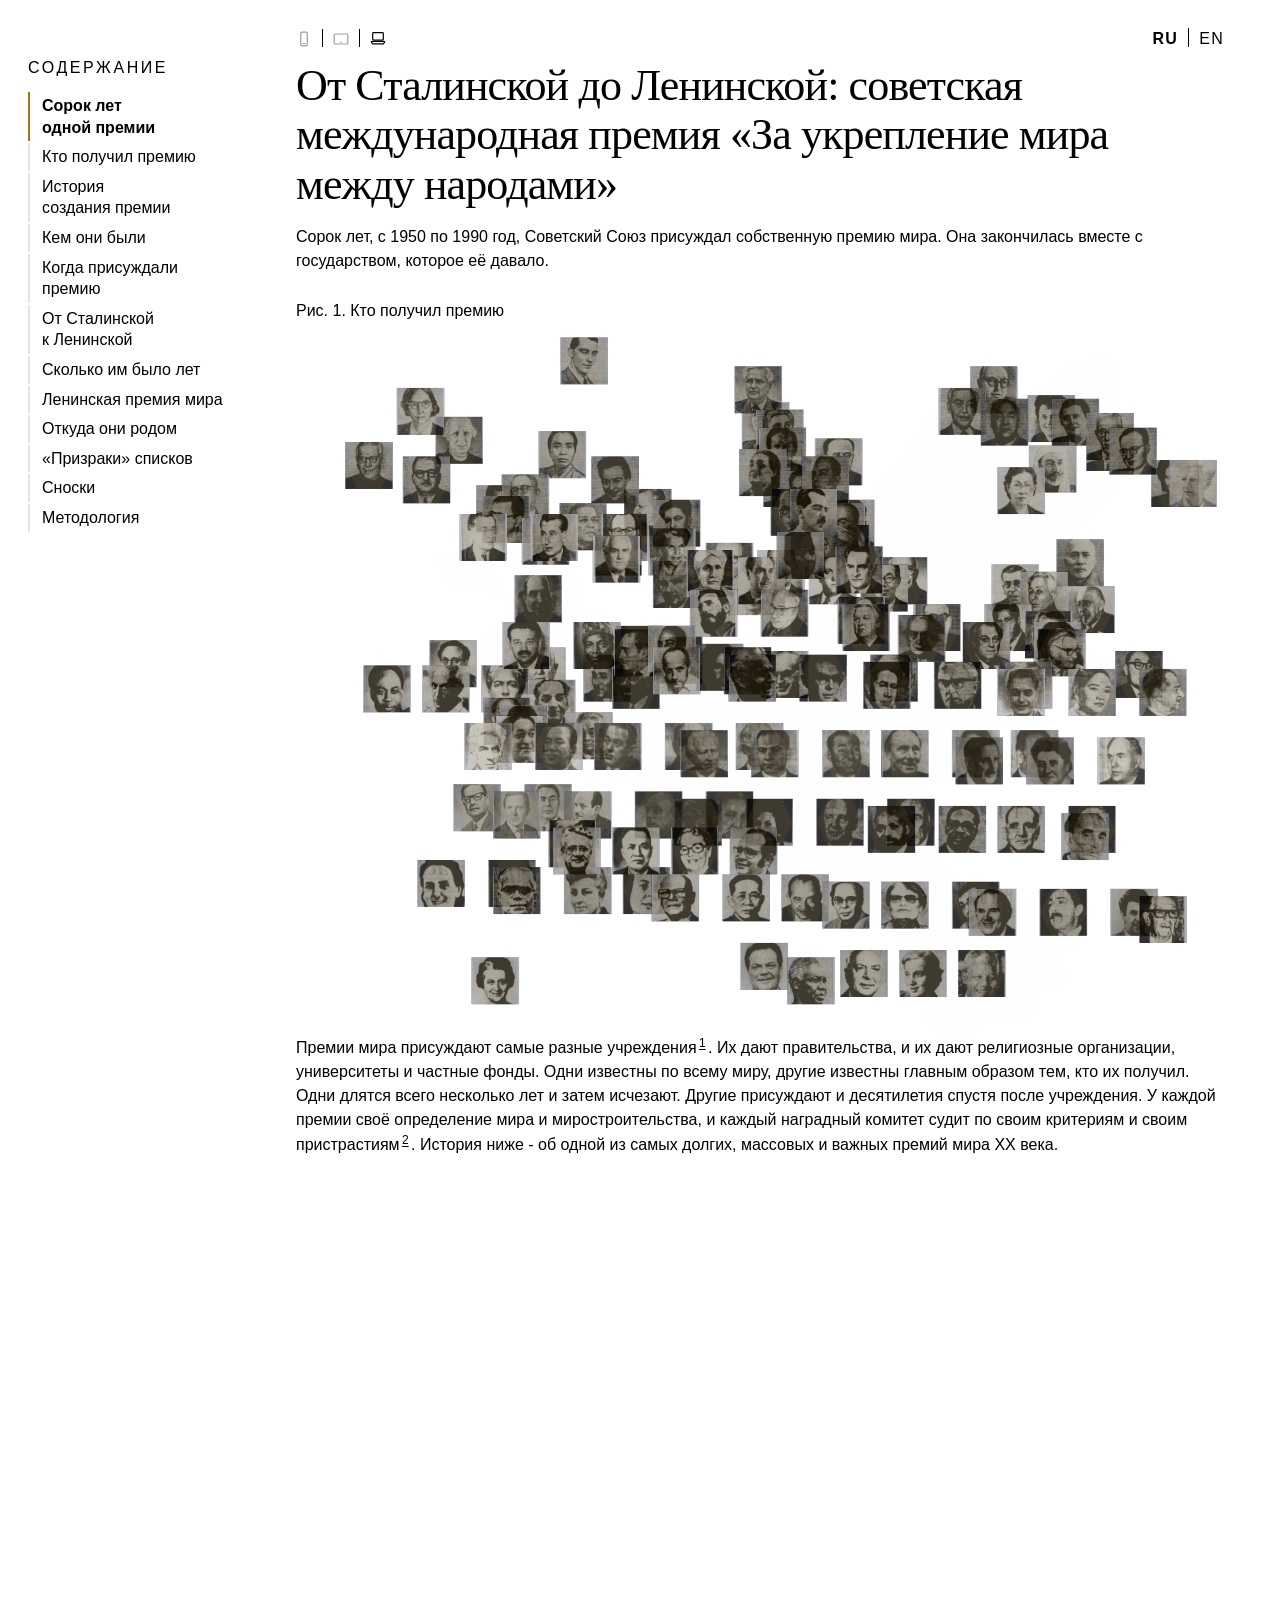
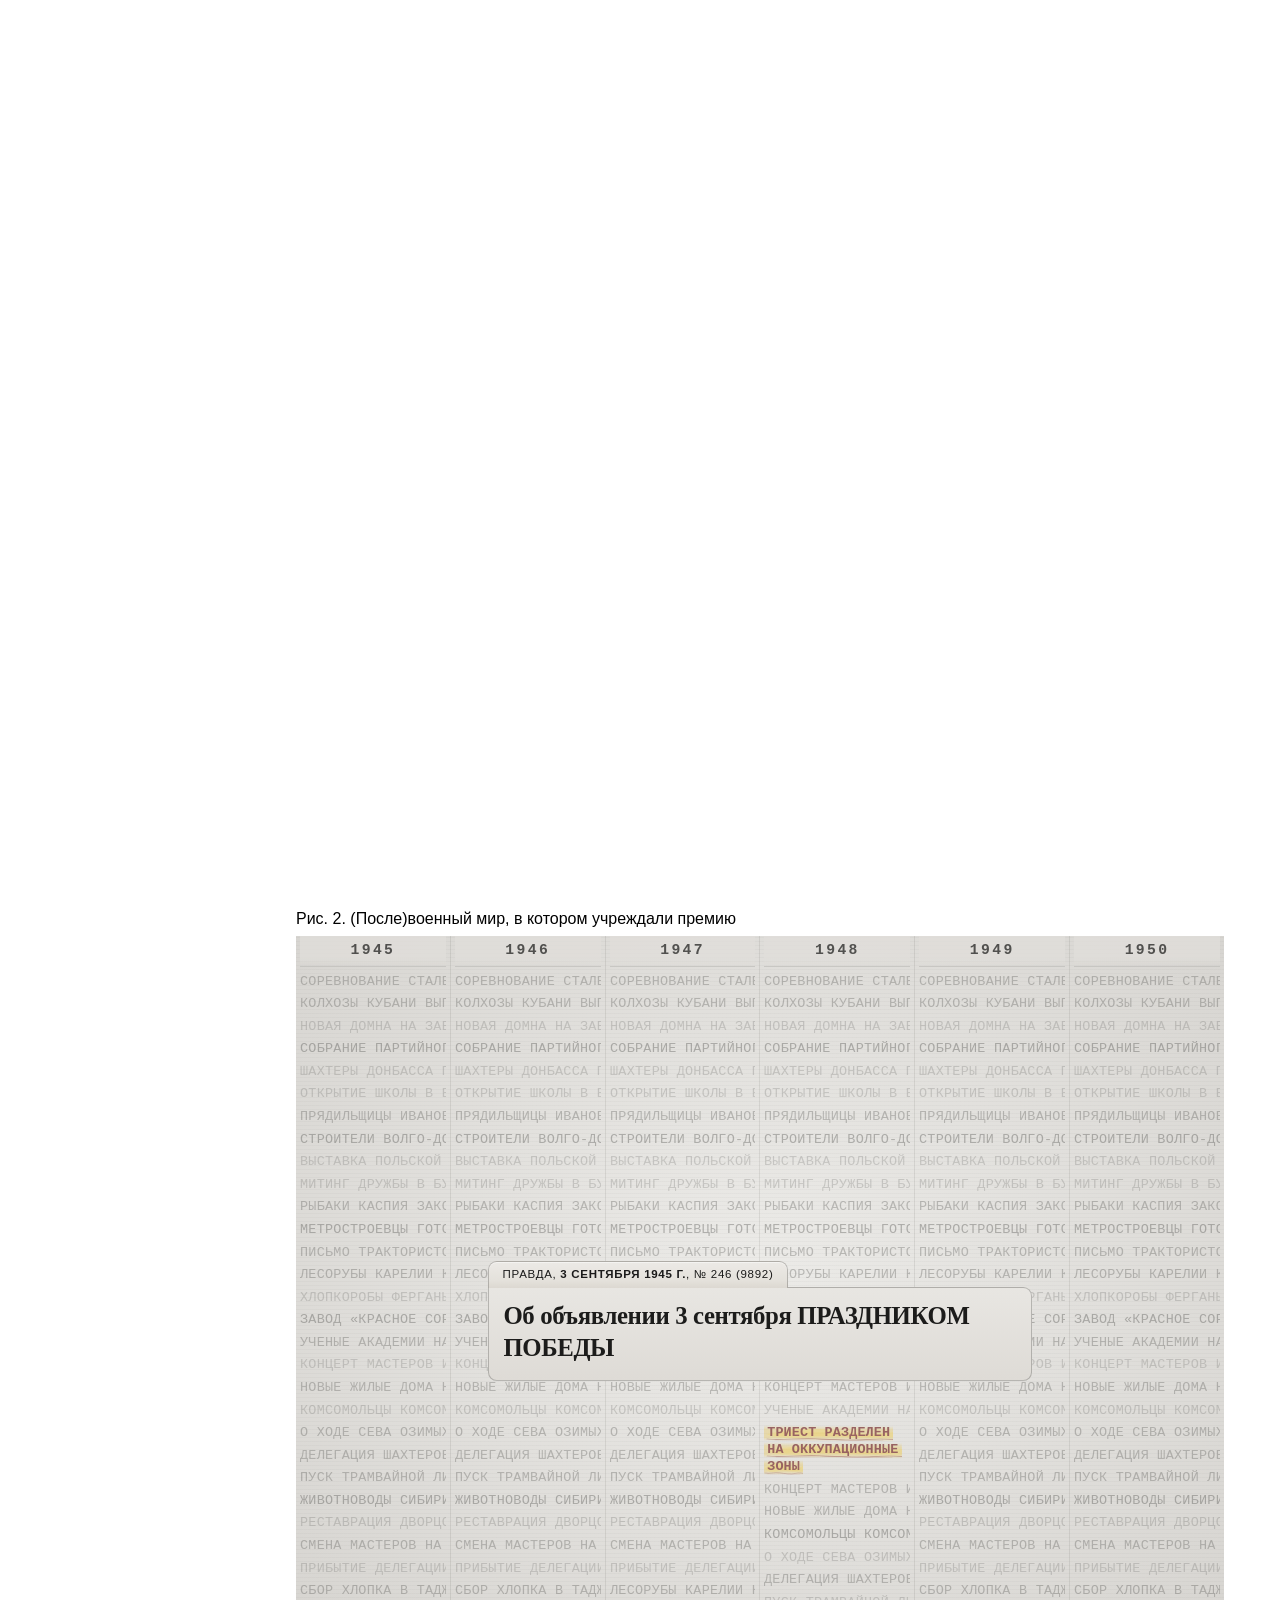
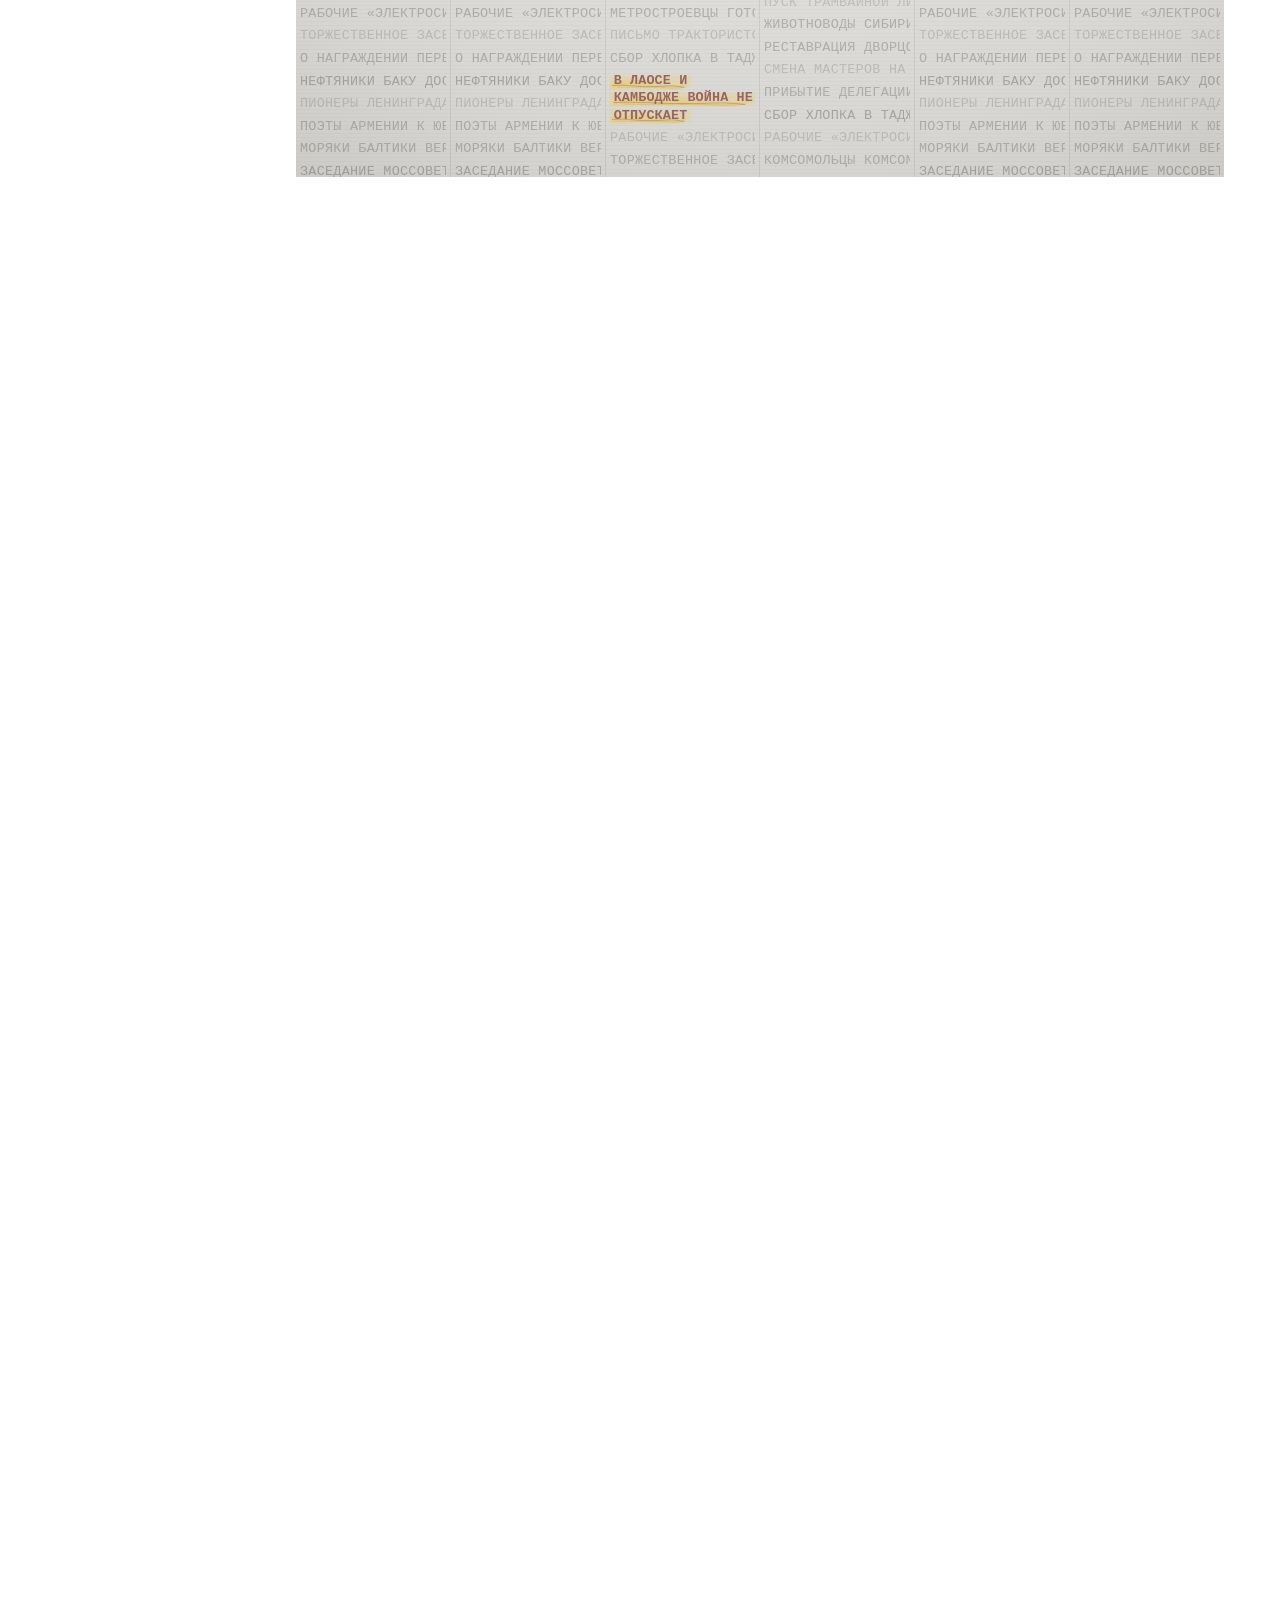
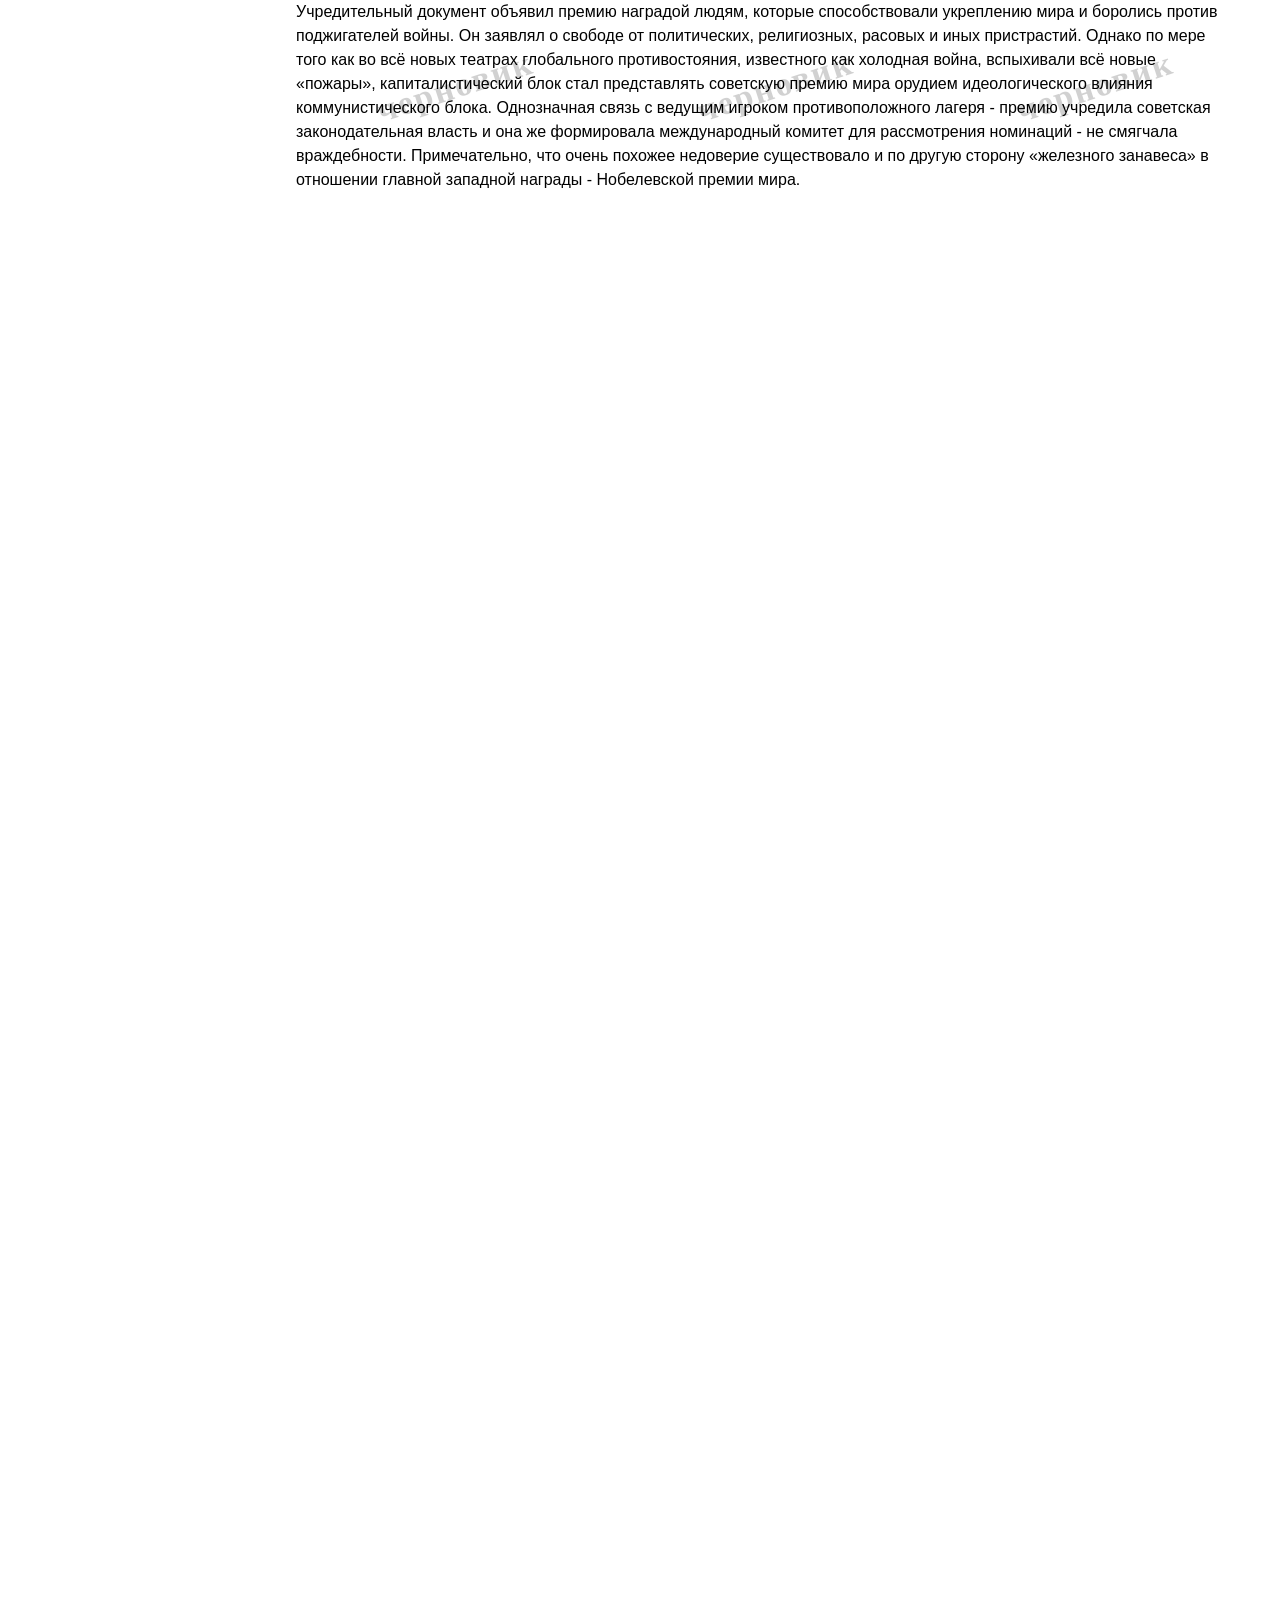
<file: index.html>
<!DOCTYPE html>
<html lang="en">
<head>
  <meta charset="utf-8">
  <meta http-equiv="refresh" content="0; url=viz/laureate-clouds.html">
  <link rel="canonical" href="viz/laureate-clouds.html">
  <title>Laureate clouds</title>
  <script>
    location.replace("viz/laureate-clouds.html" + location.search + location.hash);
  </script>
</head>
<body>
  <p><a href="viz/laureate-clouds.html">Open the visualization</a></p>
</body>
</html>
</file>
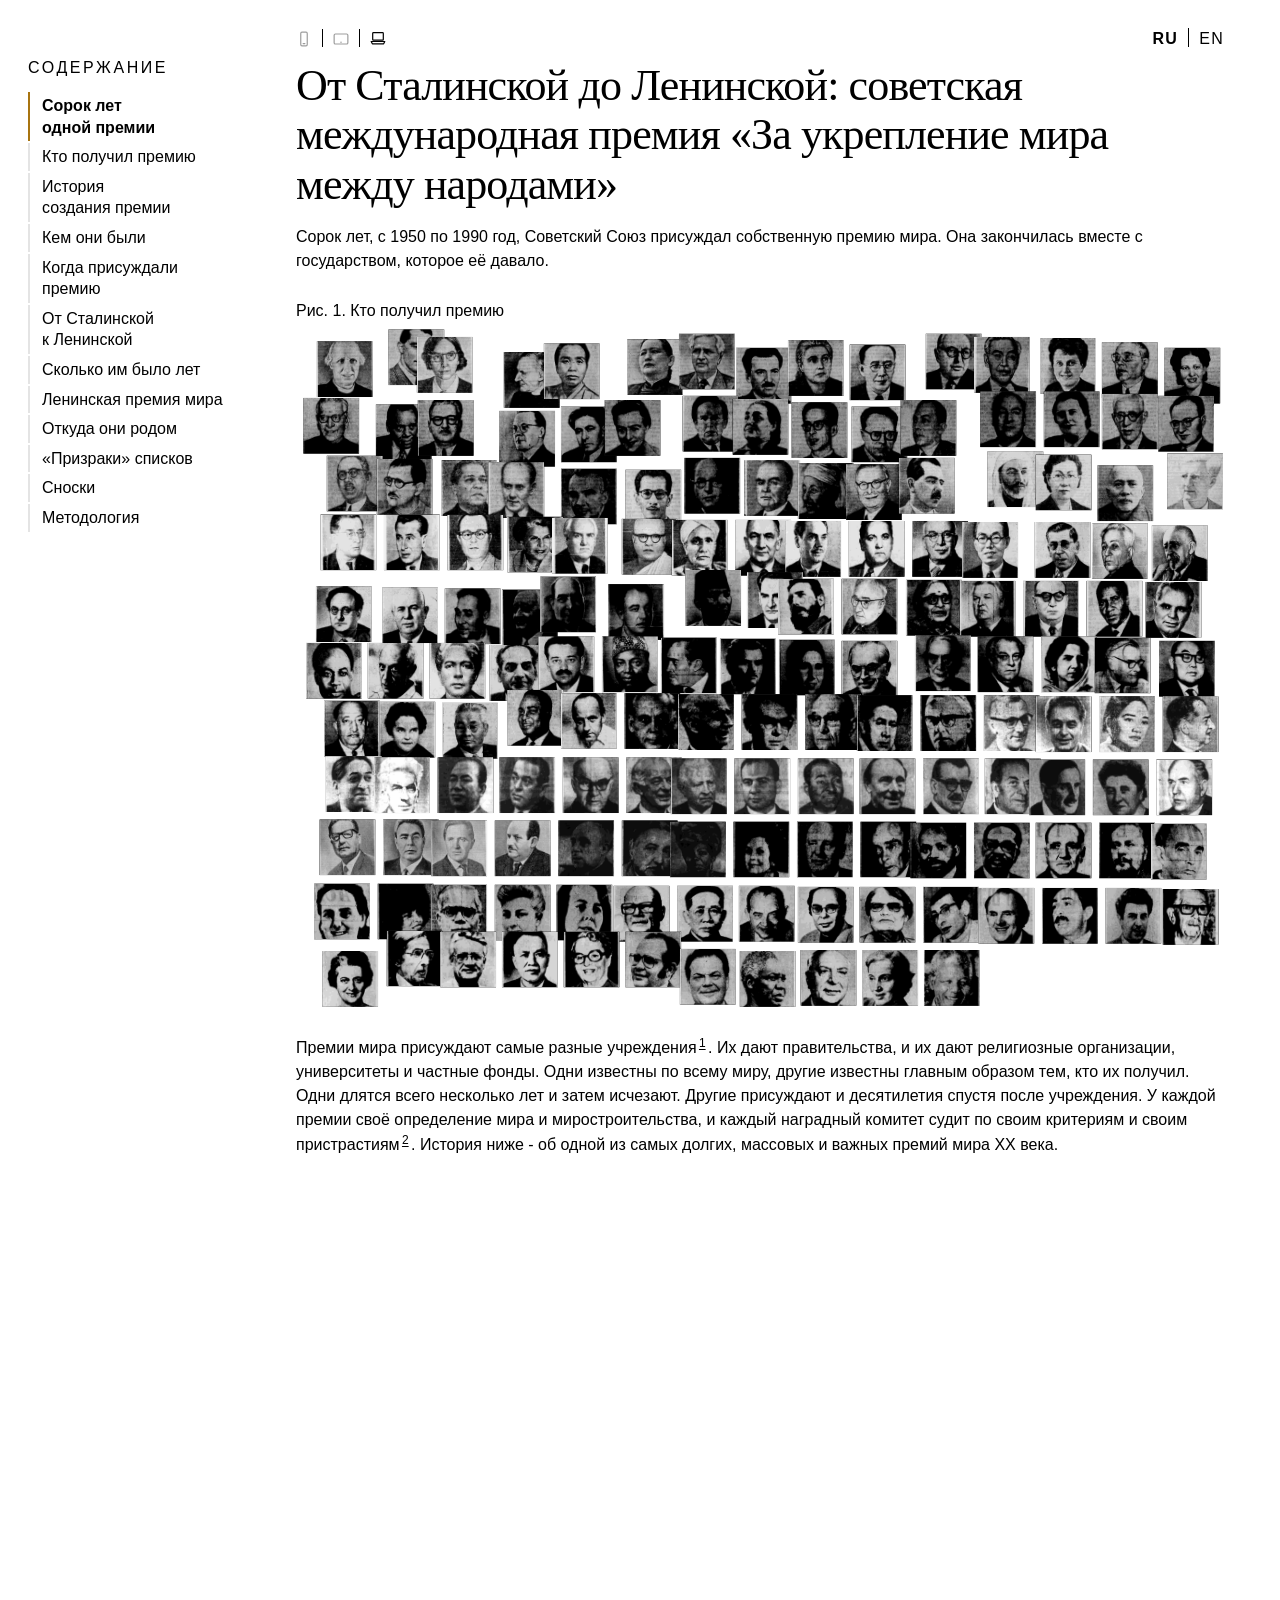
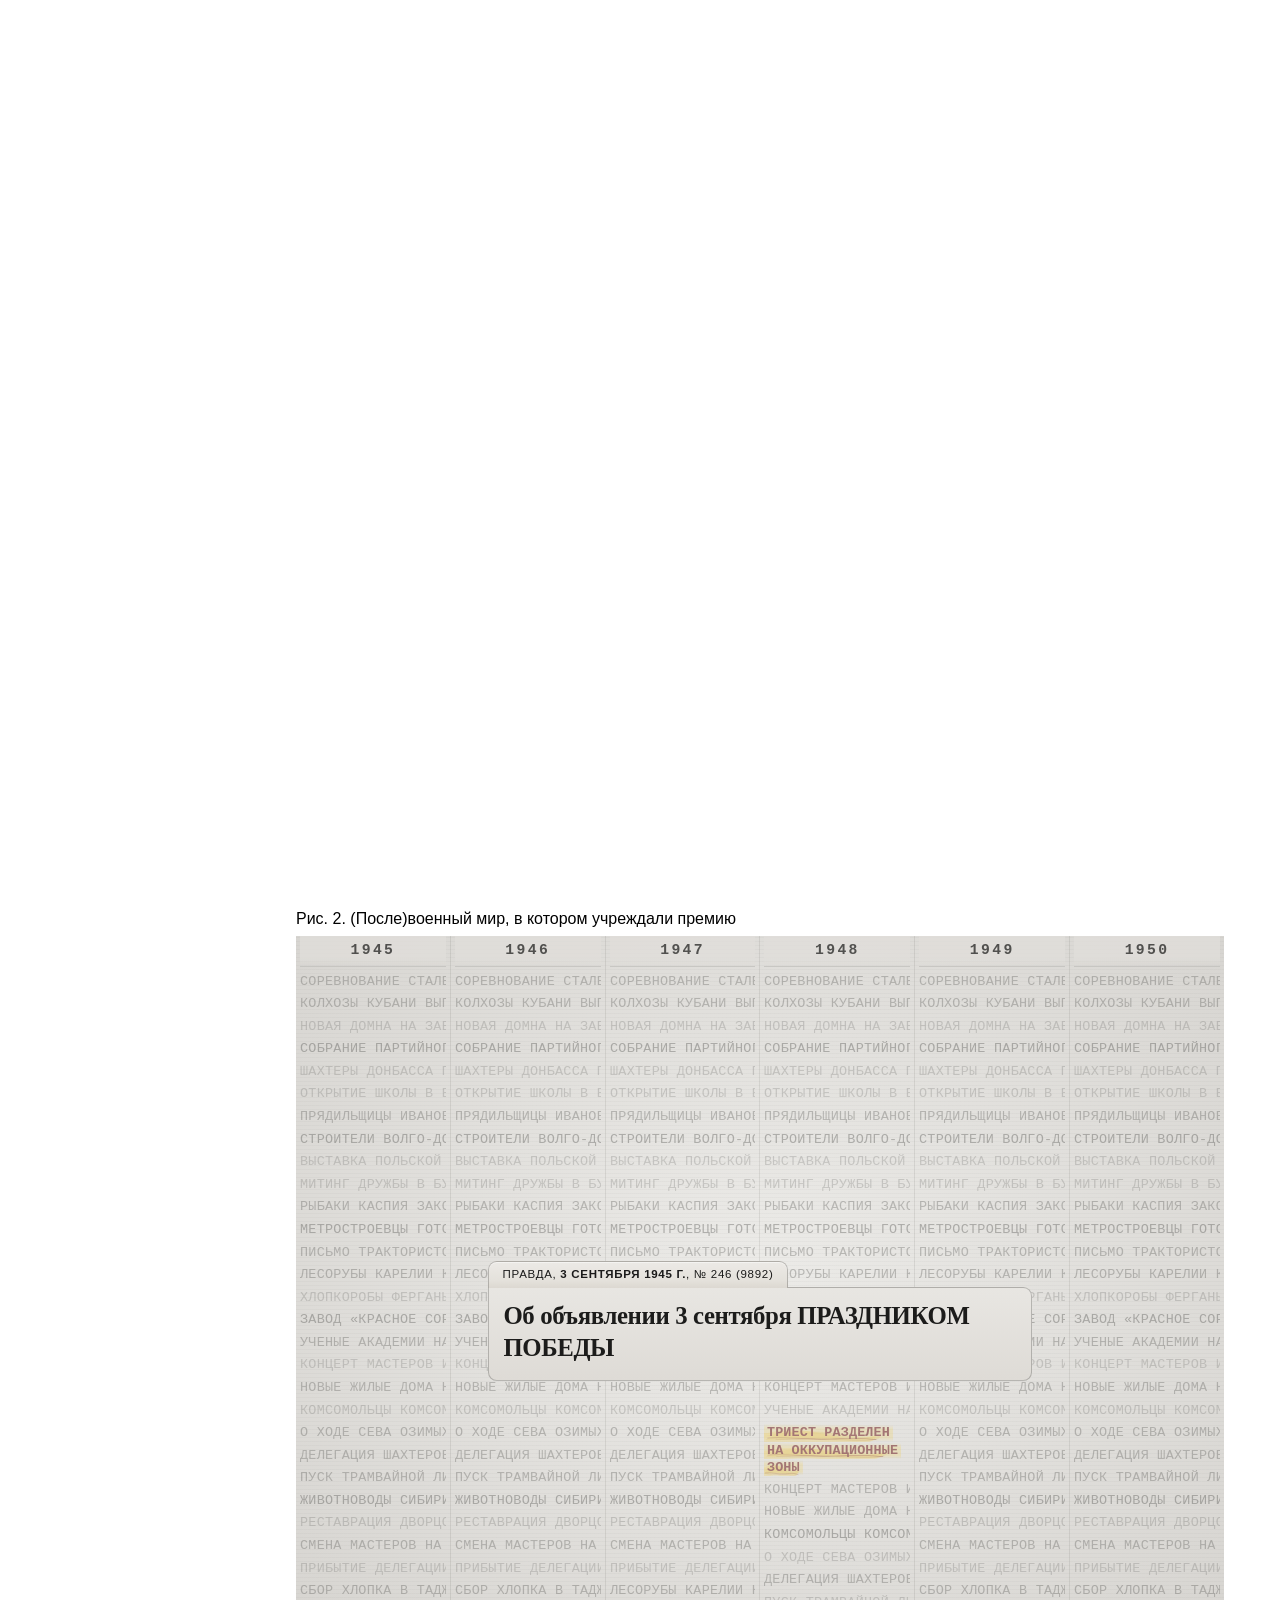
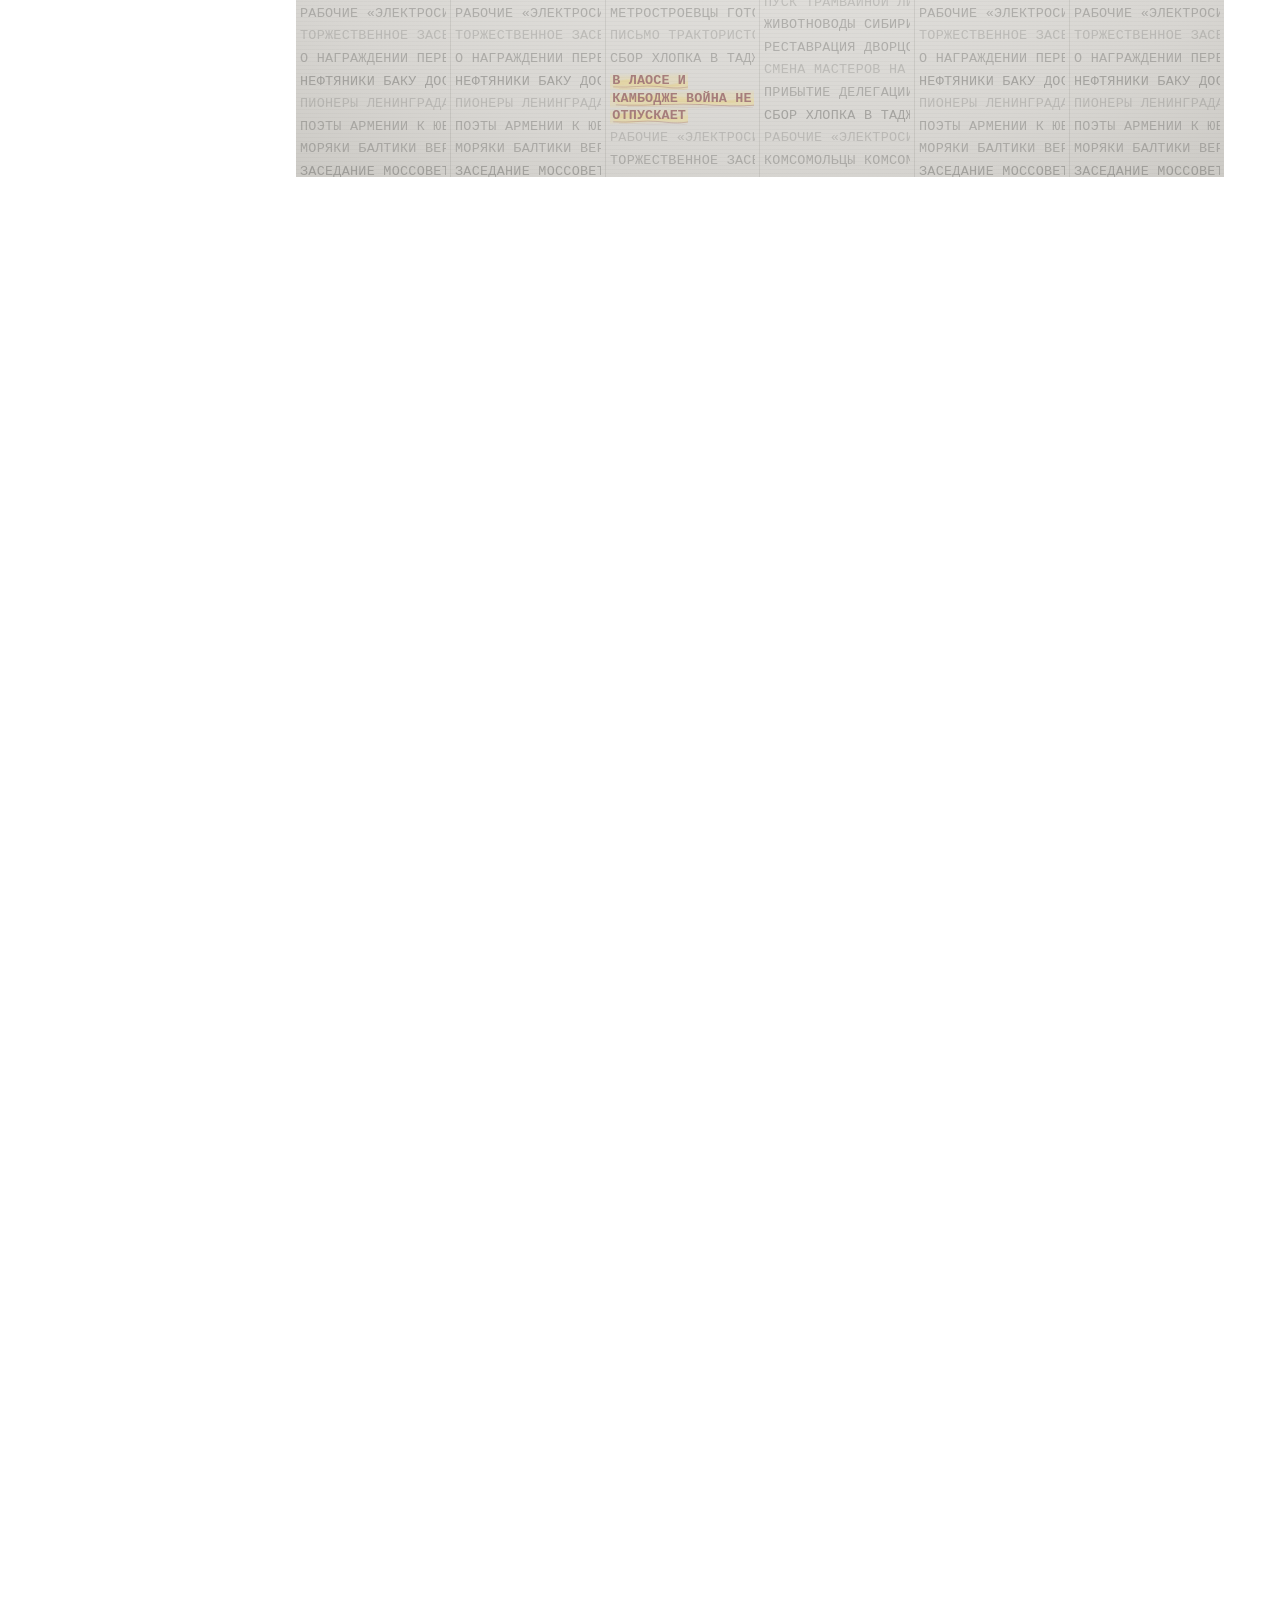
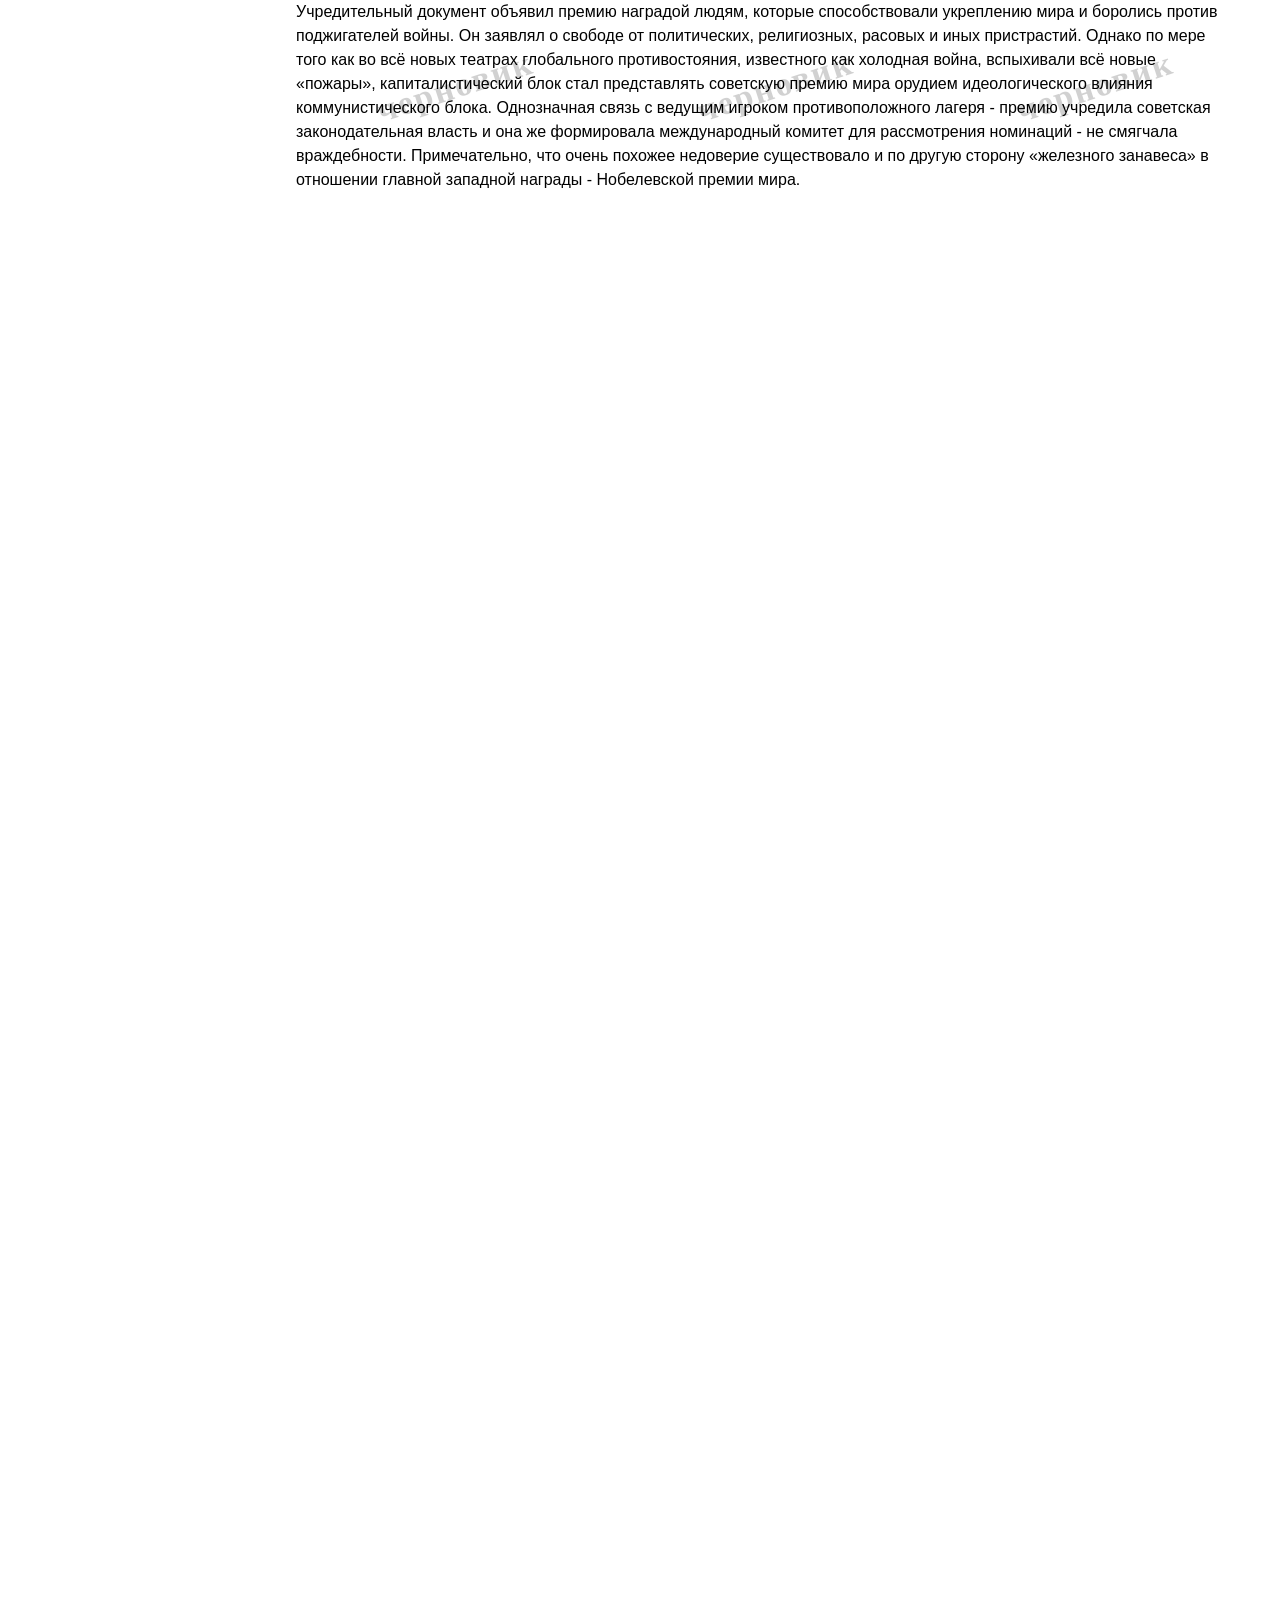
<file: viz/laureate-clouds.html>
<!DOCTYPE html>
<html lang="ru">
<head>
  <meta charset="utf-8">
  <meta name="viewport" content="width=device-width, initial-scale=1">
  <script>
    (function () {
      var display = "laptop";
      try {
        var query = new URLSearchParams(location.search).get("display");
        if (query === "phone" || query === "tablet" || query === "laptop") display = query;
        else {
          var saved = localStorage.getItem("laureates-display");
          if (saved === "phone" || saved === "tablet" || saved === "laptop") display = saved;
        }
      } catch (err) {}
      document.documentElement.setAttribute("data-display", display);
      if (!window.matchMedia("(prefers-reduced-motion: reduce)").matches) {
        document.documentElement.classList.add("js-enter");
      }
      var hero = "dove";
      try {
        var heroQuery = new URLSearchParams(location.search).get("hero");
        if (heroQuery === "wall" || heroQuery === "hex" || heroQuery === "dove") hero = heroQuery;
        else {
          var heroSaved = localStorage.getItem("laureates-hero-mode");
          if (heroSaved === "wall" || heroSaved === "hex" || heroSaved === "dove") hero = heroSaved;
        }
      } catch (err) {}
      document.documentElement.setAttribute("data-hero-mode", hero);
      document.documentElement.setAttribute("data-years-mode", "stretched");
      try {
        localStorage.setItem("laureates-years-mode", "stretched");
        var yearsUrl = new URL(location.href);
        if (yearsUrl.searchParams.has("years")) {
          yearsUrl.searchParams.delete("years");
          history.replaceState(null, "", yearsUrl);
        }
      } catch (err) {}
      try {
        if (sessionStorage.getItem("laureates-dev-plain") !== "0") {
          document.documentElement.setAttribute("data-dev-plain", "");
        }
      } catch (err) {
        document.documentElement.setAttribute("data-dev-plain", "");
      }
      try {
        if (sessionStorage.getItem("laureates-dev-hide-tech") !== "0") {
          document.documentElement.setAttribute("data-dev-hide-tech", "");
        }
      } catch (err) {
        document.documentElement.setAttribute("data-dev-hide-tech", "");
      }
    })();
  </script>
  <title>From the Stalin Prize to the Lenin Prize: the Soviet international prize for strengthening peace among the peoples</title>
  <link rel="stylesheet" href="css/base.css">
  <link rel="stylesheet" href="css/chrome.css">
  <link rel="stylesheet" href="sections/press/press.css">
  <link rel="stylesheet" href="sections/decree/decree.css">
  <link rel="stylesheet" href="sections/footnotes/footnotes.css">
  <link rel="stylesheet" href="css/sections.css">
  <link rel="stylesheet" href="sections/hero/hero.css">
  <link rel="stylesheet" href="sections/occupations/occupations.css">
  <link rel="stylesheet" href="sections/occupations/occupations-chord.css">
  <link rel="stylesheet" href="sections/years/years.css">
  <link rel="stylesheet" href="css/world.css">
  <link rel="stylesheet" href="css/charts.css">
  <link rel="stylesheet" href="sections/ages/ages.css">
  <link rel="stylesheet" href="sections/map/map.css">
  <link rel="stylesheet" href="sections/map/map-squares.css">
  <link rel="stylesheet" href="sections/tip/tip.css">
  <link rel="stylesheet" href="sections/ghosts/ghosts.css">
  <link rel="stylesheet" href="sections/method/method.css">
  <link rel="stylesheet" href="sections/toc/toc.css">
</head>
<body>
  <div class="layout">
  <p class="section-mark" id="section-mark" aria-hidden="true"></p>
  <div class="toc-rail">
    <nav class="toc" id="toc" aria-labelledby="toc-label">
      <p class="toc-label" id="toc-label" data-i18n="tocLabel">Contents</p>
      <ol>
        <li><a href="#opening" data-i18n="tocOpening">Forty years of one prize</a></li>
        <li><a href="#all" data-i18n="hAll">Who received the prize</a></li>
        <li><a href="#prize" data-i18n="tocPrize">How the prize was founded</a></li>
        <li><a href="#occupation" data-i18n="hOcc">Who they were</a></li>
        <li><a href="#years" data-i18n="hYear">When it was awarded</a></li>
        <li><a href="#decree-1956" data-i18n="tocRename">From Stalin to Lenin</a></li>
        <li><a href="#ages" data-i18n="hAge">How old they were</a></li>
        <li><a href="#decree-1989" data-i18n="tocRename1989">The Lenin Peace Prize</a></li>
        <li><a href="#births" data-i18n="hMap">Where they came from</a></li>
        <li><a href="#ghosts" data-i18n="tocGhost">Ghost winners</a></li>
        <li><a href="#footnotes" data-i18n="fnListTitle">Footnotes</a></li>
        <li><a href="#method" data-i18n="methTitle">Methodology</a></li>
      </ol>
    </nav>
  </div>
  <div class="shell">
  <div class="wrap">
    <div class="mast">
      <nav class="display" id="display">
        <button type="button" data-set-display="phone" aria-label="Phone">
          <svg viewBox="0 0 16 16" aria-hidden="true">
            <rect x="4.75" y="1.15" width="6.5" height="13.7" rx="1.25" fill="none" stroke="currentColor" stroke-width="1.2"/>
            <path d="M7.15 12.55h1.7" stroke="currentColor" stroke-width="1.2" stroke-linecap="round"/>
          </svg>
        </button>
        <button type="button" data-set-display="tablet" aria-label="Tablet">
          <svg viewBox="0 0 16 16" aria-hidden="true">
            <rect x="1.15" y="3" width="13.7" height="10" rx="1.25" fill="none" stroke="currentColor" stroke-width="1.2"/>
            <path d="M8 11.15h0.01" stroke="currentColor" stroke-width="1.5" stroke-linecap="round"/>
          </svg>
        </button>
        <button type="button" data-set-display="laptop" aria-label="Laptop">
          <svg viewBox="0 0 16 16" aria-hidden="true">
            <rect x="2.7" y="1.7" width="10.6" height="7.5" rx="0.7" fill="none" stroke="currentColor" stroke-width="1.2"/>
            <path d="M1.2 10.5h13.6l-1.15 2.35H2.35z" fill="none" stroke="currentColor" stroke-width="1.2" stroke-linejoin="round"/>
          </svg>
        </button>
      </nav>
      <nav class="lang" id="lang">
        <button type="button" data-set-lang="ru">RU</button>
        <button type="button" data-set-lang="en">EN</button>
      </nav>
    </div>
    <h1 id="opening" data-i18n="h1">From the Stalin Prize to the Lenin Prize: the Soviet international prize for strengthening peace among the peoples</h1>
      <p class="opener" data-i18n="opener">For forty years, from 1950 to 1990, the Soviet Union awarded a peace prize of its own. It ended with the state that gave it.</p>
    <section class="hero-scroll" id="all">
      <div class="hero-track" id="hero-track">
        <div class="hero-pin" id="hero-pin">
          <div class="hero-chart" id="hero-chart">
            <header class="figcap">
              <h2><span class="fig-no" data-i18n="n1">Fig. 1.</span> <span data-i18n="capAll">Who received the prize</span></h2>
            </header>
            <div class="stage" id="hero"></div>
          </div>
          <p class="intro" data-i18n="intro" data-i18n-html>Peace prizes are awarded by many kinds of institutions<sup class="fn"><button type="button" class="fn-ref" id="fnref-1" data-fn="1">1</button></sup>. Governments give them, and so do religious organizations, universities, and private foundations. Some are known around the world, and some are known mainly to the people who receive them. Some last only a few years and then disappear. Others are still awarded decades after they were founded. Each prize works from its own definition of peace and of peacebuilding, and each awarding committee judges by its own standards and its own biases<sup class="fn"><button type="button" class="fn-ref" id="fnref-2" data-fn="2">2</button></sup>. The story below is about one of the longest, most mass-scale, and most important peace prizes of the twentieth century.</p>
        </div>
      </div>
    </section>
    <section class="press-scroll" id="prize">
      <div class="press-pin" id="press-pin">
        <header class="figcap">
          <h2><span class="fig-no" data-i18n="n2">Fig. 2.</span> <span data-i18n="capPress">The (post)war world the prize was founded in</span></h2>
        </header>
        <div class="press-band">
          <div class="press-frame" id="press-frame">
            <div class="press-rain" id="press-rain" aria-hidden="true"></div>
            <div class="press-reel" id="press-reel">
              <div class="press-stage">
                <div class="press-folder">
                  <p class="press-issue" id="press-issue"></p>
                  <ol class="press-list" id="press-list"></ol>
                </div>
              </div>
            </div>
          </div>
        </div>
      </div>
    </section>
    <figure class="doc" id="decree-1949">
      <blockquote class="ukaz is-open">
        <div class="ukaz-text">
        <button type="button" class="ukaz-original" id="ukaz-original" aria-expanded="true" aria-controls="ukaz-scan"><svg class="ukaz-lines" viewBox="0 0 16 16" aria-hidden="true"><path d="M2.15 3.7h11.7M2.15 8h11.7M2.15 12.3h7.4" fill="none" stroke="currentColor" stroke-width="1.35" stroke-linecap="round"/></svg><svg class="ukaz-glass" viewBox="0 0 16 16" aria-hidden="true"><rect x="1.35" y="2.15" width="9.1" height="6.35" fill="none" stroke="currentColor" stroke-width="1.35"/><path d="M9.15 7.7L13.15 12.55" fill="none" stroke="currentColor" stroke-width="1.35" stroke-linecap="round"/></svg><span class="ukaz-original-label">See the transcription</span></button>
        <button type="button" class="ukaz-zoom" id="ukaz-zoom"><span class="ukaz-zoom-label">Whole page</span></button>
        <div class="ukaz-loupe is-page" id="ukaz-loupe">
          <div class="ukaz-view">
            <div class="ukaz-sheet">
              <img class="ukaz-scan" id="ukaz-scan" src="../figures/pravda-1949-355.jpg" width="3680" height="5317" alt="Pravda, 21 December 1949, page 2, with the decree marked in the upper left column." data-i18n-alt="decreeScanAlt">
              <div class="ukaz-annots" id="ukaz-annots" hidden></div>
            </div>
            <button type="button" class="ukaz-side" id="ukaz-side" aria-pressed="false" aria-label="Enlarge the decree"></button>
          </div>
          <div class="ukaz-mark" id="ukaz-mark" aria-hidden="true"></div>
          <div class="ukaz-lens" id="ukaz-lens" aria-hidden="true"></div>
        </div>
        <div class="ukaz-copy" data-i18n="decree" data-i18n-html>
        <header class="ukaz-head">
          <p class="ukaz-kicker">Decree</p>
          <p>of the Presidium of the Supreme Soviet of the USSR</p>
          <p>On the establishment of the international</p>
          <p>Stalin Prizes</p>
          <p>"For strengthening peace among the peoples"</p>
        </header>
        <div class="ukaz-body">
          <p>1. Establish the international Stalin Prizes "For strengthening peace among the peoples."</p>
          <p>The prizes are awarded to citizens of any country in the world, regardless of political, religious, and racial differences, for outstanding service in the struggle against the instigators of war and for the strengthening of peace.</p>
          <p>2. Establish that persons awarded the international Stalin Prize receive:</p>
          <ul class="ukaz-items">
            <li>a) a diploma of laureate of the international Stalin Prize;</li>
            <li>b) a gold breast medal with a portrait of J. V. Stalin;</li>
            <li>c) a cash prize of 100,000 rubles.</li>
          </ul>
          <p>3. Establish that the international Stalin Prizes "For strengthening peace among the peoples" are awarded each year, from 5 to 10 prizes, by a special Committee for the International Stalin Prizes, formed by the Presidium of the Supreme Soviet of the USSR from representatives of the democratic forces of various countries of the world.</p>
          <p>4. Award the prizes on the birthday of Joseph Vissarionovich Stalin - 21 December of each year.</p>
          <p>Award the first prizes in 1950.</p>
        </div>
        <footer class="ukaz-signoff">
          <p class="ukaz-sign">Chairman of the Presidium of the Supreme Soviet of the USSR <span class="ukaz-who">N. SHVERNIK.</span></p>
          <p class="ukaz-sign">Secretary of the Presidium of the Supreme Soviet of the USSR <span class="ukaz-who">A. GORKIN.</span></p>
          <p class="ukaz-place">Moscow, the Kremlin. 20 December 1949.</p>
        </footer>
        </div>
        </div>
      </blockquote>
      <figcaption data-i18n="decreeSource" data-i18n-html>The second page of <em>Pravda</em>, the official newspaper of the Soviet Communist Party - an issue devoted to the 70th anniversary of J. Stalin, with the printed decree establishing the Soviet peace prize.<sup class="fn"><button type="button" class="fn-ref" id="fnref-8" data-fn="8">8</button></sup></figcaption>
    </figure>
    <div class="hook" data-i18n="hook" data-i18n-html>
      <p>The International Lenin Prize for Strengthening Peace Among Peoples (until 1955: International Stalin Prize for Strengthening Peace Among Peoples) was established on December 20, 1949, by the Presidium of the Supreme Soviet of the USSR on the occasion of Joseph Stalin's seventieth birthday. It was awarded annually in Moscow to up to ten people.</p>
      <p>The award was considered the Soviet Union's answer to the Nobel Peace Prize and was bestowed by an international prize committee. Usually, several people were honored at a time. The chairman of the prize committee was the physicist Dmitri Skobelzyn from 1950 to 1973, followed by the oncologist Nikolai Blokhin until 1987, and finally, after the prize was restructured in 1989, the welding engineer Borys Paton.</p>
      <p>In the course of de-Stalinization, the name was changed by decree of the Presidium of the Supreme Soviet on September 6, 1956, to the International Lenin Prize for Strengthening Peace Among Peoples (Russian: Международная Ленинская премия «За укрепление мира между народами»). All previous laureates were asked to return their medals for exchange. Subsequently, the announcement of the laureates no longer took place on Stalin's birthday in December, but usually on May 1.</p>
      <p>On December 11, 1989, the Supreme Soviet reorganized the awarding of the prize. It was to be awarded every two years; the recipient(s) were to be announced on Lenin's birthday, April 22. Only one more prize was awarded under the new rules until the dissolution of the Soviet Union in 1991.</p>
    </div>
    <div class="essay" data-i18n="coldWarEssay" data-i18n-html>
      <p>The prize's founding document declared it to be an award for people who contributed to strengthening peace and fought against warmongers. It claimed to be free from political, religious, racial, or other biases. However, as multiple “fires” kept flaring up across various theaters of the global standoff popularized under the name of the Cold War, the Capitalist bloc came to frame the Soviet peace prize as an instrument of ideological influence from the Communist bloc. Unambiguous affiliation - the Soviet legislative branch established it and selected the international committee to discuss the nominations - with the leading player of the rival camp didn't ease the hostility. Notably, a very similar distrust existed on the other side of the “Iron Curtain” regarding the West’s own premier award, the Nobel Peace Prize.</p>
    </div>

    <section id="occupation">
      <div class="essay" data-i18n="occEssay" data-i18n-html>
        <p>The decree of 1949 assigns the prize to citizens of any country for the struggle against the instigators of war. The clouds show the kind of public life those people brought into the list.</p>
        <p>Of the 161 people with portraits in this telling, 64 are classed as statesmen and 49 as cultural figures. Together they are most of the list. There are 15 scientists, 16 civic leaders, 10 religious figures, and 7 labor-movement figures. Twenty-seven are women. Twelve of the women are in the statesmen cloud, and seven are civic leaders. The cultural cloud holds four women, and so does the scientific cloud. The religious cloud and the labor cloud hold none.</p>
      </div>
      <div class="occ-scrolly" id="occ-scrolly">
        <div class="occ-pin viz" id="occ-pin">
          <header class="figcap" id="occ-main-cap">
            <h2><span class="fig-no" id="occ-fig-no" data-i18n="n3">Fig. 3.</span> <span id="cap-occ" data-i18n="capOccRain">How the award decree introduced them</span></h2>
          </header>
          <div class="occ-scrub" id="occ-scrub" hidden>
            <div class="occ-scrub-bar" aria-hidden="true">
              <div class="occ-scrub-fill"></div>
              <div class="occ-scrub-marks" id="occ-scrub-marks"></div>
            </div>
            <input
              class="occ-scrub-input"
              id="occ-scrub-input"
              type="range"
              min="0"
              max="1000"
              value="0"
              step="1"
              data-i18n-aria="occScrubAria"
              aria-label="Scrub Fig. 3 stages"
            >
          </div>
          <div class="legend" id="occ-legend">
            <span><i class="swatch female"></i> <span data-i18n="female">Female</span></span>
            <span><i class="swatch male"></i> <span data-i18n="male">Male</span></span>
          </div>
          <div class="occ-stage" id="occ-stage">
            <div class="occ-comments" id="occ-comments" aria-live="polite">
              <p class="occ-slip" data-step="1" data-i18n="occStackRain">The decrees were rather compact. “Perfection is achieved, not when there is nothing more to add, but when there is nothing left to take away.”</p>
              <p class="occ-slip" data-step="2" data-i18n="occStackClouds" data-i18n-html>Let’s try to classify them and show them in groups.<sup class="fn"><button type="button" class="fn-ref" id="fnref-5" data-fn="5">5</button></sup></p>
              <p class="occ-slip" data-step="3" data-i18n="occStackChord" data-i18n-html>Still, for 41% of laureates one class is not enough.<sup class="fn"><button type="button" class="fn-ref" id="fnref-6" data-fn="6">6</button></sup></p>
              <p class="occ-slip" data-step="4" data-i18n="occStackTriple">Two laureates have three classes at once. That is hard to show visually, but they are scientists, state, public, and cultural figures.</p>
              <p class="occ-slip" data-step="5" data-i18n="occStackCivic">At the same time, 61 of those 66 multi-class people are also “civic leaders” - the label added most often. Bureaucratic decree language probably cannot hold a life story.</p>
            </div>
            <div class="occ-rain-block" id="occ-rain-block">
              <header class="figcap" id="occ-rain-cap">
                <h2><span class="fig-no" data-i18n="n3">Fig. 3.</span> <span data-i18n="capOccRain">How the award decree introduced them</span></h2>
              </header>
              <div class="occ-rain" id="occ-rain" aria-hidden="true"></div>
            </div>
            <div class="occ-fig3-block" id="occ-fig3-block">
              <div class="clouds" id="clouds"></div>
            </div>
            <div class="occ-chord-block" id="occ-chord-block">
              <header class="figcap" id="occ-chord-cap">
                <h2><span class="fig-no" data-i18n="n3b">Fig. 3b.</span> <span data-i18n="capOccChord">Winners are many-sided</span></h2>
              </header>
              <div id="occ-chord"></div>
            </div>
          </div>
          <p class="source chart-tech" id="src-occ" data-i18n="srcOcc">One main class per person. Women sit nearer the center of their cloud.</p>
          <p class="lead" id="occ-chord-note" hidden></p>
          <p class="source chart-tech" id="src-occ-chord" data-i18n="srcOccChord">Stems hold people Pravda placed in two classes.</p>
        </div>
        <div class="occ-steps" id="occ-steps" aria-hidden="true">
          <div class="occ-step" data-step="rain"></div>
          <div class="occ-step" data-step="clouds"></div>
          <div class="occ-step" data-step="chord"></div>
          <div class="occ-step" data-step="triple"></div>
          <div class="occ-step" data-step="civic"></div>
        </div>
      </div>
    </section>

    <section id="years">
      <div class="essay" data-i18n="yearEssay" data-i18n-html>
        <p>The decree of 1949 promised five to ten prizes a year. The columns keep that promise only at the start.</p>
        <p>From 1950 through 1955 there are six full years and 45 people. The shortest of those columns has six, and in 1953 the column reaches ten, the ceiling the decree set for itself. From 1956 the prize goes on, but the columns sit lower, often at four or five, and from the late 1960s a cohort often covers two years. The span 1980-1982 covers three. There are twenty-nine cohorts in all. One of them, 1990, is a single person. The list has no cohort of its own for 1987, 1988, or 1989 in the portrait charts.</p>
        <p>Women are in the prize from the first year: three of the seven in 1950. After that, whole years pass without them. They stand thickest in the 1977-1978 cohort, four of six. Among the Stalin-year laureates, 10 of 45 are women. Among the later laureates with portraits, 17 of 116.</p>
      </div>
      <div class="years-scrolly" id="years-scrolly">
        <div class="years-pin" id="years-pin">
          <p class="tally" id="year-tally"></p>
          <p class="lead" id="year-lead"></p>
          <header class="figcap">
            <h2><span class="fig-no" data-i18n="n4">Fig. 4.</span> <span id="cap-year" data-i18n="capYear">In which years were they awarded?</span></h2>
          </header>
          <div class="legend" id="year-legend"></div>
          <div class="chart" id="year-chart"></div>
          <p class="source chart-tech" id="year-source" data-i18n="srcYearSpan">Multi-year cohorts stretch across the years named in the decree; the hatch marks those spans. Single-year prizes stay one square. Women stay at the foot of the stack. Source: laureates.csv.</p>
        </div>
        <div class="years-steps" id="years-steps" aria-hidden="true">
          <div class="years-step" data-step="mid"></div>
          <div class="years-step" data-step="span"></div>
        </div>
      </div>
      <figure id="announce">
        <header class="figcap">
          <h2><span class="fig-no" data-i18n="n4a">Fig. 4a.</span> <span id="cap-announce" data-i18n="capAnnounce">When was each prize announced?</span><sup class="fn"><button type="button" class="fn-ref" id="fnref-9" data-fn="9">9</button></sup></h2>
        </header>
        <div class="legend" id="announce-legend"></div>
        <div class="chart" id="announce-chart"></div>
        <p class="source chart-tech" id="announce-source" data-i18n="srcAnnounce">Top rail: year or span named in the decree. Bottom rail: announcement day. A ribbon joins the two; diamond size is the number of people in that announcement. Source: laureates.csv.</p>
      </figure>
    </section>

    <section id="decree-1956">
      <div class="essay" data-i18n="renameEssay" data-i18n-html>
        <p>On the chart, 1956 is not an empty year. That cohort has seven people with portraits, and the list already counts them as Lenin laureates. Between Stalin’s death and the renaming there are about three years of <em>Pravda</em> - on the order of a thousand issues. The carousel opens on the death announcement and then on ordinary front pages of a party struggle already under way: a crisis of leadership, and conflicting views and strategic plans in politics and the economy. The pattern is familiar - not a repeat, but a rhyme: like the Second Triumvirate after Caesar’s death (Octavian, Antony, Lepidus), or the Thermidorian Reaction in France after Robespierre’s execution. History doesn't repeat itself, but it often rhymes. Most of that carousel is noise for this story. Two frames matter: on 2 July 1956 the paper prints the Central Committee resolution “On overcoming the cult of personality and its consequences”; in September the prize changes its name, and the portrait on the medal.</p>
        <p>The renaming decree is dated 6 September 1956. It does not found a new prize, and it does not close the old one. The first sentence explains the renaming by the wishes of the committees. The sum does not change: still 100,000 rubles. Point 3 extends to the laureates of 1950-1955 only the diploma and the medal, subparagraphs (a) and (b), and does not extend the cash. Those earlier laureates, as the text above has already said, were asked to hand the medal back for exchange: the old one bears Stalin, the new one bears Lenin. The decree still says each year, and up to ten. No column after 1953 reaches ten.</p>
      </div>
      <figure class="doc" id="destalin-fig">
        <header class="figcap">
          <h2><span class="fig-no" data-i18n="n5">Fig. 5.</span> <span data-i18n="capDestalin">From the Stalin Prize to the Lenin Prize in Pravda</span></h2>
        </header>
        <div class="destalin" id="destalin" data-i18n-aria="destalinLabel" aria-label="De-Stalinization in Pravda, 1953-1956">
          <div class="destalin-stage" id="destalin-stage">
            <div class="destalin-rush" id="destalin-rush" aria-hidden="true">
              <div class="destalin-rush-strip" id="destalin-rush-strip"></div>
            </div>
            <div class="destalin-carousel" id="destalin-carousel">
              <article class="destalin-panel is-stop" id="destalin-death" data-destalin="death">
                <div class="destalin-page destalin-page-ukaz">
                  <blockquote class="ukaz is-open">
                    <div class="ukaz-text">
                      <button type="button" class="ukaz-zoom" data-i18n-aria="decreePage" aria-label="Whole page"><span class="ukaz-zoom-label">Whole page</span></button>
                      <div class="ukaz-loupe is-page" id="ukaz-loupe-death">
                        <div class="ukaz-view">
                          <div class="ukaz-sheet">
                            <img class="ukaz-scan" src="../figures/pravda-1953-065.jpg" width="1823" height="2653" alt="Pravda, 6 March 1953, page 1, announcing the death of J. V. Stalin." data-i18n-alt="destalinDeathScanAlt">
                            <div class="ukaz-annots" id="ukaz-annots-death" hidden></div>
                          </div>
                          <button type="button" class="ukaz-side" aria-pressed="false" data-i18n-aria="destalinDeathSide" aria-label="Enlarge the death announcement"></button>
                        </div>
                        <div class="ukaz-mark" aria-hidden="true"></div>
                        <div class="ukaz-lens" aria-hidden="true"></div>
                      </div>
                    </div>
                  </blockquote>
                </div>
                <p class="source" data-i18n="destalinDeathSource" data-i18n-html>Front page of <em>Pravda</em> announcing the death of J. V. Stalin, including the medical report. <a href="https://archive.org/details/195365_1389" title="Pravda, 6 March 1953, no. 65 (12633), page 1">Scan of the issue</a>.</p>
              </article>
              <article class="destalin-panel is-stop" id="destalin-1953-191" data-destalin="1953-191">
                <div class="destalin-page destalin-page-ukaz">
                  <blockquote class="ukaz is-open">
                    <div class="ukaz-text">
                      <button type="button" class="ukaz-zoom" data-i18n-aria="decreePage" aria-label="Whole page"><span class="ukaz-zoom-label">Whole page</span></button>
                      <div class="ukaz-loupe is-page" id="ukaz-loupe-beria">
                        <div class="ukaz-view">
                          <div class="ukaz-sheet">
                            <img class="ukaz-scan" src="../figures/pravda-1953-191.jpg" width="1840" height="2669" alt="Pravda, 10 July 1953, page 1, with the report on Beria’s removal." data-i18n-alt="destalin1953191ScanAlt">
                            <div class="ukaz-annots" id="ukaz-annots-beria" hidden></div>
                          </div>
                          <button type="button" class="ukaz-side" aria-pressed="false" data-i18n-aria="destalinBeriaSide" aria-label="Enlarge the Beria report"></button>
                        </div>
                        <div class="ukaz-mark" aria-hidden="true"></div>
                        <div class="ukaz-lens" aria-hidden="true"></div>
                      </div>
                    </div>
                  </blockquote>
                </div>
                <p class="source" data-i18n="destalin1953191Source" data-i18n-html>Front page of <em>Pravda</em> with the Central Committee report and the Presidium decree removing L. P. Beria. <a href="https://archive.org/details/1953191_3088" title="Pravda, 10 July 1953, no. 191 (12759), page 1">Scan of the issue</a>.</p>
              </article>
              <article class="destalin-panel is-stop" id="destalin-1955-040" data-destalin="1955-040">
                <div class="destalin-page destalin-page-ukaz">
                  <blockquote class="ukaz is-open">
                    <div class="ukaz-text">
                      <button type="button" class="ukaz-zoom" data-i18n-aria="decreePage" aria-label="Whole page"><span class="ukaz-zoom-label">Whole page</span></button>
                      <div class="ukaz-loupe is-page" id="ukaz-loupe-malenkov">
                        <div class="ukaz-view">
                          <div class="ukaz-sheet">
                            <img class="ukaz-scan" src="../figures/pravda-1955-040.jpg" width="1830" height="2648" alt="Pravda, 9 February 1955, page 1, with Malenkov’s resignation from the Council of Ministers." data-i18n-alt="destalin1955040ScanAlt">
                            <div class="ukaz-annots" id="ukaz-annots-malenkov" hidden></div>
                          </div>
                          <button type="button" class="ukaz-side" aria-pressed="false" data-i18n-aria="destalinMalenkovSide" aria-label="Enlarge the Malenkov resignation"></button>
                        </div>
                        <div class="ukaz-mark" aria-hidden="true"></div>
                        <div class="ukaz-lens" aria-hidden="true"></div>
                      </div>
                    </div>
                  </blockquote>
                </div>
                <p class="source" data-i18n="destalin1955040Source" data-i18n-html>Front page of <em>Pravda</em> with the Supreme Soviet session that accepted G. M. Malenkov’s resignation as Chairman of the Council of Ministers. <a href="https://archive.org/details/195540_9158" title="Pravda, 9 February 1955, no. 40 (13338), page 1">Scan of the issue</a>.</p>
              </article>
              <article class="destalin-panel is-stop" id="destalin-cult" data-destalin="cult">
                <div class="destalin-page destalin-page-ukaz">
                  <blockquote class="ukaz is-open">
                    <div class="ukaz-text">
                      <button type="button" class="ukaz-zoom" data-i18n-aria="decreePage" aria-label="Whole page"><span class="ukaz-zoom-label">Whole page</span></button>
                      <div class="ukaz-loupe is-page" id="ukaz-loupe-cult">
                        <div class="ukaz-view">
                          <div class="ukaz-sheet">
                            <img class="ukaz-scan" src="../figures/pravda-1956-184.jpg" width="1817" height="2661" alt="Pravda, 2 July 1956, page 1, with the Central Committee resolution on overcoming the cult of personality." data-i18n-alt="destalinCultScanAlt">
                            <div class="ukaz-annots" id="ukaz-annots-cult" hidden></div>
                          </div>
                          <button type="button" class="ukaz-side" aria-pressed="false" data-i18n-aria="destalinCultSide" aria-label="Enlarge the resolution title"></button>
                        </div>
                        <div class="ukaz-mark" aria-hidden="true"></div>
                        <div class="ukaz-lens" aria-hidden="true"></div>
                      </div>
                    </div>
                  </blockquote>
                </div>
                <p class="source" data-i18n="destalinCultSource" data-i18n-html>Front page of <em>Pravda</em> with the Central Committee resolution on overcoming the cult of personality. <a href="https://archive.org/details/1956184_2372" title="Pravda, 2 July 1956, no. 184 (13847), page 1">Scan of the issue</a>.</p>
              </article>
              <article class="destalin-panel is-stop is-current" id="destalin-rename" data-destalin="rename">
                <div class="destalin-page destalin-page-ukaz">
                  <blockquote class="ukaz is-open">
                    <div class="ukaz-text">
                    <button type="button" class="ukaz-original" aria-expanded="true" aria-controls="ukaz-loupe-1956"><svg class="ukaz-lines" viewBox="0 0 16 16" aria-hidden="true"><path d="M2.15 3.7h11.7M2.15 8h11.7M2.15 12.3h7.4" fill="none" stroke="currentColor" stroke-width="1.35" stroke-linecap="round"/></svg><svg class="ukaz-glass" viewBox="0 0 16 16" aria-hidden="true"><rect x="1.35" y="2.15" width="9.1" height="6.35" fill="none" stroke="currentColor" stroke-width="1.35"/><path d="M9.15 7.7L13.15 12.55" fill="none" stroke="currentColor" stroke-width="1.35" stroke-linecap="round"/></svg><span class="ukaz-original-label">See the transcription</span></button>
                    <button type="button" class="ukaz-zoom"><span class="ukaz-zoom-label">Whole page</span></button>
                    <div class="ukaz-loupe is-page" id="ukaz-loupe-1956">
                      <div class="ukaz-view">
                        <div class="ukaz-sheet">
                          <img class="ukaz-scan" src="../figures/pravda-1956-252.jpg" width="1836" height="2673" alt="Pravda, 8 September 1956, page 1, with the renaming decree marked in the lower left." data-i18n-alt="renameScanAlt">
                          <div class="ukaz-annots" id="ukaz-annots-1956" hidden></div>
                        </div>
                        <button type="button" class="ukaz-side" aria-pressed="false" aria-label="Enlarge the decree"></button>
                      </div>
                      <div class="ukaz-mark" aria-hidden="true"></div>
                      <div class="ukaz-lens" aria-hidden="true"></div>
                    </div>
                    <div class="ukaz-copy" data-i18n="rename" data-i18n-html>
                    <header class="ukaz-head">
                      <p class="ukaz-kicker">Decree</p>
                      <p>of the Presidium of the Supreme Soviet of the USSR</p>
                      <p>On renaming the international</p>
                      <p>Stalin Prizes</p>
                      <p>as the international Lenin Prizes</p>
                      <p>"For strengthening peace among the peoples"</p>
                    </header>
                    <div class="ukaz-body">
                      <p>1. Taking into account the wishes of the Committees for the International Stalin Prizes,<sup>1</sup> rename the international Stalin Prizes as the international Lenin Prizes "For strengthening peace among the peoples."</p>
                      <p>2. Establish that persons awarded the international Lenin Prize receive:</p>
                      <ul class="ukaz-items">
                        <li>a) a diploma of laureate of the international Lenin Prize;</li>
                        <li>b) a gold breast medal with a portrait of V. I. Lenin;</li>
                        <li>c) a cash prize of 100,000 rubles.</li>
                      </ul>
                      <p>3. Extend subparagraphs (a) and (b) of § 2 of this Decree also to persons who received the International Prize "For strengthening peace among the peoples" in 1950-1955.</p>
                      <p>4. Establish that the international Lenin Prizes "For strengthening peace among the peoples" are awarded each year, up to 10 prizes, by the Committee for the International Lenin Prizes.</p>
                      <p>5. The procedure for nominating candidates for the international Lenin Prizes "For strengthening peace among the peoples," and the conditions for awarding these prizes, are drawn up and published by the Committee for the International Lenin Prizes.</p>
                    </div>
                    <footer class="ukaz-signoff">
                      <p class="ukaz-place">Moscow, the Kremlin. 6 September 1956.</p>
                    </footer>
                    <p class="ukaz-note"><sup>1</sup> They were established by the Decree of the Presidium of the Supreme Soviet of the USSR of 20 December 1949 (Vedomosti of the Supreme Soviet of the USSR, 1949, no. 66).</p>
                    </div>
                    </div>
                  </blockquote>
                </div>
                <p class="source" data-i18n="renameSource" data-i18n-html>The picture is a page of <em>Pravda</em> with the printed decree renaming the prize.<sup class="fn"><button type="button" class="fn-ref" id="fnref-3" data-fn="3">3</button></sup> <a href="https://archive.org/details/1956252_3945" title="Pravda, 8 September 1956, no. 252 (13915), page 1">Scan of the issue</a>.</p>
              </article>
            </div>
            <div class="destalin-nav" id="destalin-nav">
              <p class="destalin-caption" id="destalin-caption" data-i18n="destalinCapRename">On 6 September 1956 the prize was renamed from the Stalin Prize to the Lenin Prize</p>
              <button type="button" class="destalin-next" id="destalin-next" data-i18n-aria="destalinAskRename" aria-label="But why?">
                <span class="destalin-next-label" id="destalin-next-label" data-i18n="destalinAskRename">But why?</span>
                <span class="destalin-next-hint" data-i18n="destalinClickHint">click to see</span>
              </button>
            </div>
          </div>
        </div>
      </figure>
    </section>

    <section id="ages">
      <div class="essay" data-i18n="ageEssay" data-i18n-html>
        <p>The decree speaks of outstanding service. On the age chart that service belongs to a long public life. The mean sits near sixty, and the dashed line stands about there. Only eight people were under forty. Eighteen were seventy-five or older. The mass of the list lies between those edges: 73 people from 40 to 59, and 62 from 60 to 74.</p>
        <p>The women are a little younger than the men on average, about 57 against about 61. The gap is small. In this too the prize reads as a list of public lives already made. The youngest and the oldest are named in the line under this paragraph. The empty left end of the scale matters more than the extreme.</p>
      </div>
      <p class="lead" id="age-lead"></p>
      <figure class="viz">
        <figcaption class="figcap">
          <h2><span class="fig-no" data-i18n="n6">Fig. 6.</span> <span data-i18n="capAge">How old were they when they received it?</span></h2>
        </figcaption>
      <div class="legend">
        <span><i class="swatch dot female"></i> <span data-i18n="female">Female</span></span>
        <span><i class="swatch dot male"></i> <span data-i18n="male">Male</span></span>
      </div>
      <div class="chart" id="age-chart"></div>
      </figure>
      <figure id="alive">
        <figcaption class="figcap">
          <h2><span class="fig-no" data-i18n="n6a">Fig. 6a.</span> <span data-i18n="capAlive">And how many of them are alive today?</span></h2>
        </figcaption>
        <p class="lead" id="alive-lead"></p>
        <div class="legend" id="alive-legend">
          <span><i class="swatch dot alive"></i> <span data-i18n="aliveYes">Alive today</span></span>
          <span><i class="swatch dot dead"></i> <span data-i18n="aliveNo">Deceased</span></span>
        </div>
        <div class="chart" id="alive-chart"></div>
        <p class="source chart-tech" id="alive-source" data-i18n="srcAlive">Same age beeswarm as Fig. 6. Marks without a recorded death date stay in color; the rest fade. Living status is WINNER_BIO_living from laureates.csv (no death date on Wikidata). Source: laureates.csv.</p>
      </figure>
      <figure id="posthumous">
        <figcaption class="figcap">
          <h2><span class="fig-no" data-i18n="n6b">Fig. 6b.</span> <span data-i18n="capPosthumous">Who was awarded posthumously?</span></h2>
        </figcaption>
        <p class="lead" id="posthumous-lead"></p>
        <div class="legend" id="posthumous-legend">
          <span><i class="swatch dot posthumous"></i> <span data-i18n="posthumousYes">Posthumous</span></span>
          <span><i class="swatch dot dead"></i> <span data-i18n="posthumousNo">Awarded in life</span></span>
        </div>
        <div class="chart" id="posthumous-chart"></div>
        <p class="source chart-tech" id="posthumous-source" data-i18n="srcPosthumous">Same age beeswarm as Fig. 6. A mark is posthumous when the decree says so, or when the recorded death year falls before the announcement year. Source: laureates.csv; decree wording in pravda_occupations.js.</p>
      </figure>
      <figure id="century">
        <figcaption class="figcap">
          <h2><span class="fig-no" data-i18n="n6c">Fig. 6c.</span> <span data-i18n="capCentury">Who was born in the 19th century?</span></h2>
        </figcaption>
        <p class="lead" id="century-lead"></p>
        <div class="legend" id="century-legend">
          <span><i class="swatch dot century"></i> <span data-i18n="centuryYes">Born in the 19th century</span></span>
          <span><i class="swatch dot dead"></i> <span data-i18n="centuryNo">Born in the 20th century</span></span>
        </div>
        <div class="chart" id="century-chart"></div>
        <p class="source chart-tech" id="century-source" data-i18n="srcCentury">Same age beeswarm as Fig. 6. Marks with birth year before 1900 stay in color; the rest fade. Source: laureates.csv (WINNER_BIRTH_year).</p>
      </figure>
    </section>

    <section id="decree-1989">
      <div class="essay" data-i18n="rename1989Essay" data-i18n-html>
        <p>The resolution is dated 11 December 1989. The full text sits elsewhere - and it is more than a rename.</p>
        <p>Only one prize was given under the new name: Mandela, for 1990. The Union dissolved the next year.</p>
      </div>
      <figure class="doc" id="rename-1989-fig">
        <header class="figcap">
          <h2><span class="fig-no" data-i18n="n7">Fig. 7.</span> <span data-i18n="capRename1989">From “For Strengthening Peace Among Peoples” to the International Lenin Prize in perestroika</span></h2>
        </header>
        <div class="destalin rename-1989" id="rename-1989" data-i18n-aria="rename1989Label" aria-label="The 1989 rewriting of the prize">
          <div class="destalin-stage rename-1989-stage" id="rename-1989-stage">
            <div class="destalin-carousel" id="rename-1989-carousel">
              <article class="destalin-panel is-stop is-current" id="rename-1989-pravda" data-rename1989="pravda">
                <div class="destalin-page destalin-page-ukaz">
                  <blockquote class="ukaz is-open">
                    <div class="ukaz-text">
                      <button type="button" class="ukaz-zoom" data-i18n-aria="decreePage" aria-label="Whole page"><span class="ukaz-zoom-label">Whole page</span></button>
                      <div class="ukaz-loupe is-page" id="ukaz-loupe-1989">
                        <div class="ukaz-view">
                          <div class="ukaz-sheet">
                            <img class="ukaz-scan" src="../figures/pravda-1989-346.jpg" width="1798" height="2628" alt="Pravda, 12 December 1989, page 1, with the Presidium meeting note marked in the upper right column." data-i18n-alt="rename1989ScanAlt">
                            <div class="ukaz-annots" id="ukaz-annots-1989" hidden></div>
                          </div>
                          <button type="button" class="ukaz-side" aria-pressed="false" data-i18n-aria="rename1989Side" aria-label="Enlarge the note"></button>
                        </div>
                      </div>
                    </div>
                  </blockquote>
                </div>
                <p class="source" data-i18n="rename1989PravdaSource" data-i18n-html>Front page of <em>Pravda</em> with a short note on the Presidium meeting. Details are not printed. <a href="https://archive.org/details/1989346_4216" title="Pravda, 12 December 1989, no. 346 (26064), page 1">Scan of the issue</a>.</p>
              </article>
              <article class="destalin-panel is-stop" id="rename-1989-ukaz" data-rename1989="ukaz">
                <div class="destalin-page destalin-page-ukaz">
                  <blockquote class="ukaz is-open">
                    <div class="ukaz-text">
                      <button type="button" class="ukaz-zoom" data-i18n-aria="decreePage" aria-label="Whole page"><span class="ukaz-zoom-label">Whole page</span></button>
                      <div class="ukaz-loupe is-page" id="ukaz-loupe-1989-ukaz">
                        <div class="ukaz-view">
                          <div class="ukaz-sheet">
                            <img class="ukaz-scan" src="../figures/decree-1989-1.JPG" width="918" height="1342" alt="Resolution of the Presidium of the Supreme Soviet of the USSR of 11 December 1989, No. 905-1, on the International Lenin Peace Prize." data-i18n-alt="rename1989UkazScanAlt">
                            <div class="ukaz-annots" id="ukaz-annots-1989-ukaz" hidden></div>
                          </div>
                          <button type="button" class="ukaz-side" aria-pressed="false" data-i18n-aria="rename1989UkazSide" aria-label="Enlarge the resolution"></button>
                        </div>
                      </div>
                    </div>
                  </blockquote>
                </div>
                <p class="source" data-i18n="rename1989UkazSource" data-i18n-html>Resolution on the last change to the prize.<sup class="fn"><button type="button" class="fn-ref" id="fnref-7" data-fn="7">7</button></sup> <a href="http://pravo.levonevsky.org/baza/soviet/sssr1118.htm">Full text</a>.</p>
              </article>
              <article class="destalin-panel is-stop" id="rename-1989-statute" data-rename1989="statute">
                <div class="destalin-page destalin-page-ukaz">
                  <blockquote class="ukaz is-open">
                    <div class="ukaz-text">
                      <button type="button" class="ukaz-zoom" data-i18n-aria="decreePage" aria-label="Whole page"><span class="ukaz-zoom-label">Whole page</span></button>
                      <div class="ukaz-loupe is-page" id="ukaz-loupe-1989-statute">
                        <div class="ukaz-view">
                          <div class="ukaz-sheet">
                            <img class="ukaz-scan" src="../figures/decree-1989-2.JPG" width="872" height="1274" alt="Statute of the International Lenin Peace Prize, approved 11 December 1989." data-i18n-alt="rename1989StatuteScanAlt">
                            <div class="ukaz-annots" id="ukaz-annots-1989-statute" hidden></div>
                          </div>
                          <button type="button" class="ukaz-side" aria-pressed="false" data-i18n-aria="rename1989StatuteSide" aria-label="Enlarge the statute"></button>
                        </div>
                      </div>
                    </div>
                  </blockquote>
                </div>
                <p class="source" data-i18n="rename1989StatuteSource" data-i18n-html>Statute of the International Lenin Peace Prize, approved by the same resolution. <a href="http://pravo.levonevsky.org/baza/soviet/sssr1118.htm">Full text of the statute</a>.</p>
              </article>
            </div>
            <div class="destalin-nav" id="rename-1989-nav">
              <p class="destalin-caption" id="rename-1989-caption" data-i18n="rename1989CapPravda">By late 1989 the country was already deep in perestroika: shortages, political instability, and an internal crisis. Pravda printed only a short note, but the changes in politics and society did not leave the prize untouched</p>
              <button type="button" class="destalin-next" id="rename-1989-next" data-i18n-aria="rename1989AskPravda" aria-label="So what did it say?">
                <span class="destalin-next-label" id="rename-1989-next-label" data-i18n="rename1989AskPravda">So what did it say?</span>
                <span class="destalin-next-hint" data-i18n="destalinClickHint">click to see</span>
              </button>
            </div>
          </div>
        </div>
      </figure>
    </section>

    <section id="births">
      <div class="essay" data-i18n="mapEssay" data-i18n-html>
        <p>The same decree says: citizens of any country, with no regard to political, religious, and racial differences. The map tests the geography in that sentence. It does not test the rest. Birth is not citizenship, and it is not the country that put a person forward. A prize that was a domestic honor of the Soviet Union would have piled its births up there.</p>
        <p>The births pile up elsewhere. The largest numbers on record are France, 12, then Germany, 12, the United States, 9, and India, 6. Germany is one label in the file, with East and West not split. Russia and Ukraine together account for eight births. No other Soviet republic appears as a birth country. More than fifty birth countries are named, so the list is wide. Every recorded birth has coordinates on the map. The world of this prize is mostly a world of people born outside the state that signed it.</p>
      </div>
      <div class="map-seq-block is-sticky" id="map-seq-block">
        <div class="map-seq-pin" id="map-seq-pin">
          <figure class="viz">
            <figcaption class="figcap">
              <h2><span class="fig-no" data-i18n="n8">Fig. 8.</span> <span data-i18n="capMapSeq">Where are they from?</span></h2>
            </figcaption>
            <div class="map-seq-scrub" id="map-seq-scrub">
              <div class="map-seq-scrub-bar" aria-hidden="true">
                <div class="map-seq-scrub-fill"></div>
                <div class="map-seq-scrub-marks">
                  <span></span><span></span><span></span><span></span>
                </div>
              </div>
              <input
                class="map-seq-scrub-input"
                id="map-seq-scrub-input"
                type="range"
                min="0"
                max="1000"
                value="0"
                step="1"
                data-i18n-aria="mapSeqScrubAria"
                aria-label="Scrub Fig. 8 stages"
              >
            </div>
            <div class="map-seq-stage">
              <div class="chart" id="map-seq-chart"></div>
              <div class="map-seq-comments" id="map-seq-comments" aria-live="polite">
                <div class="map-seq-rail map-seq-rail-ask" id="map-seq-rail-ask">
                  <p class="map-seq-slip" data-step="1" data-i18n="mapSeqCard1Title">Where were they born?</p>
                  <p class="map-seq-slip" data-step="2" data-i18n="mapSeqCard2Title" data-i18n-html>In which "regions" of the world?<sup class="fn"><button type="button" class="fn-ref" id="fnref-4" data-fn="4">4</button></sup></p>
                  <p class="map-seq-slip" data-step="3" data-i18n="mapSeqCard3Title">And what did Pravda write?</p>
                </div>
                <div class="map-seq-rail map-seq-rail-note" id="map-seq-rail-note">
                  <p class="map-seq-slip" data-step="1" data-i18n="mapSeqCard1Body">Each open circle is a birthplace.</p>
                  <p class="map-seq-slip" data-step="2" data-i18n="mapSeqCard2Body">Country borders change; "region" borders hold steadier.</p>
                  <p class="map-seq-slip" data-step="3" data-i18n="mapSeqCard3Body">The decree named a country. Sometimes it differed from the birth "region".</p>
                </div>
              </div>
            </div>
          </figure>
          <p class="source chart-tech" id="map-seq-source"></p>
        </div>
        <div class="map-seq-steps" id="map-seq-steps" aria-hidden="true">
          <div class="map-seq-step" data-step="1"></div>
          <div class="map-seq-step" data-step="2"></div>
          <div class="map-seq-step" data-step="3"></div>
        </div>
      </div>
    </section>

    <section id="ghosts">
      <h2 data-i18n="hGhost">Ghost winners</h2>
      <div class="essay" data-i18n="ghostEssay" data-i18n-html>
        <p>Six names sit outside the portrait charts above. Louis Aragon, Funmilayo Ransome-Kuti, Hikmat Abu Zayd, Sam Nujoma, Charilaos Florakis, and Abdul Sattar Edhi appear on secondary lists, but this telling does not count them with the 161 until the paper trail is settled.</p>
        <p>Online pages, language Wikipedias, and even the Yearbook of the Great Soviet Encyclopedia do not always agree. Other Soviet orders and medals, and other international prizes, can pull a name into an encyclopedia entry or a web list without proving a Lenin Peace Prize decree in <em>Pravda</em>. The decisive holding would be fond R-9522 in the State Archive of the Russian Federation - read in person, not only through a database record.</p>
        <p>The wall below holds those six. Sample scans, neighboring awards, and pictures of where they came from will join them here. Until the paper trail is settled, the charts above stay with faces we can show.</p>
      </div>
      <div class="viz">
        <header class="figcap">
          <h2><span class="fig-no" data-i18n="n9">Fig. 9.</span> <span data-i18n="capGhost">Not on this list?</span></h2>
        </header>
        <div class="ghost-wall" id="ghost-wall"></div>
        <p class="source chart-tech" data-i18n="srcGhost">Each cell is one disputed name. Faces come from the English Wikipedia lead image, not from a Pravda decree plate. Archival documents will join this wall later.</p>
      </div>
      <div class="ghost-archive" id="ghost-archive"></div>
    </section>

    <!-- Temporary parking for Cold War three-world charts (ex › toggles on Fig. 3 / 4). -->
    <section id="worlds" class="worlds-park">
      <h2 data-i18n="hWorlds">Cold War worlds (scratch)</h2>
      <p class="lead" data-i18n="worldsParkNote">Parked here while we decide whether they belong in the main telling.</p>
      <div class="viz">
        <header class="figcap">
          <h2 id="cap-world-occ" data-i18n="capOccWorld">Which “world” did they come from?</h2>
        </header>
        <div class="legend" id="world-occ-legend"></div>
        <div class="clouds" id="world-clouds"></div>
        <p class="source chart-tech" id="src-world-occ" data-i18n="srcOccWorld">Each cloud is a Cold War three-world reading of WINNER_COUNTRY.</p>
      </div>
      <div class="viz">
        <header class="figcap">
          <h2 id="cap-world-year" data-i18n="capYear">Which year did each person receive it?</h2>
        </header>
        <div class="legend" id="world-year-legend"></div>
        <div class="chart" id="world-year-chart"></div>
        <p class="source chart-tech" id="src-world-year" data-i18n="srcYearWorld">Marks colored by Cold War world.</p>
      </div>
    </section>

    <section class="footnotes" id="footnotes" aria-labelledby="fn-list-title">
      <h2 id="fn-list-title" data-i18n="fnListTitle">Footnotes</h2>
      <ol>
        <li id="fn-1">
          <span data-i18n="fn1" data-i18n-html>For example, here are two lists of peace prizes: <a href="https://en.wikipedia.org/wiki/List_of_peace_prizes">List of peace prizes from English Wikipedia</a> and <a href="https://peacebellfoundation.org/peace-prizes/">Peace Prizes, from the Peace Bell Foundation (501(c)(3) non-profit)</a>.</span>
          <a class="footnotes-back" href="#fnref-1" data-i18n="fnBackLink">To the text</a>
        </li>
        <li id="fn-2">
          <span data-i18n="fn2" data-i18n-html>For example, see Taylor O’Connor’s account of seventy-two peace prizes: descriptions of each, then a generalization and an analysis. <a href="https://everydaypeacebuilding.com/peace-prize-award/">Mapping 72 Peace Prize Award Programs Around the World, by Taylor O’Connor from Everyday Peacebuilding consultancy, 7 September 2023</a>.</span>
          <a class="footnotes-back" href="#fnref-2" data-i18n="fnBackLink">To the text</a>
        </li>
        <li id="fn-3">
          <span data-i18n="fn3" data-i18n-html>The decree is also available online in the official bulletin of state acts of the Soviet Supreme Soviet - a rough analogue of the American Federal Register. <a href="https://docs.historyrussia.org/ru/nodes/[base64]#mode/inspect/page/1/zoom/4">Scan: Vedomosti of the Supreme Soviet of the USSR, 1956, no. 18, art. 393, page 258</a>.</span>
          <a class="footnotes-back" href="#fnref-3" data-i18n="fnBackLink">To the text</a>
        </li>
        <li id="fn-4">
          <span data-i18n="fn4" data-i18n-html>“Regions” here are working bins for the map, not political borders. Europe and Asia are split into geographic subregions from birth coordinates; in North America the United States, Canada, and Cuba stand alone, with Central America and the Caribbean as the rest; Africa, South America, and Oceania stay whole. That keeps the squares comparable even when twentieth-century state borders moved.</span>
          <a class="footnotes-back" href="#fnref-4" data-i18n="fnBackLink">To the text</a>
        </li>
        <li id="fn-5">
          <span data-i18n="fn5" data-i18n-html>“Classes” are set by the author of this work. First, for simplicity, we take the first word (phrase) in the decree and assign it to one of six “classes.” For example, “to the honorary director of the École Normale (Higher Normal School) at Sèvres” - scientist; “to a woman writer” - cultural figure.</span>
          <a class="footnotes-back" href="#fnref-5" data-i18n="fnBackLink">To the text</a>
        </li>
        <li id="fn-6">
          <span data-i18n="fn6" data-i18n-html>66 out of 161 laureates are described in the decree with more than one phrase. For example, “to a professor, member of parliament”; “to a pastor, public figure”; “to a public and state figure”; “to a professor of international and church law at the University of Graz.” We classify both and visualize the overlap.</span>
          <a class="footnotes-back" href="#fnref-6" data-i18n="fnBackLink">To the text</a>
        </li>
        <li id="fn-7">
          <span data-i18n="fn7" data-i18n-html>Also mentioned in the official bulletin of state acts of the Soviet Supreme Soviet, <a href="https://vedomosti.sssr.su/1989/29/">1989, no. 27, art. 534</a>, but not scanned.</span>
          <a class="footnotes-back" href="#fnref-7" data-i18n="fnBackLink">To the text</a>
        </li>
        <li id="fn-8">
          <span data-i18n="fn8" data-i18n-html>The most accessible online documents on the subject of this project. The <a href="https://ru.wikisource.org/wiki/Указ_Президиума_ВС_СССР_от_24.03.1951_о_дипломе_лауреата_международной_Сталинской_премии_«За_укрепление_мира_между_народами»">decree on the diploma</a> and the <a href="https://ru.wikisource.org/wiki/Указ_Президиума_ВС_СССР_от_24.03.1951_о_золотой_нагрудной_медали_лауреата_международной_Сталинской_премии_«За_укрепление_мира_между_народами»">decree on the gold breast medal</a> are on Wikisource. A transcription of the founding decree is also on <a href="https://oldgazette.org/pravda/21121949/text2.html#1">oldgazette.org</a>.</span>
          <a class="footnotes-back" href="#fnref-8" data-i18n="fnBackLink">To the text</a>
        </li>
        <li id="fn-9">
          <span data-i18n="fn9" data-i18n-html>For many freedom fighters, and often in the Cold War more broadly, award, announcement, and handover were not the same day. Take Nelson Mandela. <em>Award:</em> the decision was taken to give him the International Lenin Peace Prize. <em>Announcement:</em> the decision was made public, for example in <em>Pravda</em>. <em>Honoring:</em> Mandela was named a laureate. <em>Handover:</em> the prize was physically given to him - he collected it only twelve years later (<a href="https://www.deseret.com/2002/10/30/19685808/mandela-finally-picks-up-his-lenin-peace-prize/">Deseret News, 30 October 2002</a>). The charts here follow the year named in the decree and the announcement day, not the day the medal changed hands.</span>
          <a class="footnotes-back" href="#fnref-9" data-i18n="fnBackLink">To the text</a>
        </li>
      </ol>
    </section>
    <footer class="methodology" id="method">
      <h2 data-i18n="methTitle">Methodology</h2>
      <ol>
        <li data-i18n="meth1" data-i18n-html>Primary source for the list: scanned issues of <em>Pravda</em>, read decree by decree. Secondary checks: year-by-year lists on the prize pages in <a target="_blank" rel="noopener noreferrer" href="https://de.wikipedia.org/wiki/Internationaler_Lenin-Friedenspreis">German</a>, <a target="_blank" rel="noopener noreferrer" href="https://ru.wikipedia.org/wiki/%D0%9C%D0%B5%D0%B6%D0%B4%D1%83%D0%BD%D0%B0%D1%80%D0%BE%D0%B4%D0%BD%D0%B0%D1%8F_%D0%9B%D0%B5%D0%BD%D0%B8%D0%BD%D1%81%D0%BA%D0%B0%D1%8F_%D0%BF%D1%80%D0%B5%D0%BC%D0%B8%D1%8F_%C2%AB%D0%97%D0%B0_%D1%83%D0%BA%D1%80%D0%B5%D0%BF%D0%BB%D0%B5%D0%BD%D0%B8%D0%B5_%D0%BC%D0%B8%D1%80%D0%B0_%D0%BC%D0%B5%D0%B6%D0%B4%D1%83_%D0%BD%D0%B0%D1%80%D0%BE%D0%B4%D0%B0%D0%BC%D0%B8%C2%BB">Russian</a>, and <a target="_blank" rel="noopener noreferrer" href="https://en.wikipedia.org/wiki/Lenin_Peace_Prize">English</a> Wikipedia; the Yearbook of the Great Soviet Encyclopedia (Ежегодник Большой советской энциклопедии); and a database of the archive of the Committee on the International Lenin Peace Prizes, 1949-1991 (<a target="_blank" rel="noopener noreferrer" href="https://guides.rusarchives.ru/terms/6/346/mezhdunarodnye-otnosheniya">fond R-9522, 1 inventory, 194 files, extreme dates 1949-1991, State Archive of the Russian Federation</a>).</li>
        <li data-i18n="meth2" data-i18n-html>Where a Wikipedia footnote or encyclopedia year-list points to a decree, the issue is read in the scanned <em>Pravda</em> archives and the paper is treated as decisive. Disagreements between language Wikipedias, the Yearbook of the Great Soviet Encyclopedia, and other online lists are held for the ghost section. Picasso and Niemeyer keep the years those pages give them when a matching decree line is still open. Fond R-9522 would be the fullest FOIA-like holding; that fund was not opened in person for this project.</li>
        <li data-i18n="meth3">The prize year is the year named in the decree, not the day the medal was handed over.</li>
        <li data-i18n="meth4">Stalin prizes for 1951-1955 were announced in December of that year. The 1950 prize was announced on 6 April 1951. Lenin prizes were usually announced around 1 May and named the previous year, or a span such as 1968-1969.</li>
        <li data-i18n="meth5">Stalin laureates who later exchanged the medal for a Lenin medal are one row, under the Stalin prize.</li>
        <li data-i18n="meth6">Occupation is the text before the first semicolon in the Wikidata list. Near-synonyms are not merged.</li>
        <li data-i18n="meth7">Age is the first year of the prize minus the birth year, the age turned during that calendar year.</li>
        <li data-i18n="meth8">The map places each person at the recorded birth coordinates. Shared points are drawn as a small ring. People with no coordinates are left off.</li>
        <li data-i18n="meth9">Halldor Laxness, Martin Andersen Nexo, and names found only on incomplete lists are left out. Laxness's 1952 Soviet prize was the World Peace Council literary prize. Nexo sat on the committee and is not in a decree.</li>
        <li data-i18n="meth10">Biography, occupation, and coordinates come from Wikidata. Arthur Moulton's birth place follows his English Wikipedia infobox. John Hanly Morgan has no Wikidata item; his dates and New Albany birthplace come from a Unitarian Universalist Ministers Association obituary. A few other birth places without Wikidata coordinates (Thakin Kodaw Hmaing, Ragnar Forbech, Udakendawala Siri Saranankara Thero, Peter Ayodele Curtis Joseph, Hikmat Abu Zayd, Gordon Schaffer) are filled from Wikipedia or local gazetteers. Schaffer's place is Clapham, South London, where Wikipedia says he grew up.</li>
        <li data-i18n="meth11">Headlines in the title wall are generated, not copied from Pravda. The exception is five lines from 19-21 December 1949, the decree on the Stalin Prizes, and «События в Корее» from Pravda, 3 November 1950, no. 307 (11779), which stays in the wall. The date and issue at the side change with the red event then in view. Issue numbers are counted from 18 December 1949, no. 352 (11459), and are not an archival record.</li>
        <li data-i18n="meth12">Charts before the ghost section count only the 161 laureates who have a portrait file here. The six without portraits are held for that closing section.</li>
      </ol>
    </footer>
    <details class="dev-controls" open>
      <summary>dev controls</summary>
      <button type="button" class="dev-plain-toggle" id="dev-plain-toggle" aria-pressed="false">dev: drop section colors</button>
      <button type="button" class="dev-plain-toggle" id="dev-tech-toggle" aria-pressed="false">dev: drop chart tech notes</button>
      <button type="button" class="dev-plain-toggle" id="dev-press-click-toggle" aria-pressed="false">dev: press titles clickable</button>
      <nav class="dev-hero-mode" id="hero-mode" aria-label="Hero mode">
        <button type="button" class="dev-plain-toggle" data-hero-mode="wall">hero: wall</button>
        <button type="button" class="dev-plain-toggle" data-hero-mode="hex">hero: hex</button>
        <button type="button" class="dev-plain-toggle" data-hero-mode="dove">hero: dove</button>
      </nav>
    </details>
  </div>
  </div>
  </div>
  <div id="tip" hidden></div>
  <button type="button" class="fn-backdrop" id="fn-backdrop" hidden></button>
  <div class="fn-drawer" id="fn-drawer" hidden role="dialog" aria-modal="true" aria-labelledby="fn-title">
    <button type="button" class="fn-drawer-toggle" id="fn-toggle" aria-expanded="false" aria-controls="fn-body">
      <span id="fn-title" data-i18n="fnTitle">Footnote</span>
      <svg class="fn-chevron" viewBox="0 0 24 12" aria-hidden="true" focusable="false">
        <path d="M4 9.5 12 2.5l8 7" fill="none" stroke="currentColor" stroke-width="1.5" stroke-linecap="round" stroke-linejoin="round"></path>
      </svg>
    </button>
    <div class="fn-drawer-body" id="fn-body"></div>
  </div>
  <script src="i18n.js"></script>
  <script src="press-sample.js"></script>
  <script src="js/data/people.js"></script>
  <script src="js/data/portraits.js"></script>
  <script src="js/data/pravda_occupations.js"></script>
  <script src="js/data/pravda_countries.js"></script>
  <script src="js/shared/palette.js"></script>
  <script src="js/shared/hex.js"></script>
  <script src="js/shared/shape-pack.js"></script>
  <script src="js/shared/marks.js"></script>
  <script src="js/shared/world.js"></script>
  <script src="js/shared/beeswarm.js"></script>
  <script src="js/shared/lazy.js"></script>
  <script src="sections/hero/hero-marks.js"></script>
  <script src="sections/hero/hero-wall.js"></script>
  <script src="sections/hero/hero-hex.js"></script>
  <script src="sections/hero/hero-dove.js"></script>
  <script src="sections/hero/hero-canvas.js"></script>
  <script src="sections/hero/hero.js"></script>
  <script src="sections/occupations/occupations.js"></script>
  <script src="sections/occupations/occupations-rain.js"></script>
  <script src="sections/occupations/occupations-morph.js"></script>
  <script src="sections/years/years-narrow.js"></script>
  <script src="sections/years/years.js"></script>
  <script src="sections/years/years-announce.js"></script>
  <script src="sections/ages/ages.js"></script>
  <script src="sections/ages/ages-alive.js"></script>
  <script src="sections/ages/ages-posthumous.js"></script>
  <script src="sections/ages/ages-century.js"></script>
  <script src="sections/ghosts/ghosts.js"></script>
  <script src="sections/tip/tip.js"></script>
  <script src="sections/decree/decree.js"></script>
  <script src="sections/footnotes/footnotes.js"></script>
  <script src="sections/method/method.js"></script>
  <script src="sections/press/press.js"></script>
  <script src="sections/toc/toc.js"></script>
  <script src="js/shared/section-fade.js"></script>
  <script src="js/shared/enter.js"></script>
  <script src="js/app.js"></script>
</body>
</html>
</file>
<file: viz/css/base.css>
:root {
  --ink: #000;
  --line: #e4e4e4;
  --gold: #e2a320;
  --gold-hot: #a87410;
  --cloud: #3c3c3c;
  --cloud-hot: #111111;
  --female: #ee8eaa;
  --female-hot: #c45d7e;
  --male: #157e88;
  --male-hot: #0d545b;
  --bg: #fff;
}

* { box-sizing: border-box; }
figure { margin: 0; }

body {
  margin: 0;
  background: var(--bg);
  color: var(--ink);
  font-family: "Segoe UI", Helvetica, Arial, sans-serif;
  font-size: 1rem;
  line-height: 1.5;
}

.wrap {
  --pad: 28px;
  max-width: 1100px;
  margin: 0 auto;
  padding: 28px var(--pad) 96px;
}

.shell {
  container-name: page;
  container-type: inline-size;
  width: 100%;
  margin: 0 auto;
  background: var(--bg);
}

html[data-display="phone"] body,
html[data-display="tablet"] body {
  background: #ececec;
}

html[data-display="phone"] .shell,
html[data-display="tablet"] .shell {
  min-height: 100vh;
  min-height: 100svh;
  box-shadow: 0 0 0 1px #d4d4d4;
}

html[data-display="phone"] .shell {
  width: 390px;
  max-width: 100%;
  /* Wide chart SVGs scroll inside their hosts; don't let them shift the shell. */
  overflow-x: hidden;
}

html[data-display="tablet"] .shell {
  width: 768px;
  max-width: 100%;
}

svg { display: block; }

a[href^="http"] {
  color: #000;
  text-decoration-line: underline;
  text-decoration-thickness: 1px;
  text-underline-offset: 0.14em;
}

a[href^="http"]::after {
  content: "";
  display: inline-block;
  width: 0.72em;
  height: 0.72em;
  margin-left: 0.2em;
  vertical-align: 0.08em;
  background: center / contain no-repeat url("data:image/svg+xml,%3Csvg xmlns='http://www.w3.org/2000/svg' viewBox='0 0 12 12'%3E%3Cpath fill='%23000' d='M4.15 1.35h6.5v6.5H9.1V4.2L3.55 9.75 2.7 8.9l5.55-5.55H4.15z'/%3E%3C/svg%3E");
}

#opening,
#prize,
.doc,
.methodology,
.footnotes,
section {
  scroll-margin-top: 24px;
}

/* Disable scroll anchoring: height changes in sticky/morph sections were
   yanking scrollY upward (felt like jumping back to the section top). */
html,
body {
  overflow-anchor: none;
}

@media (max-width: 640px) {
  .wrap { --pad: 16px; padding: 16px var(--pad) 64px; }
}

@container page (max-width: 640px) {
  .wrap { --pad: 16px; padding: 16px var(--pad) 64px; }
}
</file>
<file: viz/css/chrome.css>
.mast {
  display: flex;
  flex-wrap: wrap;
  justify-content: space-between;
  align-items: center;
  gap: 8px 18px;
  margin: 0 0 14px;
}

.display {
  display: flex;
  align-items: center;
  color: #000;
}

.display[hidden] {
  display: none;
}

.display button {
  display: flex;
  align-items: center;
  margin: 0;
  padding: 2px 0 0;
  border: 0;
  background: none;
  color: inherit;
  cursor: pointer;
}

.display button[hidden] {
  display: none;
}

.display button:not([hidden]) + button:not([hidden]) {
  margin-left: 10px;
  padding-left: 10px;
  border-left: 1px solid #000;
}

.display button svg {
  display: block;
  width: 16px;
  height: 16px;
  opacity: 0.38;
}

.display button[aria-current="true"] {
  cursor: default;
}

.display button[aria-current="true"] svg {
  opacity: 1;
}

.display button:focus-visible {
  outline: 1px solid #000;
  outline-offset: 3px;
}

/* Below tablet shell width every display mode is the same screen. */
@media (max-width: 767px) {
  .display {
    display: none;
  }
}

.lang {
  display: flex;
  flex: none;
  margin-left: auto;
  color: #000;
  font-size: 1rem;
  font-weight: 500;
  letter-spacing: 0.08em;
  line-height: 1;
  text-transform: uppercase;
}

.lang button {
  margin: 0;
  padding: 3px 0 0;
  border: 0;
  background: none;
  color: inherit;
  font: inherit;
  letter-spacing: inherit;
  text-transform: inherit;
  cursor: pointer;
}

.lang button + button {
  margin-left: 10px;
  padding-left: 10px;
  border-left: 1px solid #000;
}

.lang button[aria-current="true"] {
  color: #000;
  font-weight: 700;
  cursor: default;
}

h1 {
  margin: 0 0 16px;
  max-width: 22em;
  font-family: Georgia, "Palatino Linotype", Palatino, serif;
  font-size: 44px;
  font-weight: normal;
  line-height: 1.12;
  letter-spacing: -0.02em;
}

.opener {
  margin: 0 0 28px;
}

.intro {
  margin: 0 0 56px;
}

.hook {
  margin: 0 0 1.25rem;
}

.hook p { margin: 0 0 0.75rem; }

.hook p:last-child { margin-bottom: 0; }

@media (max-width: 640px) {
  h1 { font-size: 34px; }
}

@container page (max-width: 640px) {
  h1 { font-size: 34px; }
}
</file>
<file: viz/sections/press/press.css>
.press-scroll { margin: 0 0 28px; }

.press-pin {
  position: sticky;
  top: 16px;
  display: flex;
  flex-direction: column;
  /* svh stays put when the mobile URL bar hides (vh grows and jumps sticky). */
  max-height: calc(100vh - 32px);
  max-height: calc(100svh - 32px);
}

.press-pin > .figcap {
  flex: none;
  margin: 0 0 8px;
  background: var(--bg, #fff);
}

.press-band {
  position: relative;
  display: flex;
  flex: 1 1 auto;
  flex-direction: column;
  min-height: 0;
}

.press-folder {
  position: relative;
  z-index: 3;
  display: flex;
  flex-direction: column;
  align-items: stretch;
  width: min(100%, 34rem);
  /* Title card yields once the decree takes the stage. */
  opacity: calc(1 - var(--fade, 0) * 1.05);
  visibility: visible;
  pointer-events: auto;
  transition: opacity 0.25s linear, visibility 0.25s linear;
}

.press-stage:has(#decree-1949.is-front) .press-folder,
.press-stage:has(#decree-1949 .ukaz:not(.is-open)) .press-folder {
  opacity: 0;
  visibility: hidden;
  pointer-events: none;
}

.press-stage:has(#decree-1949 .ukaz:not(.is-open)) .press-rain {
  opacity: 0.18;
  pointer-events: none;
}

.press-issue {
  position: relative;
  z-index: 2;
  display: inline-block;
  align-self: flex-start;
  max-width: 100%;
  margin: 0;
  padding: 0.32rem 0.85rem 0.38rem;
  border: 1px solid rgba(90, 90, 88, 0.35);
  border-bottom: 0;
  border-radius: 0.55rem 0.55rem 0 0;
  background:
    linear-gradient(180deg, #eceae6 0%, #e4e1db 72%, #dcd8d1 100%);
  box-shadow: inset 0 1px 0 rgba(255, 255, 255, 0.45);
  color: #1a1a1a;
  font-size: 0.72rem;
  font-weight: 500;
  letter-spacing: 0.06em;
  line-height: 1.3;
  text-align: left;
  text-transform: uppercase;
  white-space: nowrap;
  overflow: hidden;
  text-overflow: ellipsis;
  pointer-events: none;
}

.press-issue-date {
  font-weight: 700;
}

.press-frame {
  position: relative;
  flex: 1 1 auto;
  min-height: 0;
  max-height: 100%;
  overflow: hidden;
  background: #fff;
}

@media (max-width: 640px) {
  .press-frame {
    width: calc(100% + (2 * var(--pad)));
    margin-left: calc(-1 * var(--pad));
    margin-right: calc(-1 * var(--pad));
  }

  .press-rain-col {
    padding-left: 0.12rem;
    padding-right: 0.12rem;
  }
}

@container page (max-width: 640px) {
  .press-frame {
    width: calc(100% + (2 * var(--pad)));
    margin-left: calc(-1 * var(--pad));
    margin-right: calc(-1 * var(--pad));
  }

  .press-rain-col {
    padding-left: 0.12rem;
    padding-right: 0.12rem;
  }
}

.press-frame::before {
  content: "";
  position: absolute;
  inset: 0;
  z-index: 0;
  background:
    repeating-linear-gradient(
      0deg,
      transparent 0 3px,
      rgba(60, 60, 58, 0.03) 3px 4px
    ),
    radial-gradient(ellipse 90% 80% at 50% 40%, #ecebe8, #d8d6d2 72%, #c9c7c2);
  opacity: calc(1 - var(--fade, 0) * 0.1);
  pointer-events: none;
  transition: opacity 0.2s linear;
}

.press-rain {
  position: absolute;
  inset: 0;
  z-index: 1;
  display: flex;
  gap: 0;
  padding: 0;
  overflow: hidden;
  pointer-events: none;
  /* Wall stays as atmosphere; decree becomes the focus. */
  opacity: calc(0.78 - var(--fade, 0) * 0.55);
}

.press-rain-col {
  display: flex;
  flex: 1 1 0;
  flex-direction: column;
  min-width: 0;
  padding: 0 0.25rem;
  overflow: hidden;
  border-left: 1px solid rgba(70, 70, 68, 0.14);
}

.press-rain-col:first-child {
  border-left: 0;
}

.press-rain-year {
  position: relative;
  z-index: 2;
  flex: none;
  margin: 0;
  padding: 0.45rem 0 0.5rem;
  border-bottom: 1px solid rgba(70, 70, 68, 0.2);
  background: linear-gradient(180deg, #e0deda 0%, #e0deda 72%, rgba(224, 222, 218, 0));
  color: #2a2a28;
  font-family: "Courier New", Courier, "Nimbus Mono L", monospace;
  font-size: clamp(0.78rem, 1.4vw, 0.92rem);
  font-weight: 700;
  letter-spacing: 0.16em;
  line-height: 1;
  text-align: center;
}

.press-rain-view {
  flex: 1 1 auto;
  min-height: 0;
  overflow: hidden;
}

.press-rain-stack {
  display: flex;
  flex: none;
  flex-direction: column;
  gap: 0.32rem;
  padding-top: 0.35rem;
  will-change: transform;
}

@media (prefers-reduced-motion: no-preference) {
  .press-rain-stack {
    /* Same phase on every column so the flow starts aligned under the years. */
    animation: press-rain-fall var(--rain-dur, 28s) linear infinite;
    animation-delay: 0s;
  }
}

@keyframes press-rain-fall {
  from { transform: translate3d(0, -50%, 0); }
  to { transform: translate3d(0, 0, 0); }
}

.press-rain-line {
  display: block;
  flex: none;
  color: #555552;
  font-family: "Courier New", Courier, "Nimbus Mono L", monospace;
  font-size: clamp(0.7rem, 1.35vw, 0.84rem);
  font-style: normal;
  font-weight: 400;
  line-height: 1.3;
  letter-spacing: 0.02em;
  text-transform: uppercase;
  opacity: 0.42;
  white-space: nowrap;
  overflow: hidden;
  text-overflow: clip;
}

.press-rain-line:nth-child(3n) { opacity: 0.28; }
.press-rain-line:nth-child(4n) { opacity: 0.5; }
.press-rain-line:nth-child(5n) {
  color: #6a6a66;
  opacity: 0.34;
}
.press-rain-line:nth-child(7n) {
  color: #454542;
  opacity: 0.38;
}

.press-rain-line.is-hot {
  --mark-alpha: 0.8;
  --mark-line: 0.5;
  --mark-pad-x: 0.14em;
  --mark-pad-y: 0.06em;
  --mark-tilt: 0deg;
  --mark-shift: 0%;
  --mark-wash-h: 92%;
  --mark-curve-h: 0.4em;
  --mark-curve-w: 108%;
  --mark-curve-y: 96%;
  --mark-wash: rgba(236, 198, 70, 0.48);
  --mark-blob: url("data:image/svg+xml,%3Csvg xmlns='http://www.w3.org/2000/svg' viewBox='0 0 240 36' preserveAspectRatio='none'%3E%3Cpath fill='%23efd36a' fill-opacity='0.58' d='M4 20c28-12 58-16 90-12 34 4 58 14 92 10 24-3 40-10 52-5 2 8-10 13-26 14-38 3-74-4-112-2-30 1-56 6-82 1-6-1-10-4-14-6z'/%3E%3Cpath fill='%23e8c44a' fill-opacity='0.28' d='M14 16c40-6 82-2 122 4 24 4 44 2 64-3 1 5-8 9-20 10-40 3-80-3-118-4-18 0-34 2-46 1 0-3 2-5 6-8h-8 8z'/%3E%3C/svg%3E");
  --mark-curve: url("data:image/svg+xml,%3Csvg xmlns='http://www.w3.org/2000/svg' viewBox='0 0 240 18' preserveAspectRatio='none'%3E%3Cpath fill='none' stroke='%237a2424' stroke-opacity='0.55' stroke-width='2.2' stroke-linecap='round' d='M5 11c26 4 52-4 78-1 30 3 58 7 88 2 18-3 34-1 52 3'/%3E%3Cpath fill='none' stroke='%237a2424' stroke-opacity='0.28' stroke-width='1.2' stroke-linecap='round' d='M18 14c36 2 70-3 106 0 24 2 44 4 68 1'/%3E%3C/svg%3E");
  color: #7a3030;
  font-weight: 700;
  line-height: 1.28;
  letter-spacing: 0.01em;
  opacity: var(--mark-alpha);
  padding: 0;
  background: none;
  white-space: normal;
  overflow: visible;
  text-overflow: unset;
  overflow-wrap: anywhere;
}

.press-rain-mark {
  display: inline;
  padding: var(--mark-pad-y) var(--mark-pad-x) calc(var(--mark-pad-y) + 0.08em);
  background-color: transparent;
  background-image:
    var(--mark-curve-layer, none),
    var(--mark-blob),
    linear-gradient(
      calc(180deg + var(--mark-tilt)),
      transparent 6%,
      var(--mark-wash) 30%,
      var(--mark-wash) 74%,
      transparent 94%
    );
  background-repeat: no-repeat;
  background-size:
    var(--mark-curve-w) var(--mark-curve-h),
    var(--mark-curve-w) var(--mark-wash-h),
    100% 100%;
  background-position:
    var(--mark-shift) var(--mark-curve-y),
    var(--mark-shift) 48%,
    center;
  box-decoration-break: clone;
  -webkit-box-decoration-break: clone;
}

.press-rain-line.is-hot[data-mark="2"] {
  --mark-wash: rgba(240, 208, 96, 0.44);
  --mark-blob: url("data:image/svg+xml,%3Csvg xmlns='http://www.w3.org/2000/svg' viewBox='0 0 240 36' preserveAspectRatio='none'%3E%3Cpath fill='%23f0d060' fill-opacity='0.52' d='M8 18c32-8 68-6 102 3 30 8 54 10 82 1 3 8-8 14-26 15-40 3-78-4-118-2-26 1-48 5-62 0-2-3 2-8 10-14 2-2 6-4 12-3z'/%3E%3Cpath fill='%23e2b83a' fill-opacity='0.3' d='M2 24c38-10 80-12 120-5 28 5 52 9 78 4 2 5-12 10-28 10-42 1-84-5-126-3-18 1-32 3-42 1 2-3 8-5 16-7h-8 8z'/%3E%3C/svg%3E");
  --mark-curve: url("data:image/svg+xml,%3Csvg xmlns='http://www.w3.org/2000/svg' viewBox='0 0 240 18' preserveAspectRatio='none'%3E%3Cpath fill='none' stroke='%237a2424' stroke-opacity='0.5' stroke-width='2' stroke-linecap='round' d='M8 9c34-4 70 5 106 3 28-1 52-5 78 2'/%3E%3Cpath fill='none' stroke='%237a2424' stroke-opacity='0.26' stroke-width='1.15' stroke-linecap='round' d='M22 13c40 3 78-2 116 1 20 2 38 3 56-1'/%3E%3C/svg%3E");
}

.press-rain-line.is-hot[data-mark="3"] {
  --mark-wash: rgba(237, 213, 110, 0.5);
  --mark-blob: url("data:image/svg+xml,%3Csvg xmlns='http://www.w3.org/2000/svg' viewBox='0 0 240 36' preserveAspectRatio='none'%3E%3Cpath fill='%23edd56e' fill-opacity='0.56' d='M2 21c30-13 66-16 100-9 36 7 58 15 96 10 20-3 34-9 42-4 1 8-12 13-30 14-42 2-84-5-126-3-28 1-52 6-74 1-4-1-6-5-8-9z'/%3E%3Cpath fill='%23dcb84a' fill-opacity='0.24' d='M24 15c24-4 52 1 78 5 36 6 64 3 92-4 1 5-8 9-20 10-40 3-78-2-116-4-14-1-26 1-34 0 0-2 2-5 6-7h-6 6z'/%3E%3C/svg%3E");
  --mark-curve: url("data:image/svg+xml,%3Csvg xmlns='http://www.w3.org/2000/svg' viewBox='0 0 240 18' preserveAspectRatio='none'%3E%3Cpath fill='none' stroke='%237a2424' stroke-opacity='0.58' stroke-width='2.35' stroke-linecap='round' d='M4 12c24 5 50-3 76 0 38 4 74 6 110-1 16-3 30 1 42 4'/%3E%3Cpath fill='none' stroke='%237a2424' stroke-opacity='0.3' stroke-width='1.25' stroke-linecap='round' d='M14 8c44-3 88 4 130 2 22-1 40 2 58 5'/%3E%3C/svg%3E");
}

.press-rain-line.is-hot[data-mark="4"] {
  --mark-wash: rgba(243, 217, 120, 0.42);
  --mark-blob: url("data:image/svg+xml,%3Csvg xmlns='http://www.w3.org/2000/svg' viewBox='0 0 240 36' preserveAspectRatio='none'%3E%3Cpath fill='%23f3d978' fill-opacity='0.5' d='M12 25c24-14 58-18 90-12 28 5 46 14 76 10 24-3 42-10 56-4 2 8-10 13-26 14-36 2-68-4-102-3-32 1-60 7-86 2-6-1-10-5-12-7h4z'/%3E%3Cpath fill='%23e6c14e' fill-opacity='0.32' d='M6 16c46-6 90 1 132 6 22 3 42-1 60-5 2 5-6 9-16 10-36 3-74-2-110-4-24-1-42 2-56 1-2-2 0-5 4-8h-8 8z'/%3E%3C/svg%3E");
  --mark-curve: url("data:image/svg+xml,%3Csvg xmlns='http://www.w3.org/2000/svg' viewBox='0 0 240 18' preserveAspectRatio='none'%3E%3Cpath fill='none' stroke='%237a2424' stroke-opacity='0.52' stroke-width='1.95' stroke-linecap='round' d='M12 10c42 3 82-5 122-1 28 3 52 6 80 1'/%3E%3Cpath fill='none' stroke='%237a2424' stroke-opacity='0.24' stroke-width='1.1' stroke-linecap='round' d='M28 14c36-2 74 4 110 2 26-1 48-3 72 2'/%3E%3C/svg%3E");
}

.press-rain-line.is-hot[data-underline] .press-rain-mark {
  --mark-curve-layer: var(--mark-curve);
}

.press-rain-line.is-hot.is-live {
  --mark-wash: rgba(242, 201, 77, 0.62);
  --mark-blob: url("data:image/svg+xml,%3Csvg xmlns='http://www.w3.org/2000/svg' viewBox='0 0 240 40' preserveAspectRatio='none'%3E%3Cpath fill='%23f2c94d' fill-opacity='0.72' d='M3 24c26-14 55-19 86-15 34 5 61 17 97 13 28-3 40-12 51-7 2 10-12 16-30 17-40 3-78-5-118-3-30 2-58 8-86 2-4-1-8-5-10-7z'/%3E%3Cpath fill='%23e8b020' fill-opacity='0.35' d='M12 20c46-9 90-5 132 4 24 5 44 2 62-4v8c-20 6-44 7-70 3-40-6-84-11-124-6-4 0-6-3-6-5 2-1 4 0 6 0z'/%3E%3C/svg%3E");
  --mark-curve: url("data:image/svg+xml,%3Csvg xmlns='http://www.w3.org/2000/svg' viewBox='0 0 240 18' preserveAspectRatio='none'%3E%3Cpath fill='none' stroke='%237a2424' stroke-opacity='0.72' stroke-width='2.4' stroke-linecap='round' d='M6 11c28 4 54-3 82 0 32 3 60 6 90 1 18-3 34-1 48 3'/%3E%3Cpath fill='none' stroke='%237a2424' stroke-opacity='0.34' stroke-width='1.3' stroke-linecap='round' d='M20 14c40 2 78-3 116 1 24 2 44 4 66-1'/%3E%3C/svg%3E");
  color: #6e1f1f;
  opacity: 0.98;
}

.press-rain-line.is-hot.is-live[data-mark="2"] {
  --mark-wash: rgba(240, 198, 74, 0.6);
  --mark-curve: url("data:image/svg+xml,%3Csvg xmlns='http://www.w3.org/2000/svg' viewBox='0 0 240 18' preserveAspectRatio='none'%3E%3Cpath fill='none' stroke='%237a2424' stroke-opacity='0.68' stroke-width='2.2' stroke-linecap='round' d='M10 9c36-3 72 5 108 3 28-1 50-4 76 2'/%3E%3Cpath fill='none' stroke='%237a2424' stroke-opacity='0.32' stroke-width='1.2' stroke-linecap='round' d='M24 13c38 3 76-2 114 1 22 2 40 3 58-1'/%3E%3C/svg%3E");
}

.press-rain-line.is-hot.is-live[data-mark="3"] {
  --mark-wash: rgba(244, 209, 90, 0.58);
  --mark-curve: url("data:image/svg+xml,%3Csvg xmlns='http://www.w3.org/2000/svg' viewBox='0 0 240 18' preserveAspectRatio='none'%3E%3Cpath fill='none' stroke='%237a2424' stroke-opacity='0.74' stroke-width='2.5' stroke-linecap='round' d='M4 12c22 5 48 0 72 2 40 3 78 6 114 0 16-3 30 1 40 4'/%3E%3Cpath fill='none' stroke='%237a2424' stroke-opacity='0.36' stroke-width='1.35' stroke-linecap='round' d='M16 8c42-2 86 4 128 2 20-1 38 2 54 5'/%3E%3C/svg%3E");
}

.press-rain-line.is-hot.is-live[data-mark="4"] {
  --mark-wash: rgba(239, 194, 71, 0.64);
  --mark-curve: url("data:image/svg+xml,%3Csvg xmlns='http://www.w3.org/2000/svg' viewBox='0 0 240 18' preserveAspectRatio='none'%3E%3Cpath fill='none' stroke='%237a2424' stroke-opacity='0.7' stroke-width='2.15' stroke-linecap='round' d='M14 10c40 3 78-4 116 0 28 3 52 6 80 2'/%3E%3Cpath fill='none' stroke='%237a2424' stroke-opacity='0.3' stroke-width='1.2' stroke-linecap='round' d='M30 14c34-2 70 4 106 2 26-1 48-3 70 2'/%3E%3C/svg%3E");
}

html[data-dev-press-click] .press-rain {
  pointer-events: auto;
}

html[data-dev-press-click] .press-rain-col,
html[data-dev-press-click] .press-rain-year,
html[data-dev-press-click] .press-rain-view,
html[data-dev-press-click] .press-rain-stack,
html[data-dev-press-click] .press-rain-line {
  pointer-events: none;
}

html[data-dev-press-click] .press-rain-line.is-hot {
  pointer-events: auto;
  cursor: pointer;
}

html[data-dev-press-click] .press-rain-line.is-hot:hover {
  opacity: 1;
}

html[data-dev-press-click] .press-rain-line.is-hot:focus-visible {
  outline: 1px solid #7a2424;
  outline-offset: 2px;
}

.press-reel {
  position: relative;
  z-index: 2;
  min-height: calc(100vh - 32px);
  min-height: calc(100svh - 32px);
}

.press-stage {
  position: relative;
  display: flex;
  flex-direction: column;
  align-items: center;
  justify-content: center;
  gap: 0;
  min-height: calc(100vh - 48px);
  min-height: calc(100svh - 48px);
  padding: 1.25rem 0.75rem 1.5rem;
}

/* Core founding Pravda (1949): becomes the main stage piece as fade rises.
   No card chrome - other decrees are scan + plain source, not a framed panel. */
.press-stage > .doc {
  position: absolute;
  z-index: 4;
  left: 0;
  right: 0;
  top: 0;
  bottom: 0;
  width: min(94%, 38rem);
  height: fit-content;
  max-height: calc(100% - 1rem);
  margin: auto;
  padding: 0;
  overflow: visible;
  border: 0;
  background: transparent;
  box-shadow: none;
  opacity: var(--fade, 0);
  transition:
    opacity 0.35s linear,
    width 0.25s linear;
}

.press-stage > .doc .ukaz-loupe {
  overflow: hidden;
  width: 100%;
  max-width: none;
  margin: 0;
}

.press-stage > .doc .ukaz-view {
  width: 100%;
}

.press-stage > .doc .ukaz-copy {
  max-height: min(62vh, 32rem);
  max-height: min(62svh, 32rem);
  overflow: auto;
}

.press-stage > .doc figcaption {
  margin: 0.75rem 0 0;
  padding: 0;
  border: 0;
  background: transparent;
  line-height: 1.5;
}

.press-stage:has(#decree-1949 .ukaz:not(.is-open)) > .doc {
  top: 0.35rem;
  bottom: 0.35rem;
  height: auto;
  max-height: none;
  margin: 0 auto;
  overflow: auto;
  opacity: 1;
}

.press-stage:has(#decree-1949 .ukaz:not(.is-open)) > .doc .ukaz-copy {
  max-height: none;
}

.press-stage > .doc.is-awaiting {
  z-index: 2;
  pointer-events: none;
}

.press-stage > .doc.is-awaiting .ukaz-original,
.press-stage > .doc.is-awaiting .ukaz-zoom {
  visibility: hidden;
}

.press-list {
  position: relative;
  display: grid;
  grid-template-areas: "flare";
  align-items: start;
  justify-items: stretch;
  width: 100%;
  margin: -1px 0 0;
  padding: 0;
  list-style: none;
}

.press-line {
  grid-area: flare;
  display: block;
  width: 100%;
  margin: 0;
  padding: 0.75rem 0.9rem 0.95rem;
  border: 1px solid transparent;
  border-radius: 0 0.55rem 0.55rem 0.55rem;
  color: #1c1c1b;
  font-family: Georgia, "Palatino Linotype", Palatino, serif;
  font-size: clamp(1.05rem, 2.4vw, 1.55rem);
  font-style: normal;
  font-weight: 700;
  line-height: 1.32;
  letter-spacing: -0.015em;
  text-align: left;
  overflow: visible;
  opacity: 0;
  transform: none;
  pointer-events: none;
  transition:
    opacity 0.4s ease,
    background-color 0.35s ease,
    border-color 0.35s ease;
}

.press-line.is-prize {
  font-size: clamp(1.15rem, 2.7vw, 1.7rem);
}

.press-line.is-aside {
  color: #2a2a28;
  font-size: clamp(0.95rem, 2vw, 1.2rem);
  font-weight: 600;
}

.press-line.is-current {
  z-index: 1;
  border-color: rgba(90, 90, 88, 0.35);
  background:
    linear-gradient(180deg, #e8e6e2 0%, #dedbd6 100%);
  opacity: 1;
  pointer-events: auto;
}

@media (prefers-reduced-motion: reduce) {
  .press-pin {
    position: static;
    height: auto;
    min-height: 0;
  }

  .press-frame {
    overflow: visible;
    flex: none;
    height: auto;
    background: var(--bg);
  }

  .press-rain {
    display: none;
  }

  .press-reel,
  .press-stage,
  .press-list {
    transform: none !important;
    min-height: 0;
  }

  .press-stage > .doc {
    opacity: 1;
  }

  .press-stage {
    align-items: stretch;
    padding: 0.5rem 0 1rem;
  }

  .press-folder {
    width: 100%;
    opacity: 1;
  }

  .press-stage > .doc {
    position: static;
    left: auto;
    right: auto;
    top: auto;
    bottom: auto;
    width: 100%;
    height: auto;
    max-height: none;
    margin: 1rem 0 0;
    overflow: visible;
    opacity: 1;
  }

  #decree-1949 .ukaz-loupe.is-page {
    --zoom: 1;
  }

  #decree-1949 .ukaz-annots {
    display: block;
  }

  #decree-1949 .ukaz-annots[hidden] {
    display: none;
  }

  .press-list {
    display: flex;
    flex-direction: column;
    gap: 0.75rem;
    align-items: stretch;
    width: 100%;
  }

  .press-line {
    grid-area: auto;
    opacity: 1;
    transform: none;
    text-align: left;
    pointer-events: auto;
  }
}
</file>
<file: viz/sections/decree/decree.css>
.doc {
  margin: 0 0 1.5rem;
}

.doc-mid { margin: 0 0 40px; }

.doc blockquote {
  position: relative;
  z-index: 1;
  margin: 0;
  padding: 0;
  font-family: Georgia, "Palatino Linotype", Palatino, "Times New Roman", serif;
  line-height: 1.35;
  quotes: none;
}

.ukaz-text {
  min-width: 0;
  position: relative;
}

.ukaz-copy {
  position: relative;
  padding: 1.85rem 2.75rem 0.2rem;
}

.ukaz-copy::before,
.ukaz-copy::after {
  position: absolute;
  font-size: 3rem;
  font-weight: normal;
  line-height: 1;
}

.ukaz-copy::before {
  content: "«";
  left: 0;
  top: 1.55rem;
}

.ukaz-copy::after {
  content: "»";
  right: 0;
  bottom: -0.15rem;
}

@media (max-width: 640px) {
  .ukaz-copy {
    padding: 1.35rem 1.15rem 0.15rem;
  }

  .ukaz-copy::before,
  .ukaz-copy::after {
    font-size: 2.1rem;
  }

  .ukaz-copy::before {
    top: 1.2rem;
  }
}

@container page (max-width: 640px) {
  .ukaz-copy {
    padding: 1.35rem 1.15rem 0.15rem;
  }

  .ukaz-copy::before,
  .ukaz-copy::after {
    font-size: 2.1rem;
  }

  .ukaz-copy::before {
    top: 1.2rem;
  }
}

html[lang="en"] .ukaz-copy::before { content: "\201C"; }

html[lang="en"] .ukaz-copy::after { content: "\201D"; }

.ukaz-head {
  margin: 0 0 1.1rem;
  text-align: center;
  font-weight: 700;
  line-height: 1.25;
}

.ukaz-head p { margin: 0; }

.ukaz-original {
  position: absolute;
  top: 0.05rem;
  right: 0;
  z-index: 1;
  display: inline-flex;
  align-items: center;
  gap: 0.32em;
  margin: 0;
  padding: 0;
  border: 0;
  background: none;
  color: inherit;
  font-family: "Segoe UI", Helvetica, Arial, sans-serif;
  font-size: 0.75rem;
  font-weight: 500;
  letter-spacing: 0.08em;
  line-height: 1.2;
  text-decoration: underline;
  text-decoration-thickness: 1px;
  text-underline-offset: 0.14em;
  text-transform: uppercase;
  cursor: pointer;
}

.ukaz-glass,
.ukaz-lines {
  display: block;
  width: 0.95em;
  height: 0.95em;
  flex: none;
}

.ukaz.is-open .ukaz-glass,
.ukaz:not(.is-open) .ukaz-lines { display: none; }

.ukaz-original:focus-visible {
  outline: 1px solid #000;
  outline-offset: 2px;
}

.ukaz-loupe {
  display: none;
  position: relative;
  width: min(100%, 25rem);
  margin: 0.15rem auto 0;
}

.ukaz-loupe.is-page {
  --zoom: 0;
  /* Pull a little page above the box into the zoomed frame (not flush to the top). */
  --side-ahead: 0.028;
  --side-x: 0.019565;
  --side-y: 0.033478;
  --side-w: 0.323913;
  --side-h: 0.265188;
  width: min(100%, 28rem);
}

#ukaz-loupe-death {
  --side-x: 0.425;
  --side-y: 0.028;
  --side-w: 0.555;
  --side-h: 0.149;
}

#ukaz-loupe-death .ukaz-view {
  aspect-ratio: 1823 / 2653;
}

#ukaz-loupe-beria {
  --side-x: 0.02;
  --side-y: 0.125;
  --side-w: 0.56;
  --side-h: 0.30;
}

#ukaz-loupe-beria .ukaz-view {
  aspect-ratio: 1840 / 2669;
}

#ukaz-loupe-malenkov {
  --side-x: 0.36;
  --side-y: 0.008;
  --side-w: 0.62;
  --side-h: 0.145;
}

#ukaz-loupe-malenkov .ukaz-view {
  aspect-ratio: 1830 / 2648;
}

#ukaz-loupe-cult {
  --side-x: 0.06;
  --side-y: 0.148;
  --side-w: 0.88;
  --side-h: 0.085;
  --side-ahead: 0.012;
}

#ukaz-loupe-cult .ukaz-view {
  aspect-ratio: 1817 / 2661;
}

#ukaz-loupe-1956 {
  --side-x: 0.0196;
  --side-y: 0.4508;
  --side-w: 0.4858;
  --side-h: 0.1575;
}

#ukaz-loupe-1956 .ukaz-view {
  aspect-ratio: 1836 / 2673;
}

/* Page-only destalin zooms: no transcription column. */
.destalin-page-ukaz .ukaz:not(:has(.ukaz-copy)) .ukaz-text {
  padding-top: 0;
}

.destalin-page-ukaz .ukaz:not(:has(.ukaz-copy)).is-column .ukaz-zoom {
  display: inline;
}

.destalin {
  position: relative;
  display: block;
  margin: 0 0.5rem 0 0;
}

#destalin-fig > .figcap,
#rename-1989-fig > .figcap {
  margin: 0 0 0.65rem;
}

.destalin-stage {
  --destalin-card: min(38rem, 94cqi);
  --destalin-gap: 0.75rem;
  position: relative;
  min-width: 0;
  overflow: hidden;
  container-type: inline-size;
  container-name: destalin;
}

.destalin-carousel {
  display: grid;
  grid-template-columns: minmax(0, 1fr);
  justify-content: stretch;
  justify-items: stretch;
  align-items: start;
  width: 100%;
}

.destalin.is-rushing .destalin-panel.is-current .destalin-page {
  opacity: 0.18;
}

.destalin.is-rushing .destalin-panel.is-prev {
  display: none;
}

.destalin-rush {
  display: none;
  position: absolute;
  z-index: 2;
  overflow: hidden;
  pointer-events: none;
  border: 1px solid rgba(0, 0, 0, 0.12);
  background: transparent;
  box-sizing: border-box;
  transform: none;
}

.destalin.is-rushing .destalin-rush {
  display: block;
}

.destalin-rush-strip {
  display: flex;
  flex-direction: row;
  align-items: stretch;
  gap: 0.45rem;
  width: max-content;
  height: 100%;
  will-change: transform;
  transform: translate3d(0, 0, 0);
}

.destalin-rush-ghost {
  --tilt: 0deg;
  --ghost-blur: 0.35px;
  --soft-blur: 2.1px;
  --soft-mask: radial-gradient(circle at 50% 40%, #000 0%, transparent 70%);
  position: relative;
  flex: none;
  overflow: hidden;
  height: 100%;
  background: rgba(235, 228, 212, 0.55);
  opacity: 0.88;
  transform: rotate(var(--tilt));
  transform-origin: 50% 55%;
}

.destalin-rush-ghost img {
  display: block;
  width: 100%;
  height: 100%;
  object-fit: cover;
  object-position: var(--ghost-pos, top center);
}

.destalin-rush-ghost .destalin-rush-base {
  filter: blur(var(--ghost-blur));
}

.destalin-rush-ghost .destalin-rush-soft {
  position: absolute;
  inset: -4%;
  width: 108%;
  height: 108%;
  filter: blur(var(--soft-blur));
  opacity: 0.92;
  -webkit-mask-image: var(--soft-mask);
  mask-image: var(--soft-mask);
  -webkit-mask-size: 100% 100%;
  mask-size: 100% 100%;
  -webkit-mask-repeat: no-repeat;
  mask-repeat: no-repeat;
}

.destalin-panel {
  display: none;
  flex-direction: column;
  align-items: stretch;
  grid-area: 1 / 1;
  width: 100%;
  min-width: 0;
  pointer-events: none;
}

.destalin-panel.is-current {
  display: flex;
  position: relative;
  z-index: 1;
  pointer-events: auto;
}

.destalin-panel.is-prev {
  display: flex;
  z-index: 0;
}

.destalin-panel.is-prev .destalin-page {
  opacity: 0.11;
}

.destalin-panel.is-prev > .source {
  visibility: hidden;
}

.destalin-panel .destalin-page {
  width: min(100%, var(--destalin-card));
  margin-inline: auto;
  /* Keep settled pages upright so the loupe matches 1949/1989; rush ghosts still tilt. */
  transform: none;
}

.destalin-page {
  position: relative;
  border: 1px solid var(--line);
  background: #fff;
}

.destalin-page .ukaz-scan {
  display: block;
  width: 100%;
  height: auto;
  margin: 0;
  border: 0;
}

.destalin-page-ukaz {
  background: #fff;
}

.destalin-page-ukaz .ukaz {
  margin: 0;
}

.destalin-page-ukaz .ukaz-loupe.is-page {
  width: 100%;
}

.destalin-panel > .source {
  width: 100%;
  margin-top: 0.75rem;
}

.destalin-nav {
  position: absolute;
  left: 50%;
  top: 58%;
  z-index: 4;
  display: flex;
  flex-direction: column;
  align-items: center;
  gap: 0.4rem;
  width: max-content;
  max-width: min(28rem, 92%);
  margin: 0;
  padding: 0;
  transform: translate3d(-50%, 0, 0);
  pointer-events: none;
}

.destalin.is-rushing .destalin-nav {
  opacity: 0;
}

/* Destalin crop approach is slower than the plain ukaz toggle. */
#destalin .ukaz-loupe.is-page:not(.is-scrub) .ukaz-view > .ukaz-scan,
#destalin .ukaz-loupe.is-page:not(.is-scrub) .ukaz-sheet {
  transition-duration: 1.35s;
  transition-timing-function: cubic-bezier(0.33, 0.05, 0.2, 1);
}

.destalin-caption,
.destalin-next {
  box-sizing: border-box;
  width: max-content;
  max-width: 100%;
  margin: 0;
  padding: 0.48rem 0.78rem;
  border: 1px solid rgba(26, 26, 26, 0.62);
  background: rgba(255, 255, 255, 0.94);
  color: #1a1a1a;
  font-family: Georgia, "Palatino Linotype", Palatino, serif;
  font-size: 0.96rem;
  line-height: 1.3;
  letter-spacing: -0.01em;
  text-align: center;
}

.destalin-caption {
  font-weight: 400;
  text-wrap: pretty;
}

.destalin-next {
  display: block;
  font-weight: 600;
  pointer-events: auto;
  cursor: pointer;
}

.destalin-next-label {
  display: block;
}

.destalin-next-hint {
  display: block;
  margin-top: 0.18rem;
  font-family: Georgia, "Palatino Linotype", Palatino, serif;
  font-size: 0.7rem;
  font-weight: 400;
  font-style: italic;
  line-height: 1.2;
  letter-spacing: 0.01em;
  color: rgba(90, 90, 90, 0.78);
}

.destalin-next:focus-visible {
  outline: 1px solid #000;
  outline-offset: 2px;
}

.destalin-next:disabled {
  opacity: 0.35;
  cursor: default;
}

.destalin-next:hover:not(:disabled) {
  background: #fff;
}

@media (prefers-reduced-motion: reduce) {
  .destalin-rush-strip {
    will-change: auto;
  }

  .destalin-rush-ghost,
  .destalin-rush-ghost .destalin-rush-base,
  .destalin-rush-ghost .destalin-rush-soft {
    transform: none;
    filter: none;
  }

  .destalin.is-rushing .destalin-rush {
    display: none;
  }

  .destalin.is-rushing .destalin-panel.is-current .destalin-page {
    opacity: 1;
  }
}

/* Fig. 7 reuses destalin card + stacks; no rush strip. */
.rename-1989 {
  margin: 0;
}

.rename-1989-stage {
  --destalin-card: min(38rem, 94cqi);
}

.rename-1989 .destalin-panel .destalin-page {
  width: min(100%, var(--destalin-card));
  margin-inline: auto;
}

#ukaz-loupe-1989,
#ukaz-loupe-1989-ukaz,
#ukaz-loupe-1989-statute {
  width: 100%;
  margin: 0;
}

#ukaz-loupe-1989 .ukaz-view,
#ukaz-loupe-1989-ukaz .ukaz-view,
#ukaz-loupe-1989-statute .ukaz-view {
  /* Shared frame: Pravda page aspect, so carousel stops keep one size. */
  aspect-ratio: 1798 / 2628;
  border: 0;
}

#ukaz-loupe-1989 {
  /* Prize paragraph plus a little left-column context. */
  --side-x: 0.735;
  --side-y: 0.125;
  --side-w: 0.245;
  --side-h: 0.12;
  --side-ahead: 0.01;
}

#ukaz-loupe-1989-ukaz {
  --side-x: 0.04;
  --side-y: 0.1709;
  --side-w: 0.92;
  --side-h: 0.3085;
  --side-ahead: 0.01;
}

#ukaz-loupe-1989-statute {
  --side-x: 0.1149;
  --side-y: 0.12;
  --side-w: 0.7706;
  --side-h: 0.74;
  --side-ahead: 0.01;
}

#rename-1989-fig .ukaz-scan {
  border: 0;
}

.ukaz.is-open .ukaz-loupe { display: block; }

.ukaz-scan {
  display: block;
  width: 100%;
  height: auto;
  margin: 0;
  border: 1px solid var(--line);
}

.ukaz-view {
  position: relative;
  overflow: hidden;
  aspect-ratio: 3680 / 5317;
  border: 1px solid var(--line);
  background: #fff;
}

.ukaz-loupe.is-page.is-column {
  --zoom: 1;
}

.ukaz-loupe.is-page:not(.is-scrub) .ukaz-view > .ukaz-scan,
.ukaz-loupe.is-page:not(.is-scrub) .ukaz-sheet {
  transition: left 0.55s ease, top 0.55s ease, width 0.55s ease, height 0.55s ease;
}

.ukaz-loupe.is-page .ukaz-view > .ukaz-scan,
.ukaz-loupe.is-page .ukaz-sheet {
  position: absolute;
  left: calc(var(--zoom) * var(--side-x) / var(--side-w) * -100%);
  top: calc(var(--zoom) * max(0, var(--side-y) - var(--side-ahead)) / var(--side-w) * -100%);
  width: calc(100% * (1 + var(--zoom) * (1 / var(--side-w) - 1)));
  height: calc(100% * (1 + var(--zoom) * (1 / var(--side-w) - 1)));
  max-width: none;
  border: 0;
  object-fit: fill;
  object-position: left top;
}

.ukaz-loupe.is-page .ukaz-sheet .ukaz-scan {
  position: absolute;
  inset: 0;
  left: auto;
  top: auto;
  width: 100%;
  height: 100%;
  max-width: none;
  border: 0;
  object-fit: fill;
  object-position: left top;
}

.ukaz-annots {
  position: absolute;
  inset: 0;
  z-index: 1;
  pointer-events: none;
}

.ukaz-annot {
  position: absolute;
  left: calc(var(--x) * 100%);
  top: calc(var(--y) * 100%);
  width: calc(var(--w) * 100%);
  height: calc(var(--h) * 100%);
  margin: 0;
  padding: 0;
  border: 0;
  border-radius: 0.05em;
  background: transparent;
  color: #1a1a1a;
  opacity: 1;
  cursor: pointer;
  pointer-events: auto;
}

.ukaz-annot::before {
  content: "";
  position: absolute;
  z-index: 0;
  inset: 0;
  background-color: #ffe14a;
  opacity: 0.46;
  mix-blend-mode: multiply;
  pointer-events: none;
  transition: opacity 0.2s ease;
}

.ukaz-annot-text {
  position: absolute;
  z-index: 1;
  left: -0.15em;
  right: -0.15em;
  top: 50%;
  display: block;
  margin: 0;
  padding: 0.35em 0.45em;
  border: 0;
  background: rgba(255, 250, 230, 0.94);
  box-shadow: 0 1px 0 rgba(40, 40, 38, 0.06);
  color: #1c1c1b;
  font-family: Georgia, "Palatino Linotype", Palatino, serif;
  font-size: clamp(0.72rem, 2.1vw, 0.88rem);
  font-weight: 600;
  line-height: 1.3;
  text-align: left;
  text-wrap: pretty;
  transform: translateY(-50%);
  opacity: 0;
  pointer-events: none;
  transition: opacity 0.25s ease;
}

.ukaz-annot:hover::before,
.ukaz-annot:focus-visible::before {
  opacity: 0.62;
}

.ukaz-annot:focus-visible {
  outline: 1px solid rgba(120, 90, 0, 0.55);
  outline-offset: 2px;
}

.ukaz-annot.is-active {
  z-index: 2;
}

.ukaz-annot.is-active::before {
  opacity: 0.68;
}

.ukaz-annot.is-active .ukaz-annot-text {
  opacity: 1;
}

/* Guided markers replace the transcription toggle as the main path. */
#decree-1949 .ukaz.is-open .ukaz-original,
#destalin-rename .ukaz.is-open .ukaz-original {
  display: none;
}

.ukaz-zoom {
  display: none;
  position: absolute;
  top: 0.05rem;
  left: 0;
  z-index: 1;
  margin: 0;
  padding: 0;
  border: 0;
  background: none;
  color: inherit;
  font-family: "Segoe UI", Helvetica, Arial, sans-serif;
  font-size: 0.75rem;
  font-weight: 500;
  letter-spacing: 0.08em;
  line-height: 1.2;
  text-decoration: underline;
  text-decoration-thickness: 1px;
  text-underline-offset: 0.14em;
  text-transform: uppercase;
  cursor: zoom-out;
}

.ukaz.is-open.is-column .ukaz-zoom { display: inline; }

.ukaz-zoom:focus-visible,
.ukaz-side:focus-visible {
  outline: 1px solid #000;
  outline-offset: 2px;
}

.ukaz-side {
  position: absolute;
  z-index: 1;
  /* Track the scan as --zoom grows, so the box stays on the decree. */
  left: calc(var(--side-x) * (1 - var(--zoom)) * 100%);
  top: calc(var(--side-y) * (1 - var(--zoom)) * 100%);
  width: calc((var(--side-w) * (1 - var(--zoom)) + var(--zoom)) * 100%);
  height: calc((var(--side-h) * (1 - var(--zoom)) + var(--zoom) * var(--side-h) / var(--side-w)) * 100%);
  margin: 0;
  padding: 0;
  border: 1.5px solid #000;
  box-shadow: inset 0 0 0 1px #fff, 0 0 0 2400px rgba(255, 255, 255, 0.48);
  background: transparent;
  cursor: zoom-in;
}

.ukaz-loupe.is-column .ukaz-side { display: none; }

.ukaz-loupe.is-scrub .ukaz-side {
  /* Fade only in the last stretch, once the box nearly fills the view. */
  opacity: max(0, min(1, calc((1 - var(--zoom)) / 0.28)));
  pointer-events: none;
}

@media (prefers-reduced-motion: reduce) {
  .ukaz-view,
  .ukaz-loupe.is-page .ukaz-scan,
  .ukaz-loupe.is-page .ukaz-sheet,
  .ukaz-loupe.is-page:not(.is-scrub) .ukaz-view > .ukaz-scan,
  .ukaz-loupe.is-page:not(.is-scrub) .ukaz-sheet { transition: none; }
}

.ukaz-mark,
.ukaz-lens {
  position: absolute;
  z-index: 2;
  border: 1px solid #000;
  pointer-events: none;
  display: none;
}

.ukaz-mark { box-shadow: inset 0 0 0 1px #fff; }

.ukaz-lens {
  z-index: 3;
  background: #fff no-repeat;
}

.ukaz-mark.is-on,
.ukaz-lens.is-on { display: block; }

.ukaz.is-open .ukaz-copy { display: none; }

.ukaz.is-open .ukaz-text { padding-top: 1.75rem; }

.ukaz.is-open:not(.is-column):not(.is-zoomed):has(.is-page) .ukaz-original { display: none; }

.ukaz.is-open:not(.is-column):has(.is-page) .ukaz-text { padding-top: 0; }

.ukaz-kicker {
  margin: 0 0 0.45rem;
  font-size: 1.6rem;
  letter-spacing: 0.14em;
  text-indent: 0.14em;
  line-height: 1;
}

.ukaz-body p {
  margin: 0 0 0.65rem;
  text-align: justify;
}

.ukaz-items {
  margin: 0 0 0.65rem;
  padding: 0 0 0 1.25rem;
  list-style: none;
}

.ukaz-items li { margin: 0; }

.ukaz-signoff { margin-top: 0.35rem; }

.ukaz-sign { margin: 0; }

.ukaz-who { font-weight: 700; }

.ukaz-place { margin: 0.85rem 0 0; }

.ukaz-note {
  margin: 1.15rem 0 0;
  padding-top: 0.7rem;
  border-top: 1px solid var(--line);
  font-size: 0.85rem;
  line-height: 1.4;
}

.doc figcaption,
#rename-1989-fig > .source {
  margin: 0.75rem 0 0;
}

@container page (max-width: 1100px) {
  .ukaz.is-open .ukaz-text { padding-top: 0; }

  .ukaz-text {
    display: grid;
    grid-template-columns: 1fr auto;
    align-items: baseline;
    column-gap: 0.75rem;
  }

  .ukaz-original,
  .ukaz-zoom {
    position: static;
    grid-row: 1;
    margin: 0 0 0.45rem;
    background: #fff;
    white-space: nowrap;
  }

  .ukaz-original { grid-column: 2; }

  .ukaz-zoom {
    grid-column: 1;
    justify-self: start;
  }

  .ukaz-loupe,
  .ukaz-copy { grid-column: 1 / -1; }

  #decree-1949 .ukaz.is-open:has(.is-scrub) .ukaz-original {
    position: absolute;
    top: 0.05rem;
    right: 0;
    grid-row: auto;
    grid-column: auto;
  }
}
</file>
<file: viz/sections/footnotes/footnotes.css>
.fn {
  font-size: 0.75em;
  line-height: 0;
}

.fn-ref {
  display: inline-block;
  margin: 0;
  padding: 0.15em 0.2em 0.05em;
  border: 0;
  background: none;
  color: inherit;
  font: inherit;
  line-height: 1;
  cursor: pointer;
  vertical-align: baseline;
  text-decoration-line: underline;
  text-decoration-thickness: 1px;
  text-underline-offset: 0.14em;
  scroll-margin-top: 72px;
}

.fn-ref.is-open {
  position: relative;
  z-index: 21;
}

.fn-ref:focus-visible,
.fn-drawer-toggle:focus-visible {
  outline: 1px solid #000;
  outline-offset: 2px;
}

.fn-backdrop {
  position: fixed;
  inset: 0;
  z-index: 19;
  margin: 0;
  padding: 0;
  border: 0;
  background: transparent;
  cursor: pointer;
}

.fn-backdrop[hidden],
.fn-drawer[hidden] { display: none; }

.fn-drawer {
  position: fixed;
  bottom: 0;
  z-index: 20;
  display: flex;
  flex-direction: column;
  min-height: min(10rem, 70vh);
  max-height: min(70vh, 24rem);
  background: #e2e2e2;
  border: 2px solid #9a9a9a;
  border-bottom: 0;
  border-radius: 10px 10px 0 0;
}

.fn-drawer-toggle {
  display: flex;
  align-items: center;
  justify-content: space-between;
  gap: 12px;
  width: 100%;
  margin: 0;
  padding: 14px 18px 8px;
  border: 0;
  background: none;
  color: inherit;
  font: inherit;
  font-size: 0.8125rem;
  font-weight: 600;
  letter-spacing: 0.04em;
  text-transform: uppercase;
  text-align: left;
  cursor: pointer;
}

#fn-title {
  display: inline-block;
  padding: 0.22em 0.55em 0.18em;
  border: 1px solid rgba(26, 26, 26, 0.28);
  background: rgba(255, 255, 255, 0.72);
  border-radius: 3px;
  line-height: 1.25;
}

.fn-chevron {
  width: 18px;
  height: 9px;
  flex: none;
  transition: transform 160ms ease;
}

.fn-drawer.is-open .fn-chevron { transform: rotate(180deg); }

.fn-drawer-body {
  overflow: auto;
  padding: 0 18px 18px;
}

@media (prefers-reduced-motion: reduce) {
  .fn-chevron { transition: none; }
}

.footnotes {
  margin: 56px 0 0;
  padding-top: 18px;
  border-top: 1px solid #ccc;
}

.footnotes h2 {
  margin: 0 0 12px;
  font-family: "Segoe UI", Helvetica, Arial, sans-serif;
  font-size: 1rem;
  font-weight: 500;
  letter-spacing: 1px;
  line-height: 1rem;
  text-transform: uppercase;
}

.footnotes ol {
  margin: 0 0 0 1.25rem;
  padding: 0;
  list-style-type: decimal;
  list-style-position: outside;
}

.footnotes li { margin: 0; }

.footnotes li + li { margin-top: 0.5rem; }

.footnotes-back {
  margin-left: 0.35rem;
  color: #000;
  text-decoration-line: underline;
  text-decoration-thickness: 1px;
  text-underline-offset: 0.14em;
  white-space: nowrap;
}
</file>
<file: viz/css/sections.css>
section { margin: 0 0 40px; }

@media (prefers-reduced-motion: no-preference) {
  html.js-enter #all .hero-pin {
    opacity: 0;
    transition: opacity 0.7s ease;
  }

  html.js-enter #all .hero-pin.is-in {
    opacity: 1;
  }
}

.viz { margin: 1.35rem 0 0; }

section > .viz:first-child { margin-top: 0; }

.figcap { margin: 0 0 8px; }

.figcap h2 {
  margin: 0;
  font: inherit;
  letter-spacing: 0;
  line-height: 1.2;
}

h2 {
  margin: 0 0 10px;
  font-family: Georgia, "Palatino Linotype", Palatino, serif;
  font-size: 30px;
  font-weight: normal;
  letter-spacing: -0.015em;
}

.essay {
  margin: 0 0 1.15rem;
}

.essay p {
  margin: 0 0 0.75rem;
}

.essay p:last-child {
  margin-bottom: 0;
}

.lead {
  margin: 0 0 8px;
}

.finding {
  margin: 0 0 22px;
}

.source {
  margin: 18px 0 0;
  line-height: 1.5;
}

.legend {
  display: flex;
  flex-wrap: wrap;
  gap: 8px 22px;
  align-items: center;
  margin: 0 0 4px;
}

.legend span { display: inline-flex; align-items: center; gap: 8px; }

.swatch {
  display: inline-block;
  /* Flat-top regular hex: width:height = 2:√3 */
  width: 15px;
  height: 13px;
  flex: none;
  clip-path: polygon(25% 0%, 75% 0%, 100% 50%, 75% 100%, 25% 100%, 0% 50%);
}

.swatch.female { background: var(--female); }
.swatch.male { background: var(--male); }

@media (max-width: 640px) {
  h2 { font-size: 26px; }
}

@container page (max-width: 640px) {
  h2 { font-size: 26px; }
}

/* TEMP section bounds. Remove before production. */
html:not([data-dev-plain]) #all,
html:not([data-dev-plain]) #prize,
html:not([data-dev-plain]) #occupation,
html:not([data-dev-plain]) #decree-1956,
html:not([data-dev-plain]) #decree-1989,
html:not([data-dev-plain]) #births,
html:not([data-dev-plain]) #footnotes {
  background: #d9ead3;
}

html:not([data-dev-plain]) .intro,
html:not([data-dev-plain]) .hook,
html:not([data-dev-plain]) #years,
html:not([data-dev-plain]) #ages,
html:not([data-dev-plain]) #method {
  background: #fce5cd;
}

html:not([data-dev-plain]) #all,
html:not([data-dev-plain]) .intro,
html:not([data-dev-plain]) #prize,
html:not([data-dev-plain]) .hook,
html:not([data-dev-plain]) #occupation,
html:not([data-dev-plain]) #years,
html:not([data-dev-plain]) #ages,
html:not([data-dev-plain]) #births,
html:not([data-dev-plain]) #method,
html:not([data-dev-plain]) #footnotes,
html:not([data-dev-plain]) #decree-1949,
html:not([data-dev-plain]) #decree-1956,
html:not([data-dev-plain]) #decree-1989 {
  outline: 1px dashed rgba(0, 0, 0, 0.45);
  outline-offset: -1px;
}

.dev-controls {
  margin: 28px 0 0;
}

.dev-controls > summary {
  display: list-item;
  width: fit-content;
  padding: 8px 12px;
  border: 1px dashed #888;
  background: #f7f7f7;
  color: #333;
  font: inherit;
  font-size: 0.85rem;
  cursor: pointer;
}

.dev-controls > summary:focus-visible {
  outline: 1px solid #000;
  outline-offset: 3px;
}

.dev-plain-toggle {
  display: block;
  margin: 10px 0 0;
  padding: 8px 12px;
  border: 1px dashed #888;
  background: #f7f7f7;
  color: #333;
  font: inherit;
  font-size: 0.85rem;
  cursor: pointer;
}

.dev-plain-toggle + .dev-plain-toggle {
  margin-top: 10px;
}

.dev-hero-mode {
  display: flex;
  flex-wrap: wrap;
  gap: 8px;
  margin: 10px 0 0;
}

.dev-hero-mode .dev-plain-toggle {
  margin: 0;
}

.dev-hero-mode .dev-plain-toggle[aria-current="true"] {
  border-style: solid;
  border-color: #000;
  background: #ececec;
  color: #000;
}

.dev-plain-toggle:focus-visible {
  outline: 1px solid #000;
  outline-offset: 3px;
}

html[data-dev-hide-tech] .chart-tech {
  display: none;
}

/* Dimmed draft mark on prose still awaiting edit. Drop with data-edited. */
.hook:not([data-edited]),
.essay:not([data-edited]),
.source.chart-tech:not([data-edited]),
.methodology:not([data-edited]) {
  position: relative;
  isolation: isolate;
}

.hook:not([data-edited])::before,
.essay:not([data-edited])::before,
.source.chart-tech:not([data-edited])::before,
.methodology:not([data-edited])::before {
  content: "";
  position: absolute;
  inset: 0;
  z-index: -1;
  pointer-events: none;
  background-image: url("data:image/svg+xml,%3Csvg%20xmlns%3D%22http%3A//www.w3.org/2000/svg%22%20width%3D%22320%22%20height%3D%22170%22%20viewBox%3D%220%200%20320%20170%22%3E%3Ctext%20x%3D%22160%22%20y%3D%2290%22%20text-anchor%3D%22middle%22%20dominant-baseline%3D%22middle%22%20fill%3D%22rgba%280%2C0%2C0%2C0.18%29%22%20font-family%3D%22Georgia%2C%20Times%20New%20Roman%2C%20serif%22%20font-size%3D%2234%22%20font-weight%3D%22700%22%20letter-spacing%3D%222%22%20transform%3D%22rotate%28-18%20160%2090%29%22%3E%D1%87%D0%B5%D1%80%D0%BD%D0%BE%D0%B2%D0%B8%D0%BA%3C/text%3E%3C/svg%3E");
  background-size: 320px 170px;
  background-repeat: repeat;
}

html[lang="en"] .hook:not([data-edited])::before,
html[lang="en"] .essay:not([data-edited])::before,
html[lang="en"] .source.chart-tech:not([data-edited])::before,
html[lang="en"] .methodology:not([data-edited])::before {
  background-image: url("data:image/svg+xml,%3Csvg%20xmlns%3D%22http%3A//www.w3.org/2000/svg%22%20width%3D%22280%22%20height%3D%22170%22%20viewBox%3D%220%200%20280%20170%22%3E%3Ctext%20x%3D%22140%22%20y%3D%2290%22%20text-anchor%3D%22middle%22%20dominant-baseline%3D%22middle%22%20fill%3D%22rgba%280%2C0%2C0%2C0.18%29%22%20font-family%3D%22Georgia%2C%20Times%20New%20Roman%2C%20serif%22%20font-size%3D%2240%22%20font-weight%3D%22700%22%20letter-spacing%3D%226%22%20transform%3D%22rotate%28-18%20140%2090%29%22%3EDRAFT%3C/text%3E%3C/svg%3E");
}
</file>
<file: viz/sections/hero/hero.css>
.hero-scroll {
  margin: 0 0 28px;
  overflow-anchor: none;
}

/* 420vh track → wall first, then room for caption enter + exit. */
.hero-track {
  height: 420vh;
  position: relative;
}

.hero-pin {
  --hero-pin-inset: 14px;
  position: sticky;
  top: var(--hero-pin-inset);
  display: flex;
  flex-direction: column;
  justify-content: flex-start;
  padding-top: 0;
  box-sizing: border-box;
  background: #fff;
}

.hero-chart {
  box-sizing: border-box;
  /* Same duration/easing as mark flight - text rides up with the morph. */
  transition: height var(--hero-morph-ms, 1350ms) cubic-bezier(0.4, 0, 0.2, 1);
}

.hero-pin > .intro {
  margin: 28px 0 40px;
  flex: 0 0 auto;
}

html[data-hero-mode="wall"] #all {
  margin: 0 0 40px;
}

html[data-hero-mode="wall"] .hero-track {
  height: auto;
}

html[data-hero-mode="wall"] .hero-pin {
  position: relative;
  top: auto;
  background: transparent;
}

html[data-hero-mode="wall"] .hero-chart {
  height: auto !important;
  transition: none;
}

html[data-hero-mode="wall"] .hero-count-stack {
  display: none;
}

@media (prefers-reduced-motion: reduce) {
  .hero-track { height: auto; }
  .hero-pin { position: relative; top: auto; }
  .hero-chart { height: auto !important; transition: none; }
}

.stage {
  display: block;
  width: 100%;
  overflow: visible;
}

/* Stack of framed captions - rides up onto the dove (JS scrub). */
.hero-count-stack {
  position: absolute;
  left: 50%;
  top: 18%;
  z-index: 4;
  display: flex;
  flex-direction: column;
  align-items: center;
  gap: 0.4rem;
  width: max-content;
  max-width: min(18rem, 88%);
  margin: 0;
  padding: 0;
  transform: translate3d(-50%, 0, 0);
  will-change: transform;
  pointer-events: none;
}

.hero-count {
  box-sizing: border-box;
  width: max-content;
  max-width: 100%;
  margin: 0;
  padding: 0.48rem 0.78rem;
  border: 1px solid rgba(26, 26, 26, 0.62);
  background: rgba(255, 255, 255, 0.94);
  text-align: center;
  font-family: Georgia, "Palatino Linotype", Palatino, serif;
  font-size: 0.96rem;
  line-height: 1.3;
  letter-spacing: -0.01em;
  color: #1a1a1a;
  opacity: 0;
  transform: translate3d(0, 0.7rem, 0);
  will-change: transform, opacity;
  pointer-events: none;
}

svg.hero {
  width: 100%;
  height: auto;
}

.hero.portraits {
  display: grid;
  grid-template-columns: repeat(12, minmax(0, 1fr));
  gap: 5px;
  align-items: stretch;
}

/* Let the compositor interpolate crossfade vars during CSS flight. */
@property --hero-face {
  syntax: "<number>";
  inherits: true;
  initial-value: 1;
}
@property --hero-tile {
  syntax: "<number>";
  inherits: true;
  initial-value: 0;
}
@property --hero-sil {
  syntax: "<number>";
  inherits: true;
  initial-value: 0;
}

.hero.portraits.is-morph {
  --hero-face: 1;
  --hero-tile: 0;
  --hero-sil: 0;
  display: block;
  position: relative;
  width: 100%;
  overflow: visible;
}

.hero-silhouette {
  position: absolute;
  left: 0;
  top: 0;
  z-index: 0;
  display: block;
  width: 0;
  height: 0;
  opacity: var(--hero-sil, 0);
  pointer-events: none;
  overflow: visible;
}

.hero.portraits:not(.is-morph) .hero-silhouette {
  display: none;
}

.hero.portraits .mark {
  cursor: pointer;
  aspect-ratio: 1;
  overflow: hidden;
}

.hero.portraits.is-morph .mark {
  position: absolute;
  left: 0;
  top: 0;
  z-index: 1;
  aspect-ratio: auto;
  overflow: visible;
  transform-origin: center center;
  contain: layout style paint;
  background: transparent;
}

/* Canvas morph (all viewports): one bitmap layer; DOM marks feed textures. */
.hero-canvas {
  position: absolute;
  left: 0;
  top: 0;
  z-index: 3;
  display: none;
  width: 100%;
  height: 100%;
  pointer-events: none;
}

.hero.portraits.is-morph.is-canvas-flight .hero-canvas {
  display: block;
}

.hero.portraits.is-morph.is-canvas-flight .mark {
  visibility: hidden;
  pointer-events: none;
  will-change: auto;
}

.hero.portraits.is-morph.is-canvas-flight .tile {
  visibility: hidden;
}

.hero.portraits .mark.portrait {
  background: #1a1a1a;
}

.hero.portraits.is-morph .mark.portrait {
  background: transparent;
}

.hero.portraits .portrait .face {
  background: #1a1a1a;
}

/* Face plates are square; hex tiles clip. Opaque #1a1a1a under the clip reads as black stripes. */
.hero.portraits.is-morph .portrait .face {
  background: transparent;
}

.hero.portraits.is-morph.is-faces-off .face {
  display: none;
}

.hero.portraits .mark.medal {
  display: flex;
  align-items: center;
  justify-content: center;
  background: transparent;
}

.hero.portraits.is-morph .mark.medal {
  display: block;
}

.hero.portraits .mark.no-link {
  cursor: default;
}

.hero.portraits .mark:focus {
  outline: none;
}

.hero.portraits .face {
  position: absolute;
  inset: 0;
  z-index: 1;
}

.hero.portraits.is-morph .face {
  opacity: var(--hero-face, 1);
}

.hero.portraits:not(.is-morph) .mark {
  position: relative;
}

.hero.portraits .portrait .face img {
  display: block;
  width: 100%;
  height: 100%;
  object-fit: cover;
  object-position: center top;
  pointer-events: none;
  filter: grayscale(1) contrast(1.05);
}

/* Filters + live transforms thrash iOS; drop filter only while marks are moving. */
.hero.portraits.is-morph.is-animating .portrait .face img,
.hero.portraits.is-morph.is-faces-off .portrait .face img {
  filter: none;
}

.hero.portraits .medal .face img {
  display: block;
  width: 100%;
  height: 100%;
  object-fit: contain;
  object-position: center;
  pointer-events: none;
}

.hero.portraits .medal .face img.is-mirrored {
  transform: scaleX(-1);
}

.hero.portraits .tile {
  position: absolute;
  inset: 0;
  z-index: 2;
  opacity: 0;
  pointer-events: none;
  background: var(--gold);
  /* Regular only when the mark box is 2:√3 (see HERO_HEX_ASPECT). */
  clip-path: polygon(25% 0%, 75% 0%, 100% 50%, 75% 100%, 25% 100%, 0% 50%);
}

.hero.portraits.is-morph .tile {
  opacity: var(--hero-tile, 0);
  visibility: hidden;
}

.hero.portraits.is-morph.is-tiles-on .tile {
  visibility: visible;
}

.hero.portraits:not(.is-morph) .tile {
  display: none;
}

.hero.portraits:not(.is-morph) .mark.is-hot.portrait .face img {
  filter: grayscale(0) contrast(1.08) brightness(1.05);
}

.hero.portraits:not(.is-morph) .mark.is-hot.medal .face img {
  filter: brightness(0.74);
}

@container page (max-width: 900px) {
  .hero.portraits:not(.is-morph) {
    grid-template-columns: repeat(10, minmax(0, 1fr));
  }
}

@container page (max-width: 520px) {
  .hero.portraits:not(.is-morph) {
    grid-template-columns: repeat(10, minmax(0, 1fr));
    gap: 3px;
  }

}

@media (prefers-reduced-motion: reduce) {
  .hero-count-stack,
  .hero-silhouette {
    display: none;
  }
}
</file>
<file: viz/sections/occupations/occupations.css>
polygon { cursor: pointer; }
polygon:focus { outline: none; }
polygon.no-link { cursor: default; }

.occ-scrolly {
  position: relative;
  margin: 0 0 28px;
  overflow-anchor: none;
}

.occ-pin {
  display: flex;
  flex-direction: column;
}

/* Stacked layout: Fig. 3 source sits between the two figures. */
.occ-scrolly:not(.is-sticky) #occ-stage {
  display: contents;
}

/* Narrow story (no sticky): button slips sit in the center of each chart. */
.occ-scrolly:not(.is-sticky) #occ-comments {
  display: none;
}

.occ-scrolly:not(.is-sticky) #occ-rain-block { order: 1; }
.occ-scrolly:not(.is-sticky) #occ-main-cap { order: 2; }
.occ-scrolly:not(.is-sticky) #occ-legend { order: 3; }
.occ-scrolly:not(.is-sticky) #occ-fig3-block { order: 4; }
.occ-scrolly:not(.is-sticky) #src-occ { order: 5; }
.occ-scrolly:not(.is-sticky) #occ-chord-block {
  order: 6;
  /* Own gap - do not rely on #src-occ (hidden when tech notes are off). */
  margin-top: 1.35rem;
}
.occ-scrolly:not(.is-sticky) #occ-chord-note { order: 7; }
.occ-scrolly:not(.is-sticky) #src-occ-chord { order: 8; }

/* Frame wraps the chart so re-renders can clear it without killing slips. */
.occ-narrow-frame {
  position: relative;
  display: block;
  width: 100%;
}

.occ-scrolly.is-sticky .occ-narrow-host,
.occ-scrolly.is-sticky .occ-narrow-toggle {
  display: none;
}

.occ-scrolly:not(.is-sticky) .occ-narrow-host {
  position: absolute;
  left: 50%;
  top: 50%;
  z-index: 4;
  display: flex;
  flex-direction: column;
  align-items: center;
  gap: 0.4rem;
  width: max-content;
  max-width: min(36rem, 92%);
  transform: translate(-50%, -50%);
  pointer-events: none;
}

.occ-scrolly:not(.is-sticky) .occ-narrow-frame.is-stacks-hidden .occ-narrow-host .occ-slip {
  display: none !important;
}

/* Top-right of the stack card, not the chart. */
.occ-scrolly:not(.is-sticky) .occ-narrow-host .occ-narrow-toggle {
  position: absolute;
  top: 0.18rem;
  right: 0.4rem;
  z-index: 5;
  margin: 0;
  padding: 0;
  border: 0;
  background: transparent;
  font: inherit;
  font-size: 0.68rem;
  font-weight: 500;
  line-height: 1.2;
  letter-spacing: -0.01em;
  color: rgba(26, 26, 26, 0.62);
  cursor: pointer;
  pointer-events: auto;
  -webkit-tap-highlight-color: transparent;
}

.occ-scrolly:not(.is-sticky) .occ-narrow-frame.is-stacks-hidden .occ-narrow-host .occ-narrow-toggle {
  position: static;
  box-sizing: border-box;
  padding: 0.55rem 0.85rem;
  border: 1px solid rgba(26, 26, 26, 0.55);
  background: rgba(255, 255, 255, 0.94);
  font-size: 0.95rem;
  font-weight: 600;
  line-height: 1.35;
  letter-spacing: -0.01em;
  color: #1a1a1a;
  text-align: center;
  white-space: pre-line;
  text-wrap: pretty;
}

.occ-scrolly:not(.is-sticky) .occ-narrow-host .occ-narrow-toggle:hover,
.occ-scrolly:not(.is-sticky) .occ-narrow-host .occ-narrow-toggle:focus-visible {
  color: #1a1a1a;
}

.occ-scrolly:not(.is-sticky) .occ-narrow-host .occ-slip {
  position: relative;
  display: block;
  width: max-content;
  max-width: min(36rem, 92%);
  margin: 0;
  padding: 0.55rem 2.4rem 0.55rem 0.85rem;
  text-align: center;
  cursor: pointer;
  pointer-events: auto;
  /* Kill leftover sticky scrub transforms when the layout flips. */
  transform: none !important;
  opacity: 1 !important;
  -webkit-tap-highlight-color: transparent;
}

.occ-scrolly:not(.is-sticky) .occ-narrow-host .occ-slip.is-live {
  border-color: #1a1a1a;
  background: #fff;
  box-shadow: inset 0 0 0 1px #1a1a1a;
}

/* Fig. 3b: one story button at a time; click advances the beat. */
.occ-scrolly:not(.is-sticky) .occ-narrow-host .occ-slip[data-step="3"]:not(.is-live),
.occ-scrolly:not(.is-sticky) .occ-narrow-host .occ-slip[data-step="4"]:not(.is-live),
.occ-scrolly:not(.is-sticky) .occ-narrow-host .occ-slip[data-step="5"]:not(.is-live) {
  display: none;
}

.occ-scrolly:not(.is-sticky) #occ-rain-block {
  margin: 0 0 1.4rem;
}

.occ-scrolly:not(.is-sticky) #occ-rain-cap {
  margin: 0 0 0.55rem;
}

/* Fallback until JS matches #clouds; keep rain as tall as Fig. 3a. */
.occ-scrolly:not(.is-sticky) .occ-rain {
  height: clamp(400px, 68vh, 720px);
}

/* Sticky: one shared caption swaps 3 / 3a / 3b - hide the rain-only title. */
.occ-scrolly.is-sticky #occ-rain-cap {
  display: none;
}

.occ-scrolly.is-sticky .occ-pin {
  position: sticky;
  /* Fixed px - vh/svh still shift when mobile chrome shows/hides. */
  top: 16px;
  z-index: 1;
  /* No max-height / overflow:auto - an inner scrollbar narrows the cloud grid. */
  padding-bottom: 8px;
  background: #fce5cd;
  overflow-anchor: none;
}

html[data-dev-plain] .occ-scrolly.is-sticky .occ-pin {
  background: var(--bg);
}

.occ-scrolly.is-sticky #occ-main-cap {
  order: 1;
}

.occ-scrolly.is-sticky #occ-scrub {
  order: 2;
  display: block;
}

.occ-scrolly.is-sticky #occ-legend {
  order: 3;
}

.occ-scrolly.is-sticky #occ-stage {
  position: relative;
  order: 4;
  width: 100%;
  /* Let 3a hexes gather from above the frame; clipping kills the entrance. */
  overflow: visible;
}

/* Fig. 3 progress bar - same language as Fig. 8 scrub. */
.occ-scrub {
  position: relative;
  box-sizing: border-box;
  display: none;
  width: 100%;
  height: 0.95rem;
  margin: 0.35rem 0 0.55rem;
  padding: 0;
  pointer-events: auto;
}

.occ-scrub-bar {
  position: absolute;
  inset: 0;
  overflow: hidden;
  border: 1px solid rgba(26, 26, 26, 0.72);
  background: rgba(26, 26, 26, 0.14);
  pointer-events: none;
}

.occ-scrub-fill {
  position: absolute;
  top: 0;
  left: 0;
  bottom: 0;
  width: var(--occ-t, 0%);
  background: rgba(26, 26, 26, 0.82);
  transition: width 90ms linear;
}

.occ-scrub.is-scrubbing .occ-scrub-fill {
  transition: none;
}

.occ-scrub-marks {
  position: absolute;
  inset: 0;
  pointer-events: none;
}

.occ-scrub-marks span {
  position: absolute;
  top: 0;
  bottom: 0;
  width: 7px;
  margin-left: -3.5px;
  box-sizing: border-box;
  background: #fce5cd;
  border-left: 1px solid rgba(26, 26, 26, 0.55);
  border-right: 1px solid rgba(26, 26, 26, 0.55);
}

html[data-dev-plain] .occ-scrub-marks span {
  background: var(--bg);
}

.occ-scrub-input {
  -webkit-appearance: none;
  appearance: none;
  position: absolute;
  inset: 0;
  z-index: 1;
  display: block;
  box-sizing: border-box;
  width: 100%;
  height: 100%;
  margin: 0;
  padding: 0;
  border: 0;
  background: transparent;
  cursor: pointer;
}

.occ-scrub-input:focus-visible {
  outline: 1px solid #1a1a1a;
  outline-offset: 2px;
}

.occ-scrub-input::-webkit-slider-runnable-track {
  height: 100%;
  background: transparent;
}

.occ-scrub-input::-moz-range-track {
  height: 100%;
  border: 0;
  background: transparent;
}

.occ-scrub-input::-moz-range-progress {
  background: transparent;
}

.occ-scrub-input::-webkit-slider-thumb {
  -webkit-appearance: none;
  appearance: none;
  width: 1px;
  height: 100%;
  margin-top: 0;
  border: 0;
  border-radius: 0;
  background: transparent;
  box-shadow: none;
}

.occ-scrub-input::-moz-range-thumb {
  width: 1px;
  height: 100%;
  border: 0;
  border-radius: 0;
  background: transparent;
  box-shadow: none;
}

/* One shared frame for 3 / 3a / 3b. Rain + clouds stay top-aligned so 3a
   does not jump between center and top; the denser flower stays centered. */
.occ-scrolly.is-sticky #occ-rain-block,
.occ-scrolly.is-sticky #occ-fig3-block,
.occ-scrolly.is-sticky #occ-chord-block {
  position: absolute;
  inset: 0;
  width: 100%;
  height: 100%;
  display: flex;
  flex-direction: column;
  align-items: center;
  transform: none;
  overflow: visible;
}

.occ-scrolly.is-sticky #occ-rain-block,
.occ-scrolly.is-sticky #occ-fig3-block {
  justify-content: flex-start;
}

.occ-scrolly.is-sticky #occ-chord-block {
  justify-content: center;
}

.occ-scrolly.is-sticky .occ-rain {
  width: 100%;
  height: 100%;
  flex: 1 1 auto;
  /* Floor for stage measure; then stretch to the shared frame. */
  min-height: clamp(400px, 72vh, 720px);
}

.occ-scrolly.is-sticky #occ-fig3-block .clouds,
.occ-scrolly.is-sticky #occ-chord {
  width: 100%;
}

/* Scale applied in fitOccCloudsToStage() so 3a fills the shared frame.
   No will-change here - it promotes a layer that clips fly-in above the top edge. */
.occ-scrolly.is-sticky #occ-fig3-block .clouds {
  transform-origin: top center;
  overflow: visible;
}

.occ-scrolly.is-sticky #occ-chord-cap,
.occ-scrolly.is-sticky #src-occ-chord {
  display: none;
}

.occ-scrolly.is-sticky #occ-chord-note {
  order: 5;
}

/* Keep the finding out of layout until 3b - opacity:0 alone still left a hole
   that made 3a feel like it jumped when the note later appeared. */
.occ-scrolly.is-sticky:not(.is-chord) #occ-chord-note {
  height: 0;
  margin: 0;
  padding: 0;
  overflow: hidden;
  opacity: 0;
  pointer-events: none;
}

.occ-scrolly.is-sticky.is-chord #occ-chord-note {
  height: auto;
  opacity: 1;
}

.occ-scrolly.is-sticky #src-occ {
  order: 6;
}

/* Stacks live inside the chart: scrub bottom → park → top. */
.occ-comments {
  display: none;
}

.occ-scrolly.is-sticky .occ-comments {
  display: block;
  position: absolute;
  left: 0;
  right: 0;
  top: 0;
  bottom: 0;
  z-index: 4;
  margin: 0;
  pointer-events: none;
  overflow: hidden;
}

.occ-slip {
  box-sizing: border-box;
  margin: 0;
  max-width: min(36rem, 92%);
  width: max-content;
  padding: 0.42rem 0.7rem;
  border: 1px solid rgba(26, 26, 26, 0.55);
  background: rgba(255, 255, 255, 0.94);
  font: inherit;
  font-size: 0.95rem;
  font-weight: 600;
  line-height: 1.35;
  letter-spacing: -0.01em;
  color: #1a1a1a;
  text-wrap: pretty;
}

.occ-scrolly.is-sticky .occ-slip {
  position: absolute;
  left: 50%;
  top: 0;
  opacity: 0;
  pointer-events: none;
  will-change: transform, opacity;
  /* Scroll RAF owns motion - no CSS transition fighting the scrub. */
  transition: none;
  text-align: center;
}

.occ-scrolly.is-sticky .occ-slip.is-live {
  pointer-events: auto;
}

/* 3a + 3b stay in layout always (opacity/visibility only). display:none
   made FLIP measure 0×0 boxes - that is why hexes stopped flying.
   Rain can hard-hide: it is not part of the morph. */
.occ-scrolly.is-sticky.is-rain:not(.is-rain-fading) #occ-fig3-block,
.occ-scrolly.is-sticky.is-rain:not(.is-rain-fading) #occ-chord-block,
.occ-scrolly.is-sticky.is-clouds:not(.is-flipping) #occ-chord-block,
.occ-scrolly.is-sticky.is-chord:not(.is-flipping) #occ-fig3-block {
  opacity: 0 !important;
  visibility: hidden !important;
  pointer-events: none !important;
  z-index: 0;
}

.occ-scrolly.is-sticky.is-clouds:not(.is-rain-fading) #occ-rain-block,
.occ-scrolly.is-sticky.is-chord #occ-rain-block,
.occ-scrolly.is-sticky.is-flipping #occ-rain-block {
  display: none !important;
  opacity: 0 !important;
  visibility: hidden !important;
  pointer-events: none !important;
}

.occ-scrolly.is-sticky.is-rain-fading #occ-rain-block,
.occ-scrolly.is-sticky.is-rain-fading #occ-fig3-block {
  pointer-events: none;
  z-index: 2;
}

.occ-scrolly.is-sticky.is-rain-fading #occ-chord-block {
  opacity: 0 !important;
  visibility: hidden !important;
  pointer-events: none !important;
}

.occ-scrolly.is-sticky.is-flipping #occ-fig3-block,
.occ-scrolly.is-sticky.is-flipping #occ-chord-block {
  opacity: 1 !important;
  visibility: visible !important;
  z-index: 2;
}

.occ-scrolly.is-sticky.is-rain #occ-legend {
  opacity: 0;
  visibility: hidden;
  pointer-events: none;
}

.occ-scrolly.is-sticky.is-rain-fading #occ-legend {
  visibility: visible;
  pointer-events: none;
  transition: opacity 0.45s ease;
}

/* Hide cloud captions only while flying 3a → 3b. On the reverse they must
   already be readable - waiting until FLIP ends felt like a late arrival. */
.occ-scrolly.is-sticky.is-flipping.is-chord #occ-fig3-block .group figcaption {
  opacity: 0 !important;
  visibility: hidden !important;
}

.occ-scrolly.is-sticky.is-clouds:not(.is-flipping) .occ-compound-wash,
.occ-scrolly.is-sticky.is-clouds:not(.is-flipping) .occ-compound-hull,
.occ-scrolly.is-sticky.is-clouds:not(.is-flipping) .occ-compound-svg-label,
.occ-scrolly.is-sticky.is-clouds:not(.is-flipping) .occ-compound-stems,
.occ-scrolly.is-sticky.is-clouds:not(.is-flipping) #occ-chord-note,
.occ-scrolly.is-sticky.is-rain:not(.is-flipping) .occ-compound-wash,
.occ-scrolly.is-sticky.is-rain:not(.is-flipping) .occ-compound-hull,
.occ-scrolly.is-sticky.is-rain:not(.is-flipping) .occ-compound-svg-label,
.occ-scrolly.is-sticky.is-rain:not(.is-flipping) .occ-compound-stems,
.occ-scrolly.is-sticky.is-rain:not(.is-flipping) #occ-chord-note {
  opacity: 0;
}

.occ-steps {
  pointer-events: none;
}

.occ-step {
  /* Long runway - stack travel reads as a glide, not a snap. */
  height: 48vh;
  height: 48svh;
  min-height: 260px;
}

.occ-step[data-step="rain"] {
  height: 52vh;
  height: 52svh;
  min-height: 280px;
}

.occ-step[data-step="chord"] {
  height: 36vh;
  height: 36svh;
  min-height: 200px;
}

.occ-step[data-step="triple"] {
  height: 40vh;
  height: 40svh;
  min-height: 220px;
}

.occ-step[data-step="civic"] {
  /* Last slip - room to park, then exit upward. */
  height: 42vh;
  height: 42svh;
  min-height: 230px;
}

/* Newspaper Matrix-rain of Pravda occupation leads (ink, not green code). */
.occ-rain-block {
  width: 100%;
}

.occ-rain {
  position: relative;
  height: clamp(400px, 72vh, 720px);
  overflow: hidden;
  padding: 0;
  /* Neutral newsprint - cover the warm section cream so type doesn’t yellow. */
  background:
    radial-gradient(ellipse at 50% 0%, rgba(255, 255, 255, 0.55), transparent 55%),
    linear-gradient(180deg, #f7f6f3 0%, #f1f0ec 45%, #f7f6f3 100%);
  -webkit-mask-image: linear-gradient(to bottom, transparent 0%, #000 8%, #000 92%, transparent 100%);
  mask-image: linear-gradient(to bottom, transparent 0%, #000 8%, #000 92%, transparent 100%);
  cursor: default;
}

html[data-dev-plain] .occ-rain {
  background:
    radial-gradient(ellipse at 50% 0%, rgba(255, 255, 255, 0.7), transparent 55%),
    linear-gradient(180deg, rgba(255, 255, 255, 0.98), rgba(244, 244, 244, 0.85) 45%, rgba(255, 255, 255, 0.98));
}

.occ-rain-canvas {
  position: absolute;
  inset: 0;
  display: block;
  width: 100%;
  height: 100%;
  pointer-events: none;
}

/* Atm blur lives in CSS compositing - never ctx.filter each frame. */
.occ-rain-canvas--atm {
  z-index: 0;
}

.occ-rain-canvas--fg {
  z-index: 1;
}

.clouds {
  display: flex;
  flex-wrap: wrap;
  align-items: flex-end;
  justify-content: center;
  gap: 36px 28px;
  /* Hexes enter from above/outside each SVG; keep the flock unclipped. */
  overflow: visible;
}

/* Sticky: two rows of three - readable labels, no one-line squeeze. */
.occ-scrolly.is-sticky .clouds {
  display: grid;
  grid-template-columns: repeat(3, minmax(0, 1fr));
  gap: 1.85rem 1.4rem;
  justify-items: center;
  align-items: end;
}

.occ-scrolly.is-sticky .clouds .group {
  width: 100%;
  max-width: 100%;
}

.occ-scrolly.is-sticky .clouds .group figcaption .caption-line {
  white-space: normal;
}

@media (min-width: 641px) {
  .occ-scrolly:not(.is-sticky) .clouds {
    flex-wrap: nowrap;
    justify-content: space-between;
    gap: 20px 12px;
  }
}

.group {
  position: relative;
  display: flex;
  flex-direction: column;
  align-items: center;
  width: max-content;
  max-width: 100%;
  overflow: visible;
}

.group svg {
  display: block;
  max-width: 100%;
  height: auto;
  /* Root SVG overflow defaults to hidden and cuts the fly-in transforms. */
  overflow: visible;
}

.group figcaption {
  margin-top: 10px;
  text-align: center;
  line-height: 1.3;
}

@media (prefers-reduced-motion: no-preference) {
  /* Captions + legend stay visible; only hexes fly in. */
  .clouds.is-pending polygon {
    will-change: transform, opacity, fill;
  }
}

.group figcaption .caption-line {
  display: block;
  white-space: normal;
  text-wrap: balance;
}

/* Narrow: two columns so each label owns its cell (no overlapping captions). */
@media (max-width: 640px) {
  .clouds {
    display: grid;
    grid-template-columns: 1fr 1fr;
    gap: 16px 12px;
    justify-items: center;
    align-items: end;
  }

  .group {
    width: 100%;
    max-width: 100%;
  }

  .group figcaption {
    margin-top: 6px;
    width: 100%;
    font-size: 0.92em;
    line-height: 1.25;
  }

  .group figcaption .caption-line {
    white-space: normal;
  }
}

@container page (max-width: 640px) {
  .clouds {
    display: grid;
    grid-template-columns: 1fr 1fr;
    gap: 16px 12px;
    justify-items: center;
    align-items: end;
  }

  .group {
    width: 100%;
    max-width: 100%;
  }

  .group figcaption {
    margin-top: 6px;
    width: 100%;
    font-size: 0.92em;
    line-height: 1.25;
  }

  .group figcaption .caption-line {
    white-space: normal;
  }
}
</file>
<file: viz/sections/occupations/occupations-chord.css>
#occ-chord {
  display: block;
  width: 100%;
  margin-top: 0.55rem;
}

.occ-compound-union-wrap {
  display: flex;
  justify-content: center;
  width: 100%;
  max-width: 100%;
  min-width: 0;
}

.occ-compound-union {
  display: block;
  max-width: 100%;
  height: auto;
  overflow: visible;
}

/* Narrow: full-size figure in a sideways-scrolling box, like the age chart.
   Width must stay bounded or the wide SVG expands the shell and shifts main. */
.occ-compound-union-wrap.is-scroll {
  display: block;
  overflow-x: auto;
  -webkit-overflow-scrolling: touch;
  width: 100%;
  max-width: 100%;
  min-width: 0;
}

.occ-compound-union-wrap.is-scroll .occ-compound-union {
  max-width: none;
  margin: 0 auto;
}


.occ-compound-union polygon {
  cursor: pointer;
  transition: opacity 0.18s ease;
}

.occ-compound-union polygon.is-dim,
.occ-compound-union.is-filtering polygon:not(.is-hot) {
  opacity: 0.18;
}

.occ-compound-wash {
  pointer-events: none;
  transition: fill-opacity 0.18s ease;
}

.occ-compound-wash.is-dim,
.occ-compound-union.is-filtering .occ-compound-wash:not(.is-hot) {
  fill-opacity: 0.02;
}

.occ-compound-wash.is-hot {
  fill-opacity: 0.16;
}

.occ-compound-wash.is-band {
  fill-opacity: 0.8;
}

.occ-compound-wash.is-band.is-hot {
  fill-opacity: 1;
}

.occ-compound-wash.is-band.is-dim,
.occ-compound-union.is-filtering .occ-compound-wash.is-band:not(.is-hot) {
  fill-opacity: 0.3;
}

.occ-compound-hull {
  pointer-events: stroke;
  cursor: pointer;
  transition:
    stroke-opacity 0.18s ease,
    stroke-width 0.18s ease;
}

.occ-compound-hull.is-dim,
.occ-compound-union.is-filtering .occ-compound-hull:not(.is-hot) {
  stroke-opacity: 0.16;
}

.occ-compound-hull.is-hot {
  stroke-width: 3.2px;
}

.occ-compound-hull.is-hub {
  stroke-opacity: 0.9;
}

.occ-compound-svg-label {
  font-family: "Segoe UI", Helvetica, Arial, sans-serif;
  fill: #000;
  pointer-events: none;
  transition: fill-opacity 0.18s ease;
}

.occ-compound-svg-label.is-hub {
  fill: #555;
}

.occ-compound-svg-label.is-dim,
.occ-compound-union.is-filtering .occ-compound-svg-label:not(.is-hot) {
  fill-opacity: 0.25;
}

.occ-compound-svg-label.is-hot {
  fill: #000;
}

#occ-chord-note {
  margin: 1.1rem 0 0;
  text-align: center;
  min-height: 1.4em;
  color: #444;
  max-width: 40rem;
  margin-left: auto;
  margin-right: auto;
}
</file>
<file: viz/sections/years/years.css>
.tally {
  margin: 4px 0 12px;
  font-family: Georgia, "Palatino Linotype", Palatino, serif;
  font-size: 26px;
  line-height: 1.25;
}

.tally .m { color: var(--male); }
.tally .f { color: var(--female); }

.swatch.sq {
  width: 11px;
  height: 11px;
  clip-path: none;
}

.years-scrolly {
  position: relative;
  margin: 0 0 28px;
}

.years-scrolly.is-sticky .years-pin {
  position: sticky;
  top: 16px;
  z-index: 1;
  /* No desktop overflow:auto - inner scrollbar / max-height fights page scroll. */
  padding-bottom: 8px;
  background: #fce5cd;
}

html[data-dev-plain] .years-scrolly.is-sticky .years-pin {
  background: var(--bg);
}

.years-steps {
  pointer-events: none;
}

.years-step {
  height: 32vh;
  height: 32svh;
  min-height: 160px;
}

.years-step[data-step="span"] {
  height: 22vh;
  height: 22svh;
  min-height: 110px;
}

/* Narrow: pin can overflow the viewport; page scroll pans via scrubYearsPinScroll. */
html[data-display="phone"] .years-scrolly.is-sticky .years-pin {
  max-height: calc(100vh - 32px);
  max-height: calc(100svh - 32px);
  overflow: hidden;
}

html[data-display="phone"] .years-step {
  height: 40vh;
  height: 40svh;
  min-height: 200px;
}

html[data-display="phone"] .years-step[data-step="span"] {
  height: 36vh;
  height: 36svh;
  min-height: 180px;
}

@container page (max-width: 640px) {
  .years-scrolly.is-sticky .years-pin {
    max-height: calc(100vh - 32px);
    max-height: calc(100svh - 32px);
    overflow: hidden;
  }

  .years-step {
    height: 36vh;
    height: 36svh;
    min-height: 180px;
  }

  .years-step[data-step="span"] {
    height: 36vh;
    height: 36svh;
    min-height: 180px;
  }
}

#year-chart rect[data-mark="1"] {
  vector-effect: non-scaling-stroke;
}

.swatch.announce-series {
  width: 10px;
  height: 10px;
  border-radius: 0;
  clip-path: polygon(50% 0, 100% 50%, 50% 100%, 0 50%);
}

.announce-size-swatch {
  display: inline-block;
  vertical-align: -4px;
  margin-right: 2px;
}

.announce-size-swatch-mark {
  fill: none;
  stroke: #000;
  stroke-width: 1.25;
}

#announce {
  margin: 28px 0 8px;
}

.announce-prize-mark {
  pointer-events: none;
}

.announce-prize-mark.is-hot {
  stroke: #1a1a1a;
  stroke-width: 1.35;
}

.announce-note {
  cursor: pointer;
}

.announce-note-label {
  fill: #000;
  font-family: "Segoe UI", Helvetica, Arial, sans-serif;
  font-size: 1rem;
  text-decoration: underline;
  text-decoration-style: dotted;
  text-underline-offset: 2px;
}

.announce-note:hover .announce-note-label,
.announce-note:focus .announce-note-label,
.announce-note.is-hot .announce-note-label {
  text-decoration-style: solid;
}

.announce-note-hit {
  pointer-events: all;
}

.announce-hit {
  cursor: pointer;
}

.announce-hit-area {
  pointer-events: all;
}

.announce-link {
  /* Giro wash: visible alone, denser where fans overlap */
  fill-opacity: 0.36;
  pointer-events: none;
  shape-rendering: geometricPrecision;
}

.announce-link.is-hot {
  fill-opacity: 0.55;
}

.year-axis-baseline,
.year-axis-tick {
  transition: none;
}

.announce-date-mark {
  pointer-events: none;
  /* Thin edge so the ромб stays crisp over the ribbon wash */
  paint-order: stroke fill;
}

.announce-marks {
  pointer-events: none;
}

.announce-marks .announce-hit {
  pointer-events: all;
}

.announce-hit.is-hot .announce-date-mark {
  stroke: #1a1a1a;
  stroke-width: 1.35;
}

@media (prefers-reduced-motion: reduce) {
  .years-scrolly.is-sticky .years-pin {
    position: static;
    max-height: none;
    overflow: visible;
  }

  .years-steps {
    display: none;
  }
}
</file>
<file: viz/css/world.css>
/* Cold War “world” product - parked in #worlds. Drop with the *-world.js scripts. */

:root {
  --world-first: #3d5a80;
  --world-second: #b85c38;
  --world-third: #5f7a3e;
}

.swatch.world-first { background: var(--world-first); }
.swatch.world-second { background: var(--world-second); }
.swatch.world-third { background: var(--world-third); }

.tally .w-first { color: var(--world-first); }
.tally .w-second { color: var(--world-second); }
.tally .w-third { color: var(--world-third); }

.worlds-park {
  opacity: 0.92;
}

.worlds-park > .lead {
  max-width: 40rem;
  margin-bottom: 1.25rem;
  color: #555;
}
</file>
<file: viz/css/charts.css>
.chart {
  overflow-x: auto;
}

svg.wide {
  display: block;
  width: 100%;
  height: auto;
  margin: 0 auto;
}

#year-chart {
  display: flex;
  justify-content: center;
}

#year-chart svg.wide {
  width: 100%;
  max-width: 100%;
}

/* Narrow years sets per-label px so marks and years stay in proportion. */
#year-chart .axis {
  font-size: inherit;
}

.axis {
  fill: #000;
  font-size: 1rem;
  font-family: "Segoe UI", Helvetica, Arial, sans-serif;
}

.axis-line { stroke: #ddd; stroke-width: 1; }

.avg-line {
  stroke: #000;
  stroke-width: 1;
  stroke-dasharray: 2 3;
}

.avg-label, .map-label {
  fill: #000;
  font-size: 1rem;
  font-family: "Segoe UI", Helvetica, Arial, sans-serif;
}

/* Map + years reflow in JS when narrow. Ages + announce keep a wide SVG and scroll. */
@container page (max-width: 640px) {
  #year-chart {
    overflow-x: visible;
  }

  #age-chart svg.wide,
  #alive-chart svg.wide,
  #posthumous-chart svg.wide,
  #century-chart svg.wide {
    width: 920px;
    max-width: none;
  }

  #announce-chart svg.wide {
    width: 996px;
    max-width: none;
  }
}

html[data-display="phone"] #age-chart svg.wide,
html[data-display="phone"] #alive-chart svg.wide,
html[data-display="phone"] #posthumous-chart svg.wide,
html[data-display="phone"] #century-chart svg.wide {
  width: 920px;
  max-width: none;
}

html[data-display="phone"] #announce-chart svg.wide {
  width: 996px;
  max-width: none;
}
</file>
<file: viz/sections/ages/ages.css>
.swatch.dot {
  width: 11px;
  height: 11px;
  border-radius: 50%;
  clip-path: none;
}

.swatch.dot.alive {
  background: #ee8eaa;
  box-shadow: 0 0 0 2px #c45d7e;
}

.swatch.dot.dead {
  background: #c5c1b8;
}

.alive-ring,
.posthumous-ring,
.century-ring {
  opacity: 0.9;
}

.swatch.dot.posthumous,
.swatch.dot.century {
  background: #ee8eaa;
  box-shadow: 0 0 0 2px #c45d7e;
}
</file>
<file: viz/sections/map/map.css>
/* Shared Fig. 8 family land palette (scatter, squares, flight, sequence). */
.land { fill: #d8d0be; stroke: #5f5a52; stroke-width: 0.85; }

.lake { fill: var(--bg); }

html:not([data-dev-plain]) #births .lake { fill: #d9ead3; }
</file>
<file: viz/sections/map/map-squares.css>
#map-seq-chart {
  overflow-x: visible;
}

.map-seq-block {
  position: relative;
  margin: 0 0 1.15rem;
}

.map-seq-block .viz {
  margin-top: 0.65rem;
}

.map-seq-block .figcap {
  margin: 0 0 0.4rem;
}

.map-seq-scrub {
  position: relative;
  box-sizing: border-box;
  width: 100%;
  height: 0.95rem;
  margin: 0.35rem 0 0.55rem;
  padding: 0;
  pointer-events: auto;
}

.map-seq-scrub-bar {
  position: absolute;
  inset: 0;
  overflow: hidden;
  border: 1px solid rgba(26, 26, 26, 0.72);
  background: rgba(26, 26, 26, 0.14);
  pointer-events: none;
}

.map-seq-scrub-fill {
  position: absolute;
  top: 0;
  left: 0;
  bottom: 0;
  width: var(--map-seq-t, 0%);
  background: rgba(26, 26, 26, 0.82);
  transition: width 90ms linear;
}

.map-seq-scrub.is-scrubbing .map-seq-scrub-fill {
  transition: none;
}

.map-seq-scrub-marks {
  position: absolute;
  inset: 0;
  display: flex;
  justify-content: space-between;
  align-items: stretch;
  pointer-events: none;
}

.map-seq-scrub-marks span {
  flex: 0 0 7px;
  width: 7px;
  height: 100%;
  box-sizing: border-box;
  background: #fce5cd;
  border-left: 1px solid rgba(26, 26, 26, 0.55);
  border-right: 1px solid rgba(26, 26, 26, 0.55);
}

html[data-dev-plain] .map-seq-scrub-marks span {
  background: var(--bg);
}

.map-seq-scrub-input {
  -webkit-appearance: none;
  appearance: none;
  position: absolute;
  inset: 0;
  z-index: 1;
  display: block;
  box-sizing: border-box;
  width: 100%;
  height: 100%;
  margin: 0;
  padding: 0;
  border: 0;
  background: transparent;
  cursor: pointer;
}

.map-seq-scrub-input:focus-visible {
  outline: 1px solid #1a1a1a;
  outline-offset: 2px;
}

.map-seq-scrub-input::-webkit-slider-runnable-track {
  height: 100%;
  background: transparent;
}

.map-seq-scrub-input::-moz-range-track {
  height: 100%;
  border: 0;
  background: transparent;
}

.map-seq-scrub-input::-moz-range-progress {
  background: transparent;
}

.map-seq-scrub-input::-webkit-slider-thumb {
  -webkit-appearance: none;
  appearance: none;
  width: 1px;
  height: 100%;
  margin-top: 0;
  border: 0;
  border-radius: 0;
  background: transparent;
  box-shadow: none;
}

.map-seq-scrub-input::-moz-range-thumb {
  width: 1px;
  height: 100%;
  border: 0;
  border-radius: 0;
  background: transparent;
  box-shadow: none;
}

.map-seq-pin {
  position: relative;
}

.map-seq-block.is-sticky .map-seq-pin {
  position: sticky;
  top: 12px;
  z-index: 1;
  padding-bottom: 0.35rem;
  background: #fce5cd;
}

/* Desktop sticky: leave room for a taller Mercator (more N/S), still fit pin. */
.map-seq-block.is-sticky #map-seq-chart:not(.is-regions) svg.wide {
  max-height: calc(100svh - 8.5rem);
  width: auto;
  max-width: 100%;
  margin-left: auto;
  margin-right: auto;
}

html[data-dev-plain] .map-seq-block.is-sticky .map-seq-pin {
  background: var(--bg);
}

.map-seq-steps {
  pointer-events: none;
}

.map-seq-step {
  height: 58vh;
  height: 58svh;
  min-height: 240px;
}

html[data-display="phone"] .map-seq-step {
  height: 42vh;
  height: 42svh;
  min-height: 180px;
}

html[data-display="phone"] .map-seq-block.is-sticky .map-seq-pin {
  top: 8px;
  /* Keep the sticky chart from overflowing the short phone viewport. */
  max-height: calc(100svh - 16px);
  overflow: auto;
  overscroll-behavior: contain;
}

.map-seq-block:not(.is-sticky) .map-seq-steps {
  display: none;
}

.map-seq-stage {
  position: relative;
}

/* Continent frames: readable small-multiples grid (Oesch idea, calmer packing). */
.map-seq-facets {
  position: relative;
  display: grid;
  grid-template-columns: 1fr 1fr;
  column-gap: 0.45rem;
  row-gap: 0.7rem;
  width: 100%;
  overflow: visible;
}

/* Cross-continent flights live above the oval frames. */
.map-seq-fly-layer {
  position: absolute;
  inset: 0;
  z-index: 8;
  pointer-events: none;
  overflow: visible;
}

.map-seq-fly-dot {
  position: absolute;
  left: 0;
  top: 0;
  width: 8px;
  height: 8px;
  margin: -4px 0 0 -4px;
  border-radius: 50%;
  box-sizing: border-box;
  border: 1.2px solid #8f1f1f;
  background: #c43c3c;
  opacity: 0;
  will-change: transform, opacity;
  pointer-events: none;
}

.map-seq-facet {
  position: relative;
  margin: 0;
  min-width: 0;
  z-index: 1;
}

.map-seq-facet.is-europe { grid-column: 1; grid-row: 1; }
.map-seq-facet.is-africa { grid-column: 2; grid-row: 1; }
.map-seq-facet.is-nam { grid-column: 1; grid-row: 2; }
.map-seq-facet.is-sam { grid-column: 2; grid-row: 2; }
.map-seq-facet.is-asia { grid-column: 1 / -1; grid-row: 3; }

.map-seq-facet-frame {
  position: relative;
  width: 100%;
  overflow: hidden;
  border-radius: 50%;
  background: #f4f1ea;
}

.map-seq-facet-frame::after {
  content: "";
  position: absolute;
  inset: 0;
  border-radius: inherit;
  border: 1px dashed #b0b0b0;
  pointer-events: none;
  z-index: 4;
}

/* Asia+Oceania: free-form crop - flat west (Middle East) and
   bottom-right (Oceania / SE Asia), soft elsewhere. */
.map-seq-facet.is-asia .map-seq-facet-frame {
  border-radius: 9% 34% 11% 9% / 46% 46% 38% 46%;
}

.map-seq-facet-cap {
  position: static;
  display: block;
  margin: 0 0 0.28rem;
  max-width: none;
  padding: 0;
  font-family: "Segoe UI", Helvetica, Arial, sans-serif;
  font-size: 0.74rem;
  letter-spacing: 0.01em;
  line-height: 1.2;
  color: #444;
  text-align: center;
  pointer-events: none;
}

.map-seq-facet-n {
  display: inline-block;
  color: inherit;
  font-variant-numeric: tabular-nums;
}

.map-seq-facet-n.is-pulse {
  animation: map-seq-cap-pulse 0.4s ease-out;
}

@keyframes map-seq-cap-pulse {
  0% { color: #5a7a94; }
  100% { color: #444; }
}

@media (prefers-reduced-motion: reduce) {
  .map-seq-facet-n.is-pulse {
    animation: none;
  }
}

.map-seq-facet.is-asia .map-seq-facet-cap {
  font-size: 0.78rem;
}

.map-seq-facet svg.wide {
  display: block;
  width: 100%;
  height: auto;
  max-width: 100%;
}

/* font-size is set in JS from each SVG’s on-screen scale (keeps Asia = Europe). */
.map-seq-facet .map-squares-tile-label {
  font-weight: 600;
  fill: #111;
  paint-order: stroke fill;
  stroke: #f4f1ea;
  stroke-width: 0.28em;
  stroke-linejoin: round;
}

.map-seq-facet .map-squares-leader {
  stroke: #555;
  stroke-width: 1;
}

/* Screen-constant black rings - viewBox scale was making some facets look gray. */
.map-seq-facet .map-square-dot {
  fill: transparent;
  stroke: #000;
  stroke-width: 1.35px;
  vector-effect: non-scaling-stroke;
}

.map-seq-facet .map-square-dot.is-moved {
  fill: #c43c3c;
  stroke: #8f1f1f;
}

.map-seq-facet .map-square-dot.is-hot:not(.is-moved) {
  stroke: #000;
  stroke-width: 1.85px;
}

.map-seq-facet .map-squares-tile {
  stroke-width: 1.2px;
  vector-effect: non-scaling-stroke;
}

.map-seq-facet .map-squares-tile.is-hot {
  stroke: #000;
  stroke-width: 1.7px;
}

.map-seq-comments {
  position: absolute;
  left: 0;
  right: 0;
  top: 4%;
  z-index: 3;
  display: flex;
  flex-direction: column;
  align-items: flex-start;
  /* Same vertical gap as destalin / Fig. 7 stacks. */
  gap: 0.4rem;
  width: 100%;
  height: auto;
  pointer-events: none;
}

.map-seq-rail {
  position: relative;
  flex: 0 0 auto;
  width: 100%;
  /* Fallback until JS measures slip height (+ border breathing room). */
  height: 3.2rem;
  overflow: hidden;
}

.map-seq-rail-note {
  height: 3.1rem;
}

.map-seq-slip {
  box-sizing: border-box;
  position: absolute;
  left: 0;
  top: 0;
  width: max-content;
  max-width: min(28rem, 88%);
  margin: 0;
  padding: 0.48rem 0.78rem;
  border: 1px solid rgba(26, 26, 26, 0.62);
  background: rgba(255, 255, 255, 0.94);
  opacity: 0;
  transform: translateX(-120%);
  will-change: transform, opacity;
  pointer-events: none;
  font: inherit;
  line-height: 1.3;
  letter-spacing: -0.01em;
  color: #1a1a1a;
  text-align: left;
  white-space: normal;
  overflow: visible;
  text-wrap: pretty;
}

.map-seq-slip.is-live {
  pointer-events: auto;
  z-index: 2;
}

.map-seq-rail-ask .map-seq-slip {
  font-size: 0.96rem;
  font-weight: 600;
}

.map-seq-rail-note .map-seq-slip {
  font-size: 0.92rem;
  font-weight: 400;
}

.map-seq-dot.is-moved {
  fill: #c43c3c;
  stroke: #8f1f1f;
  stroke-width: 1.2;
}

/* No opacity transition here - scroll scrub drives opacity every frame. */

/* Phone: stacks sit under the map so they don't cover the chart. */
html[data-display="phone"] .map-seq-comments {
  position: relative;
  top: auto;
  left: auto;
  right: auto;
  z-index: 1;
  margin-top: 0.4rem;
  gap: 0.32rem;
}

html[data-display="phone"] .map-seq-rail {
  height: 2.6rem;
}

html[data-display="phone"] .map-seq-rail-note {
  height: 2.5rem;
}

html[data-display="phone"] .map-seq-slip {
  max-width: 100%;
  width: auto;
  padding: 0.32rem 0.5rem;
  font-size: 0.88rem;
}

html[data-display="phone"] .map-seq-rail-ask .map-seq-slip {
  font-size: 0.9rem;
}

html[data-display="phone"] .map-seq-rail-note .map-seq-slip {
  font-size: 0.84rem;
}

html[data-display="phone"] .map-seq-scrub {
  height: 0.75rem;
}

/* Continent collage: keep 1/4 of page side pad, use the rest for frames. */
html[data-display="phone"] #map-seq-chart.is-regions {
  width: calc(100% + var(--pad) * 1.5);
  max-width: none;
  margin-left: calc(var(--pad) * -0.75);
  margin-right: calc(var(--pad) * -0.75);
}

html[data-display="phone"] .map-seq-block .figcap {
  margin-bottom: 0.28rem;
}

/* Same narrow layout when the page container is phone-wide but
   data-display is not "phone" (manual display / resize). Keep in sync
   with the html[data-display="phone"] rules above. */
@container page (max-width: 640px) {
  .map-seq-comments {
    position: relative;
    top: auto;
    left: auto;
    right: auto;
    z-index: 1;
    margin-top: 0.4rem;
    gap: 0.32rem;
  }

  .map-seq-rail {
    height: 2.6rem;
  }

  .map-seq-rail-note {
    height: 2.5rem;
  }

  .map-seq-slip {
    max-width: 100%;
    width: auto;
    padding: 0.32rem 0.5rem;
    font-size: 0.88rem;
  }

  .map-seq-rail-ask .map-seq-slip {
    font-size: 0.9rem;
  }

  .map-seq-rail-note .map-seq-slip {
    font-size: 0.84rem;
  }

  .map-seq-scrub {
    height: 0.75rem;
  }

  #map-seq-chart.is-regions {
    width: calc(100% + var(--pad) * 1.5);
    max-width: none;
    margin-left: calc(var(--pad) * -0.75);
    margin-right: calc(var(--pad) * -0.75);
  }

  .map-seq-block .figcap {
    margin-bottom: 0.28rem;
  }

  .map-seq-step {
    height: 42vh;
    height: 42svh;
    min-height: 180px;
  }
}

.map-squares {
  display: block;
  width: 100%;
  height: auto;
  max-width: 100%;
}

/* Soften the hard north/south crop - light fade, keep most of the land. */
#map-seq-chart:not(.is-regions) svg.wide {
  -webkit-mask-image: linear-gradient(
    to bottom,
    transparent 0%,
    #000 2.5%,
    #000 97.5%,
    transparent 100%
  );
  mask-image: linear-gradient(
    to bottom,
    transparent 0%,
    #000 2.5%,
    #000 97.5%,
    transparent 100%
  );
}

/* Same land palette as Fig. 8 (.land in map.css): #d8d0be / #5f5a52. */
.map-squares-land {
  opacity: 1;
}

.map-squares-tile {
  cursor: pointer;
}

.map-square-dot {
  fill: transparent;
  stroke: #111;
  stroke-width: 1.45;
  cursor: pointer;
  pointer-events: all;
}

.map-squares .map-squares-leader,
.map-squares .map-squares-tile-label {
  transition: opacity 0.45s ease;
}

.map-squares-tile-label {
  fill: #111;
  font-size: 1rem;
  font-family: "Segoe UI", Helvetica, Arial, sans-serif;
  pointer-events: none;
}

.map-squares-leader {
  stroke: #333;
  stroke-width: 1;
  fill: none;
  stroke-linejoin: round;
  stroke-linecap: round;
  pointer-events: none;
}
</file>
<file: viz/sections/tip/tip.css>
[data-i] { cursor: pointer; }
[data-i].no-link { cursor: default; }
[data-mark]:focus { outline: none; }
[data-kind="announce"],
[data-kind="announce-note"] { cursor: pointer; }

#tip {
  position: fixed;
  z-index: 5;
  max-width: 280px;
  padding: 10px 12px;
  background: #fff;
  border: 1px solid var(--line);
  pointer-events: auto;
}

#tip[hidden] { display: none; }

#tip.has-portrait:not([hidden]) {
  display: grid;
  grid-template-columns: 56px minmax(0, 1fr);
  column-gap: 10px;
  align-items: start;
  max-width: 320px;
}

#tip .face {
  grid-column: 1;
  grid-row: 1 / span 20;
  width: 56px;
  height: 56px;
  overflow: hidden;
  background: #1a1a1a;
}

#tip .face img {
  display: block;
  width: 100%;
  height: 100%;
  object-fit: cover;
  object-position: center top;
  filter: grayscale(1) contrast(1.05);
  pointer-events: none;
}

#tip.has-portrait > :not(.face) {
  grid-column: 2;
}

#tip .name {
  font-weight: 600;
  line-height: 1.3;
}

#tip .ru {
  margin-top: 1px;
  font-style: italic;
}

#tip .meta { margin-top: 6px; }

#tip .work {
  margin-top: 4px;
}

#tip .linkhint {
  display: inline-block;
  margin-top: 6px;
  color: #000;
  text-decoration-line: underline;
  text-decoration-thickness: 1px;
  text-underline-offset: 0.14em;
}
</file>
<file: viz/sections/ghosts/ghosts.css>
/* Closing wall for the six disputed names - larger cells than the hero grid. */

.ghost-wall {
  display: grid;
  grid-template-columns: repeat(6, minmax(0, 1fr));
  gap: 0.55rem 0.45rem;
  margin: 0.35rem 0 0;
}

.ghost-cell {
  display: flex;
  flex-direction: column;
  gap: 0.35rem;
  min-width: 0;
}

.ghost-wall .mark {
  position: relative;
  cursor: pointer;
  aspect-ratio: 1;
  overflow: hidden;
  opacity: 0.78;
  filter: grayscale(1) contrast(0.92) brightness(1.04);
  transition: opacity 0.2s ease, filter 0.2s ease;
}

.ghost-wall .mark.portrait,
.ghost-wall .mark.empty {
  background: #1a1a1a;
}

.ghost-wall .mark.no-link {
  cursor: default;
}

.ghost-wall .mark:focus {
  outline: none;
}

.ghost-wall .mark.is-hot,
.ghost-wall .mark:focus-visible {
  opacity: 1;
  filter: grayscale(0.35) contrast(1.02);
}

.ghost-wall .face {
  position: absolute;
  inset: 0;
  z-index: 1;
}

.ghost-wall .portrait .face img {
  display: block;
  width: 100%;
  height: 100%;
  object-fit: cover;
  object-position: center top;
  pointer-events: none;
}

.ghost-caption {
  display: flex;
  flex-direction: column;
  gap: 0.12rem;
  min-width: 0;
}

.ghost-name {
  font-family: Georgia, "Palatino Linotype", Palatino, serif;
  font-size: 0.82rem;
  line-height: 1.25;
  color: inherit;
  text-decoration: none;
}

a.ghost-name:hover,
a.ghost-name:focus-visible {
  text-decoration: underline;
  text-underline-offset: 0.12em;
}

.ghost-meta {
  font-size: 0.72rem;
  line-height: 1.3;
  opacity: 0.68;
}

/* Slot for later scans, neighboring awards, origin pictures. */
.ghost-archive {
  margin: 1.6rem 0 0;
}

.ghost-archive:empty {
  display: none;
}

@container page (max-width: 700px) {
  .ghost-wall {
    gap: 0.45rem 0.35rem;
  }

  .ghost-name {
    font-size: 0.72rem;
  }

  .ghost-meta {
    font-size: 0.65rem;
  }
}

@container page (max-width: 420px) {
  .ghost-wall {
    gap: 0.35rem 0.25rem;
  }

  .ghost-name {
    font-size: 0.64rem;
  }

  .ghost-meta {
    font-size: 0.58rem;
  }
}
</file>
<file: viz/sections/method/method.css>
.methodology {
  margin: 56px 0 0;
  padding-top: 18px;
  border-top: 1px solid #ccc;
  color: #000;
  font-size: 1rem;
  line-height: 1.5;
}

.methodology h2 {
  margin: 0 0 12px;
  font-family: "Segoe UI", Helvetica, Arial, sans-serif;
  font-size: 1rem;
  font-weight: 500;
  letter-spacing: 1px;
  line-height: 1rem;
  text-transform: uppercase;
}

.methodology ol {
  margin: 0;
  padding: 0;
  list-style: none;
  counter-reset: meth;
}

.methodology li {
  position: relative;
  overflow: hidden;
  max-height: 3em;
  margin: 0;
  padding-left: 1.25rem;
  counter-increment: meth;
}

.methodology li::before {
  content: counter(meth) ".";
  position: absolute;
  left: 0;
  top: 0;
}

.methodology li.is-clamped {
  cursor: pointer;
}

/* Float the “… >” onto the last visible line, right after the cut text
   (not pinned to the box’s right edge). */
.methodology li.is-clamped:not(.is-open) .meth-clamp-slot {
  float: right;
  width: 0;
  height: 1.5em;
}

.methodology li.is-clamped:not(.is-open) .meth-clamp-more {
  float: right;
  clear: right;
  margin-left: 0.2em;
  color: #000;
  font-weight: 500;
  letter-spacing: 0.02em;
  line-height: 1.5;
  /* Match section wash so the marker sits in the text, not on a white island. */
  background: #fce5cd;
}

html[data-dev-plain] .methodology li.is-clamped:not(.is-open) .meth-clamp-more {
  background: var(--bg);
}

.methodology li.is-open .meth-clamp-slot,
.methodology li.is-open .meth-clamp-more,
.methodology li:not(.is-clamped) .meth-clamp-slot,
.methodology li:not(.is-clamped) .meth-clamp-more {
  display: none;
}

.methodology li.is-open {
  max-height: none;
  overflow: visible;
  cursor: pointer;
}

.methodology li:focus-visible {
  outline: 1px solid #000;
  outline-offset: 2px;
}

.methodology li + li { margin-top: 0.5rem; }
</file>
<file: viz/sections/toc/toc.css>
.toc-rail { display: none; }

.section-mark {
  position: fixed;
  z-index: 4;
  margin: 0;
  writing-mode: vertical-rl;
  white-space: nowrap;
  pointer-events: none;
  line-height: 1;
  color: #000;
}

.toc-label {
  margin: 0 0 12px;
  font-size: 1rem;
  letter-spacing: 0.16em;
  text-transform: uppercase;
  color: #000;
}

.toc ol {
  margin: 0;
  padding: 0;
  list-style: none;
}

.toc a {
  display: block;
  margin: 2px 0;
  padding: 3px 0 3px 12px;
  border-left: 2px solid #e4e4e4;
  color: #000;
  line-height: 1.35;
  text-decoration: none;
  text-wrap: balance;
}

.toc a:hover { border-left-color: #000; }

.toc a[aria-current="true"],
.toc a[aria-current="true"]:hover {
  border-left-color: var(--gold-hot);
  font-weight: 600;
}

.toc a:focus-visible {
  outline: 1px solid #000;
  outline-offset: 2px;
}

#opening,
#prize,
.doc,
.methodology,
.footnotes,
section {
  scroll-margin-top: 24px;
}

/* Smooth scroll only for in-page TOC jumps - not on html globally
   (global smooth + anchoring made morph/sticky height changes feel like
   the page sliding back to the section start). */
@media (prefers-reduced-motion: no-preference) {
  html.toc-smooth-scroll {
    scroll-behavior: smooth;
  }
}

@media (min-width: 1180px) {
  html[data-display="laptop"] .section-mark { display: none; }

  html[data-display="laptop"] .layout {
    display: grid;
    grid-template-columns: 12.5rem minmax(0, 1100px);
    column-gap: 2.5rem;
    align-items: start;
    justify-content: center;
    padding: 0 28px;
  }

  html[data-display="laptop"] .toc-rail {
    display: block;
    align-self: stretch;
    padding-top: 56px;
  }

  html[data-display="laptop"] .toc {
    position: sticky;
    top: 28px;
    max-height: calc(100vh - 56px);
    max-height: calc(100svh - 56px);
    overflow: auto;
  }

  html[data-display="laptop"] .shell {
    width: auto;
    min-width: 0;
    max-width: none;
    margin: 0;
  }
}

@media (min-width: 1640px) {
  html[data-display="laptop"] .layout {
    display: block;
    padding: 0 28px;
  }

  html[data-display="laptop"] .shell {
    width: 100%;
    max-width: 1100px;
    margin-left: auto;
    margin-right: auto;
  }

  html[data-display="laptop"] .toc-rail {
    position: fixed;
    z-index: 2;
    top: 0;
    bottom: 0;
    left: max(28px, calc(50vw - 550px - 2.5rem - 12.5rem));
    width: 12.5rem;
    padding-top: 56px;
  }

  html[data-display="laptop"] .toc {
    position: static;
    top: auto;
    max-height: calc(100vh - 84px);
    max-height: calc(100svh - 84px);
  }
}
</file>
